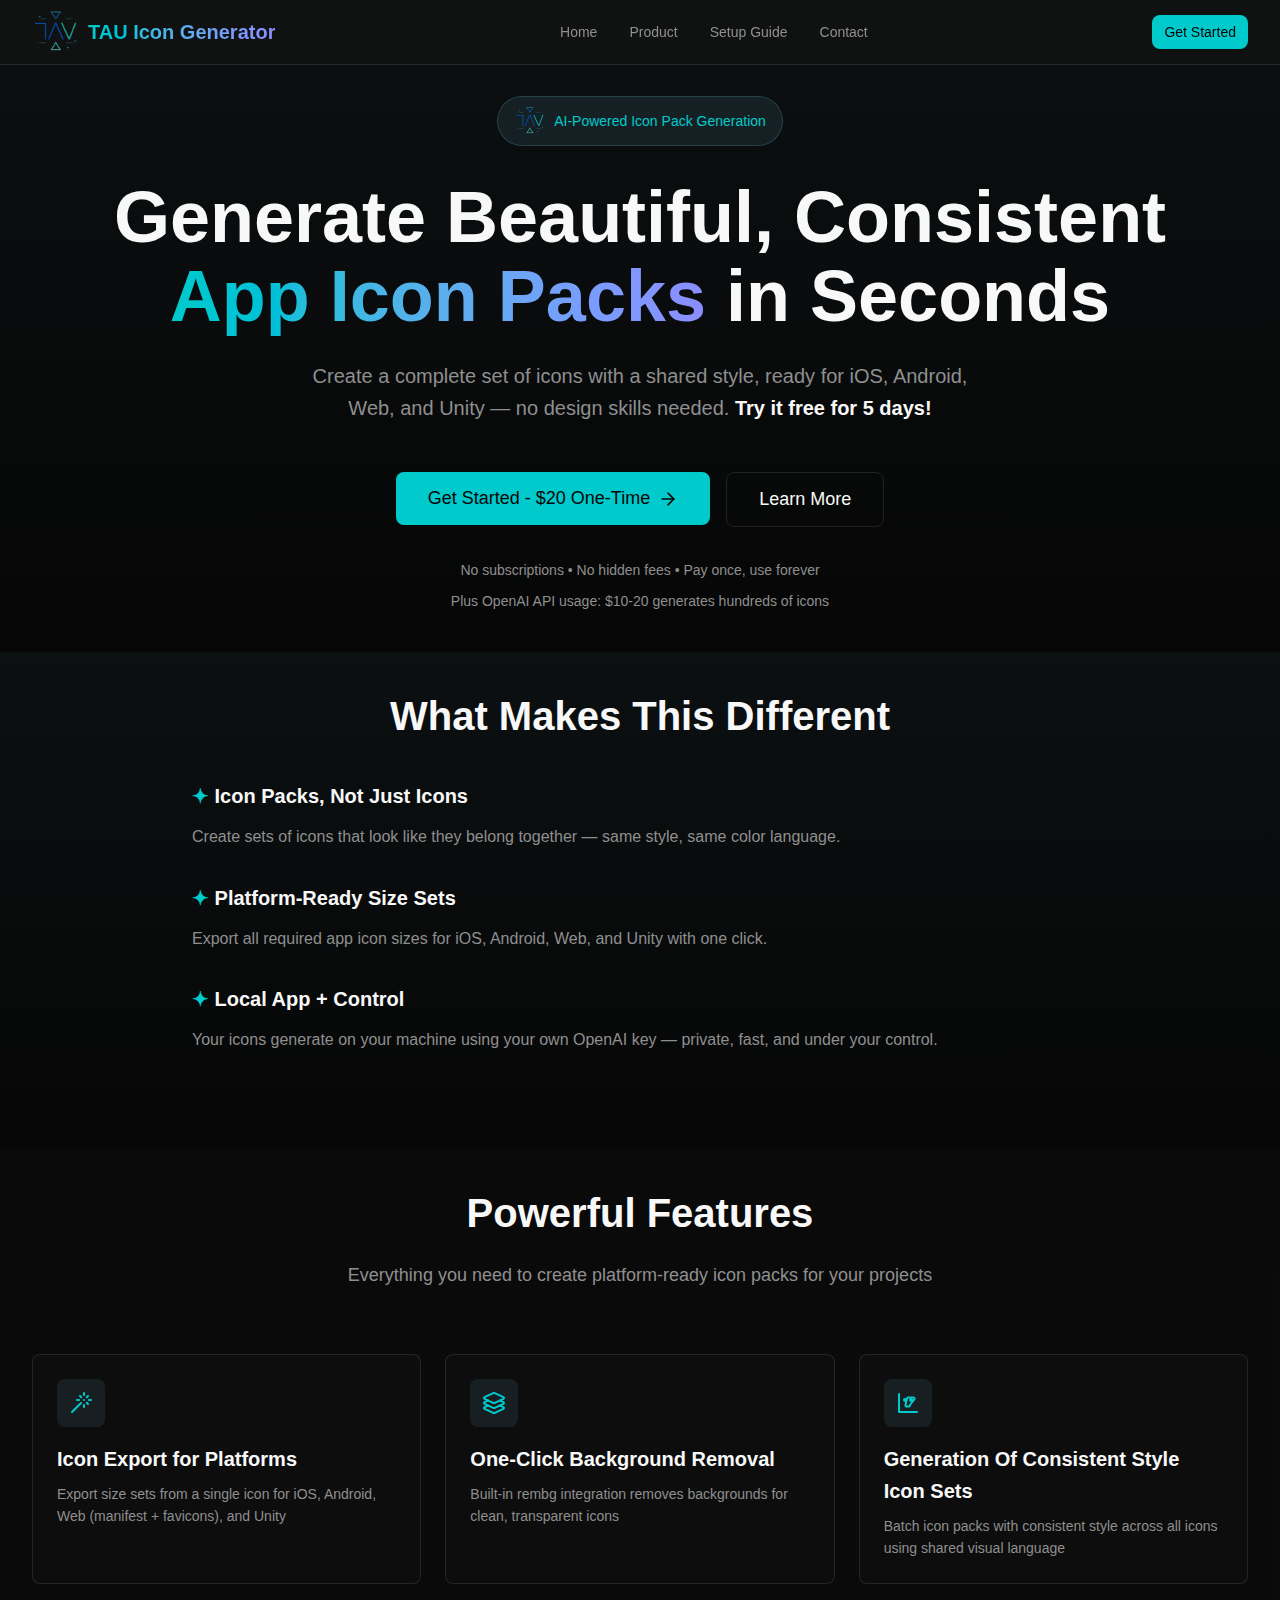
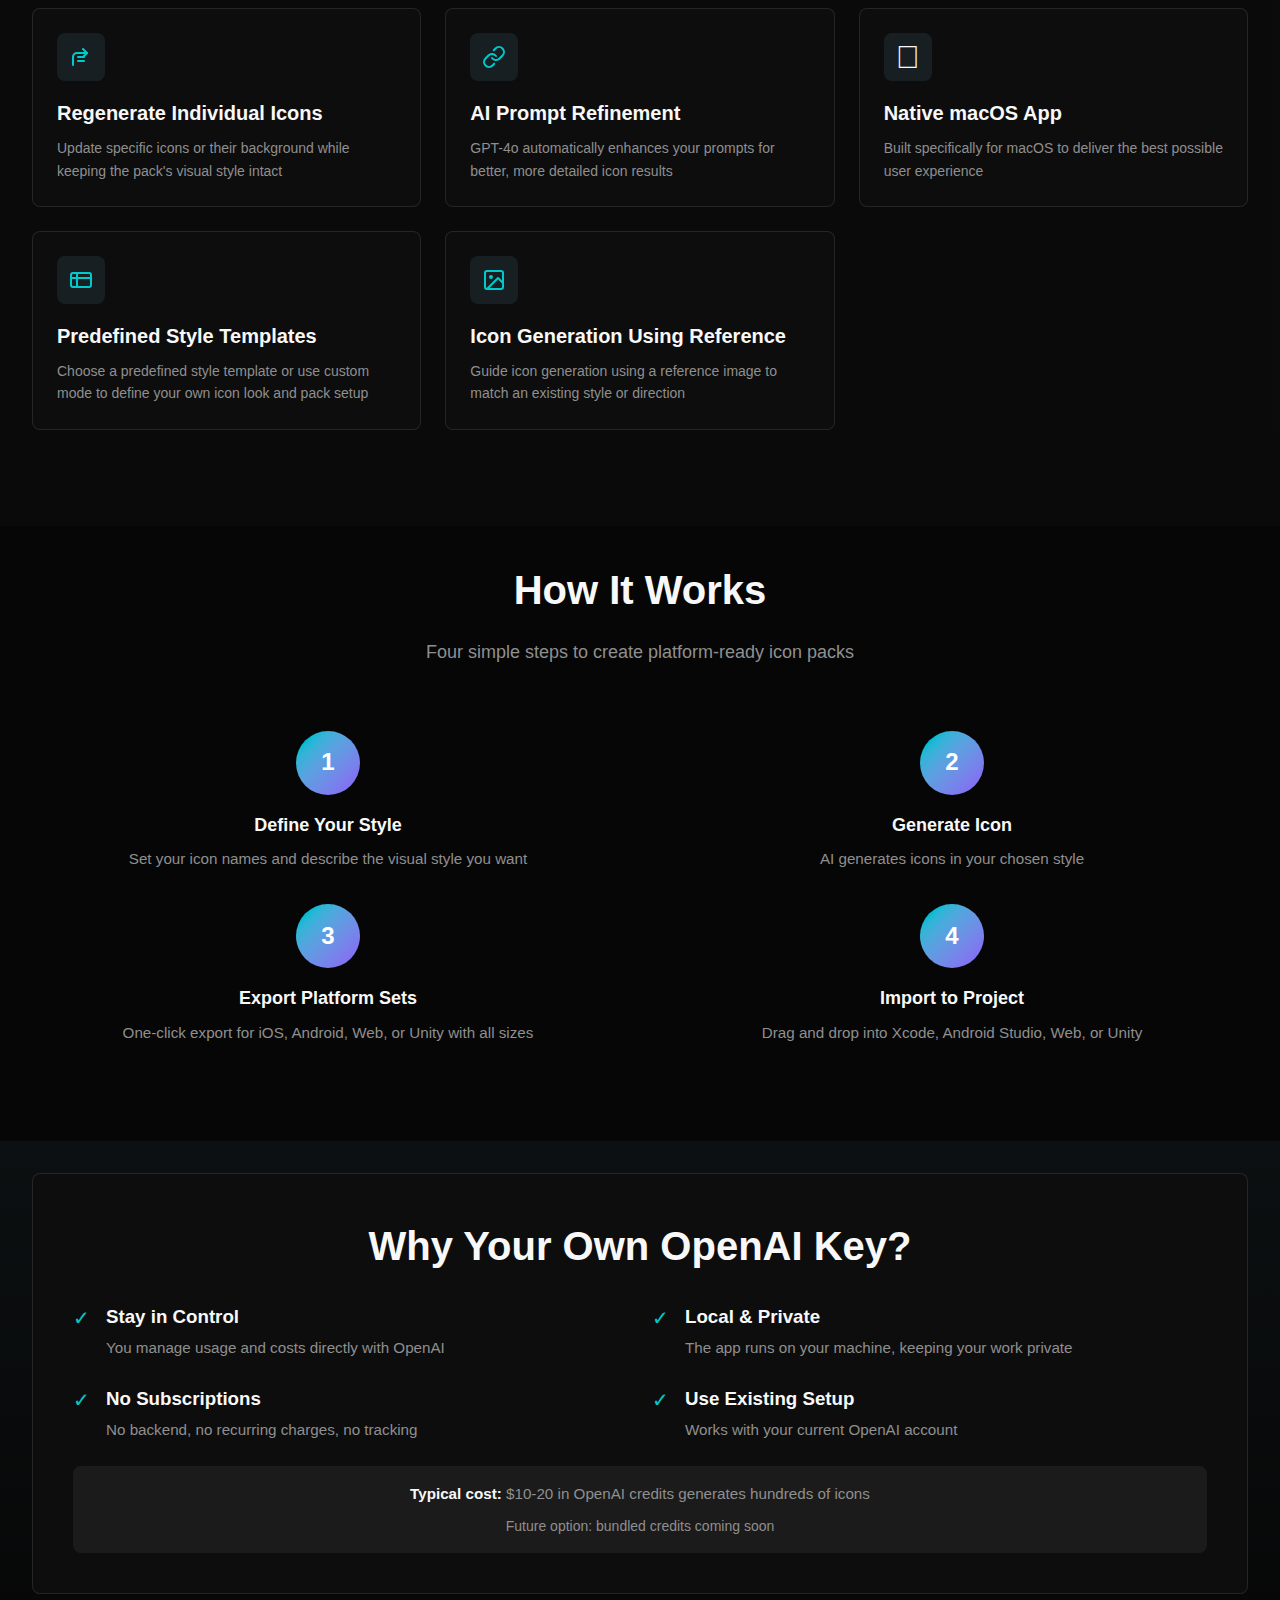
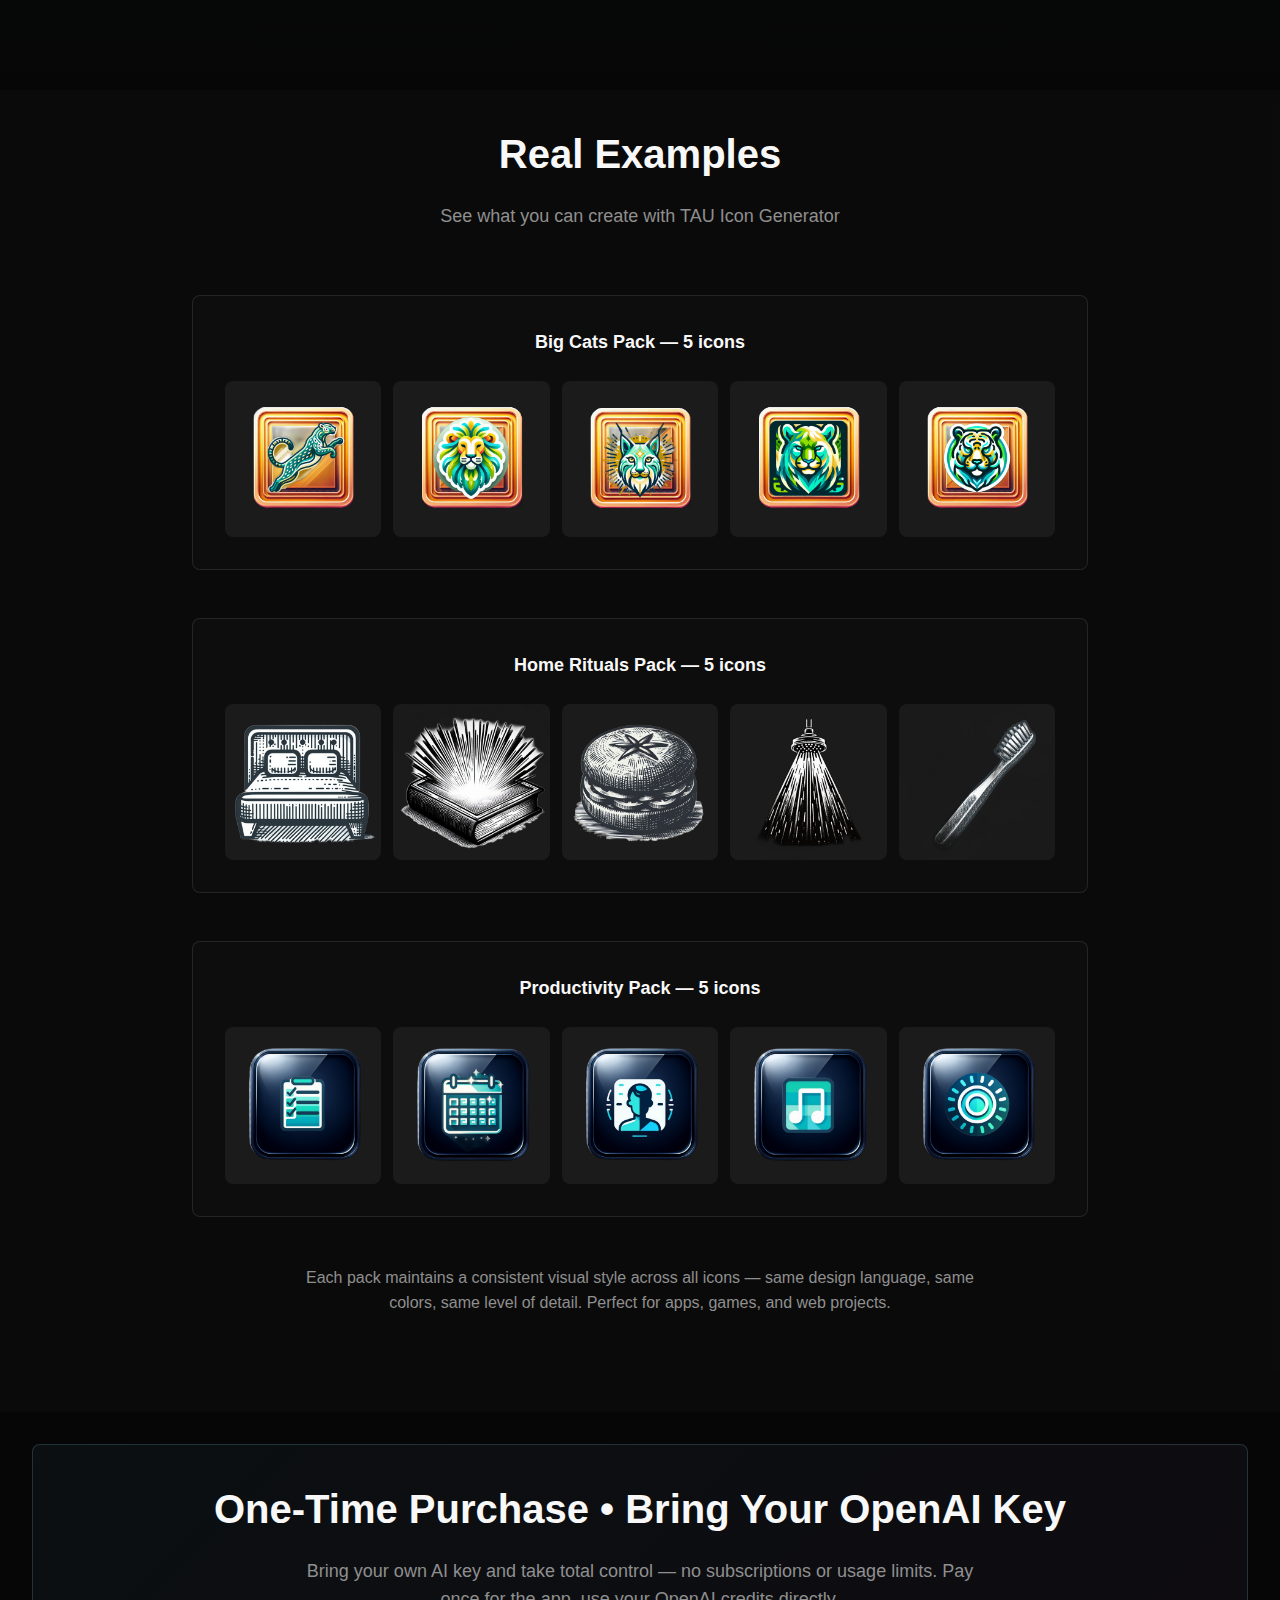
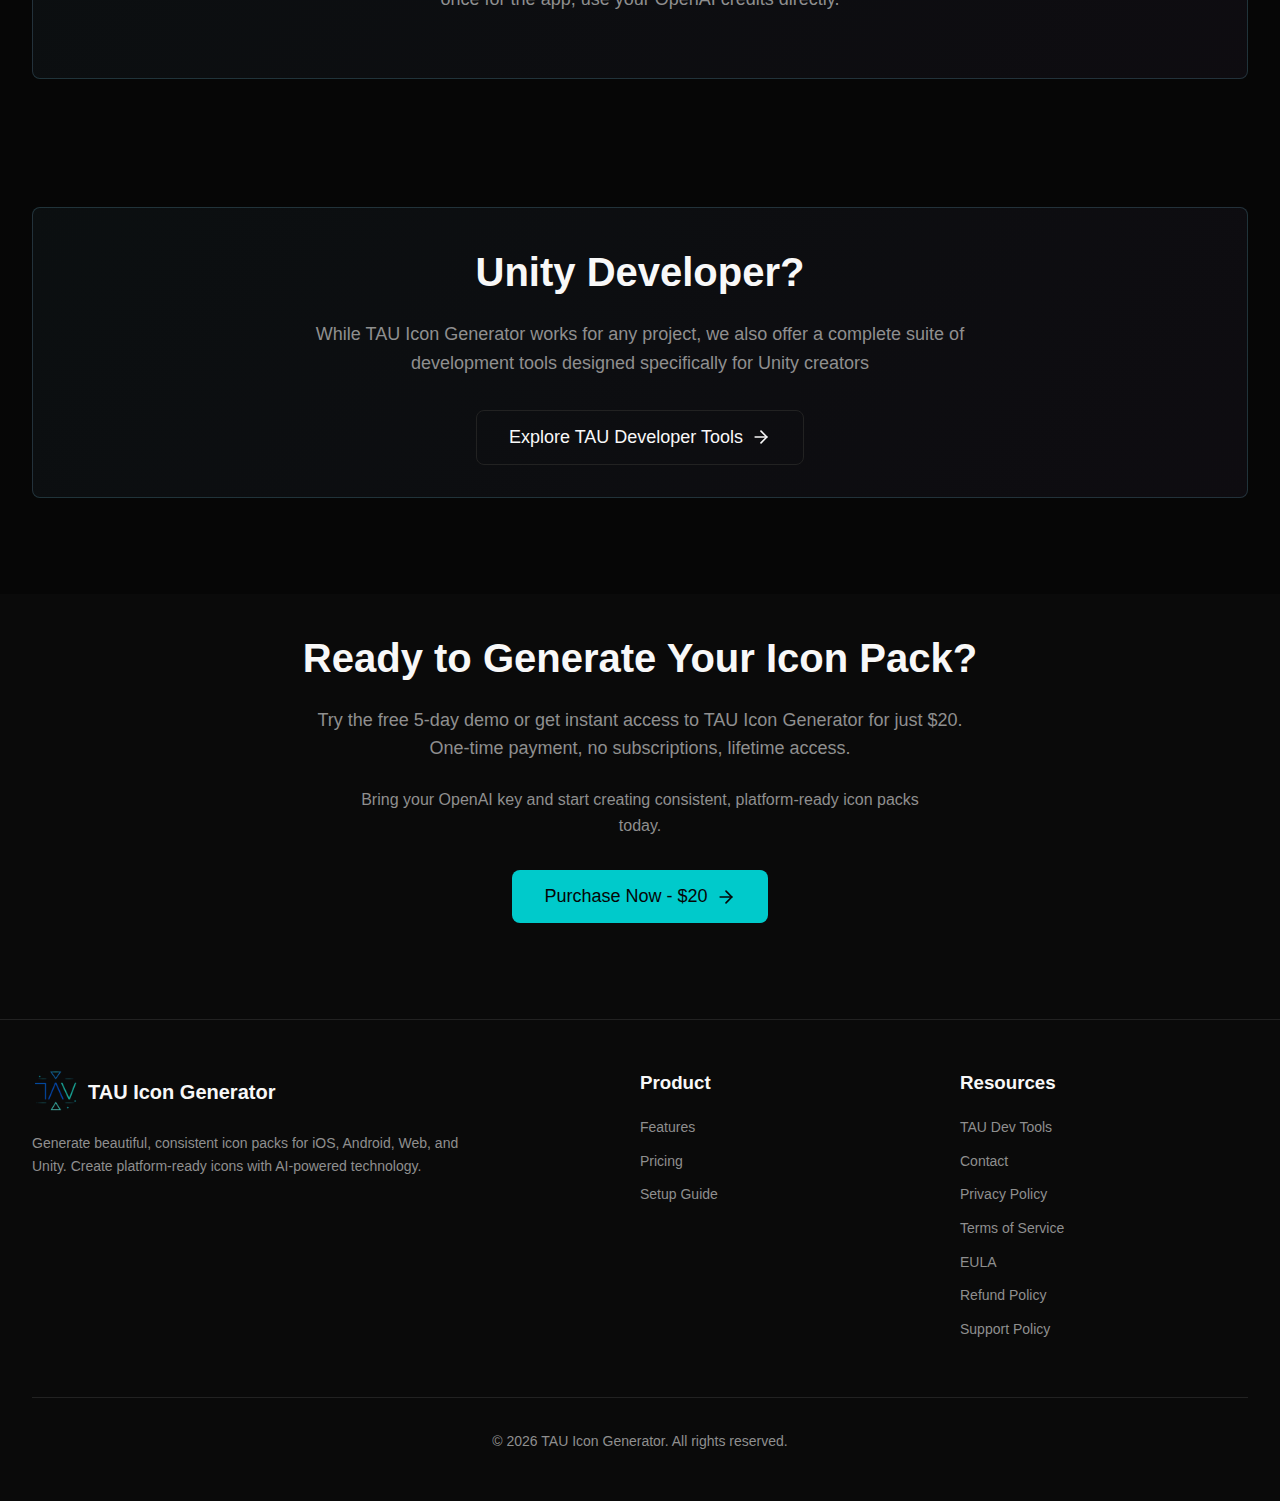
<file: index.html>
<!DOCTYPE html>
<html lang="en">
<head>
  <meta charset="UTF-8">
  <meta name="viewport" content="width=device-width, initial-scale=1.0">
  <title>TAU Icon Generator - AI-Powered Icon Creation</title>
  <meta name="description" content="Create stunning custom icons for your project using AI. One-time payment, no subscriptions.">
  <link rel="stylesheet" href="styles.css">
  <link rel="icon" href="favicon.ico" sizes="any">
  <link rel="icon" type="image/png" sizes="32x32" href="favicon-32x32.png">
  <link rel="icon" type="image/png" sizes="16x16" href="favicon-16x16.png">
  <link rel="apple-touch-icon" sizes="180x180" href="apple-touch-icon.png">
  <link rel="manifest" href="site.webmanifest">
  <!-- Google tag (gtag.js) -->
  <script async src="https://www.googletagmanager.com/gtag/js?id=AW-17561137980"></script>
  <script>
    window.dataLayer = window.dataLayer || [];
    function gtag(){dataLayer.push(arguments);}
    gtag('js', new Date());
    gtag('config', 'AW-17561137980');
  </script>
</head>
<body>
  <nav class="nav">
    <div class="container nav-container">
      <a href="index.html" class="nav-logo">
        <img src="public/appicon_nobg.png" alt="TAU" width="48" height="48" />
        <span class="nav-logo-text">TAU Icon Generator</span>
      </a>
      
      <div class="nav-links">
        <a href="index.html" class="nav-link">Home</a>
        <a href="product.html" class="nav-link">Product</a>
        <a href="guide.html" class="nav-link">Setup Guide</a>
        <a href="contact.html" class="nav-link">Contact</a>
      </div>
      
      <div id="nav-cta-container"></div>
    </div>
  </nav>

  <section class="hero">
  <div class="hero-bg"></div>
  <div class="container" style="margin-top:-6rem; margin-bottom:-2.5rem;">
      <div class="hero-content">
        <div class="hero-badge">
          <img src="public/appicon_nobg.png" alt="" aria-hidden="true" width="32" height="32" />
          AI-Powered Icon Pack Generation
        </div>

        <h1 class="hero-title text-balance">
          Generate Beautiful, Consistent <span class="gradient-text">App Icon Packs</span> in Seconds
        </h1>

        <p class="hero-description text-balance">
          Create a complete set of icons with a shared style, ready for iOS, Android, Web, and Unity — no design skills needed. <strong style="color: var(--foreground);">Try it free for 5 days!</strong>
        </p>

        <div class="hero-buttons">
          <div id="hero-cta-container"></div>
          <a href="product.html" class="btn btn-outline btn-lg">Learn More</a>
        </div>

        <div style="max-width: 42rem; margin: 0.5rem auto 0  auto;">
          <p class="hero-note" style="margin-bottom:0.25rem;">No subscriptions • No hidden fees • Pay once, use forever</p>
          <p class="hero-note" style="margin-bottom:-3rem;">Plus OpenAI API usage: $10-20 generates hundreds of icons</p>
        </div>
      </div>
    </div>
  </section>

  <section class="section section-bg">
    <div class="container" style="margin-top:-4rem;">
      <div class="max-w-4xl mx-auto text-center">
        <h2 class="section-title">What Makes This Different</h2>
        <div class="grid grid-cols-1 grid-md-3" style="gap: 2rem; margin-top: 2rem; text-align: left;">
          <div>
            <h3 style="font-size: 1.25rem; font-weight: 600; color: var(--foreground); margin-bottom: 0.75rem;">
              <span style="color: var(--primary);">✦</span> Icon Packs, Not Just Icons
            </h3>
            <p style="font-size: 1rem; color: var(--muted-foreground); line-height: 1.6;">
              Create sets of icons that look like they belong together — same style, same color language.
            </p>
          </div>
          <div>
            <h3 style="font-size: 1.25rem; font-weight: 600; color: var(--foreground); margin-bottom: 0.75rem;">
              <span style="color: var(--primary);">✦</span> Platform-Ready Size Sets
            </h3>
            <p style="font-size: 1rem; color: var(--muted-foreground); line-height: 1.6;">
              Export all required app icon sizes for iOS, Android, Web, and Unity with one click.
            </p>
          </div>
          <div>
            <h3 style="font-size: 1.25rem; font-weight: 600; color: var(--foreground); margin-bottom: 0.75rem;">
              <span style="color: var(--primary);">✦</span> Local App + Control
            </h3>
            <p style="font-size: 1rem; color: var(--muted-foreground); line-height: 1.6;">
              Your icons generate on your machine using your own OpenAI key — private, fast, and under your control.
            </p>
          </div>
        </div>
      </div>
    </div>
  </section>

  <section class="section section-card-bg">
    <div class="container" style="margin-top:-4rem;">
      <div class="text-center mb-12">
        <h2 class="section-title">Powerful Features</h2>
        <p class="section-description">
          Everything you need to create platform-ready icon packs for your projects
        </p>
      </div>

      <div class="grid grid-cols-1 grid-md-2 grid-lg-3">
        <div class="card">
          <div class="card-icon">
            <svg xmlns="http://www.w3.org/2000/svg" width="24" height="24" viewBox="0 0 24 24" fill="none" stroke="currentColor" stroke-width="2" stroke-linecap="round" stroke-linejoin="round"><path d="M15 4V2"/><path d="M15 16v-2"/><path d="M8 9h2"/><path d="M20 9h2"/><path d="M17.8 11.8 19 13"/><path d="M15 9h.01"/><path d="M17.8 6.2 19 5"/><path d="m3 21 9-9"/><path d="M12.2 6.2 11 5"/></svg>
          </div>
          <h3 class="card-title">Icon Export for Platforms</h3>
          <p class="card-description">Export size sets from a single icon for iOS, Android, Web (manifest + favicons), and Unity</p>
        </div>

        <div class="card">
          <div class="card-icon">
            <svg xmlns="http://www.w3.org/2000/svg" width="24" height="24" viewBox="0 0 24 24" fill="none" stroke="currentColor" stroke-width="2" stroke-linecap="round" stroke-linejoin="round"><path d="M12.83 2.18a2 2 0 0 0-1.66 0L2.6 6.08a1 1 0 0 0 0 1.83l8.58 3.91a2 2 0 0 0 1.66 0l8.58-3.9a1 1 0 0 0 0-1.83Z"/><path d="m6.08 9.5-3.5 1.6a1 1 0 0 0 0 1.81l8.6 3.91a2 2 0 0 0 1.65 0l8.58-3.9a1 1 0 0 0 0-1.83l-3.5-1.59"/><path d="m6.08 14.5-3.5 1.6a1 1 0 0 0 0 1.81l8.6 3.91a2 2 0 0 0 1.65 0l8.58-3.9a1 1 0 0 0 0-1.83l-3.5-1.59"/></svg>
          </div>
          <h3 class="card-title">One-Click Background Removal</h3>
          <p class="card-description">Built-in rembg integration removes backgrounds for clean, transparent icons</p>
        </div>

        <div class="card">
          <div class="card-icon">
            <svg xmlns="http://www.w3.org/2000/svg" width="24" height="24" viewBox="0 0 24 24" fill="none" stroke="currentColor" stroke-width="2" stroke-linecap="round" stroke-linejoin="round"><path d="M3 3v18h18"/><path d="M18.7 8c-.2-1-.5-1.4-1.2-1.4h-5.4c-.7 0-1 .4-1.2 1.4L9.5 14c-.2.8.1 1.5.8 1.5h2.8c.7 0 1-.7.8-1.5z"/><circle cx="9" cy="9" r="1"/><circle cx="15" cy="9" r="1"/></svg>
          </div>
          <h3 class="card-title">Generation Of Consistent Style Icon Sets</h3>
          <p class="card-description">Batch icon packs with consistent style across all icons using shared visual language</p>
        </div>

        <div class="card">
          <div class="card-icon">
            <svg xmlns="http://www.w3.org/2000/svg" width="24" height="24" viewBox="0 0 24 24" fill="none" stroke="currentColor" stroke-width="2" stroke-linecap="round" stroke-linejoin="round"><path d="M9 12h6"/><path d="M9 16h6"/><path d="m14 4 4 4-4 4"/><path d="M18 8H8a4 4 0 0 0-4 4v8"/></svg>
          </div>
          <h3 class="card-title">Regenerate Individual Icons</h3>
          <p class="card-description">Update specific icons or their background while keeping the pack's visual style intact</p>
        </div>

        <div class="card">
          <div class="card-icon">
            <svg xmlns="http://www.w3.org/2000/svg" width="24" height="24" viewBox="0 0 24 24" fill="none" stroke="currentColor" stroke-width="2" stroke-linecap="round" stroke-linejoin="round"><path d="M10 13a5 5 0 0 0 7.54.54l3-3a5 5 0 0 0-7.07-7.07l-1.72 1.71"/><path d="M14 11a5 5 0 0 0-7.54-.54l-3 3a5 5 0 0 0 7.07 7.07l1.71-1.71"/></svg>
          </div>
          <h3 class="card-title">AI Prompt Refinement</h3>
          <p class="card-description">GPT-4o automatically enhances your prompts for better, more detailed icon results</p>
        </div>

        <div class="card">
          <div class="card-icon">
            <span aria-hidden="true" style="font-size: 2rem; line-height: 1; font-weight: 600;"></span>
          </div>
          <h3 class="card-title">Native macOS App</h3>
          <p class="card-description">Built specifically for macOS to deliver the best possible user experience</p>
        </div>

        <div class="card">
          <div class="card-icon">
            <svg xmlns="http://www.w3.org/2000/svg" width="24" height="24" viewBox="0 0 24 24" fill="none" stroke="currentColor" stroke-width="2" stroke-linecap="round" stroke-linejoin="round"><rect width="20" height="14" x="2" y="5" rx="2"/><path d="M2 10h20"/><path d="M8 5v14"/></svg>
          </div>
          <h3 class="card-title">Predefined Style Templates</h3>
          <p class="card-description">Choose a predefined style template or use custom mode to define your own icon look and pack setup</p>
        </div>

        <div class="card">
          <div class="card-icon">
            <svg xmlns="http://www.w3.org/2000/svg" width="24" height="24" viewBox="0 0 24 24" fill="none" stroke="currentColor" stroke-width="2" stroke-linecap="round" stroke-linejoin="round"><rect width="18" height="18" x="3" y="3" rx="2"/><circle cx="9" cy="9" r="1"/><path d="m21 15-5-5L5 21"/></svg>
          </div>
          <h3 class="card-title">Icon Generation Using Reference</h3>
          <p class="card-description">Guide icon generation using a reference image to match an existing style or direction</p>
        </div>
      </div>
    </div>
  </section>

  <section class="section">
    <div class="container" style="margin-top:-4rem;">
      <div class="text-center mb-12">
        <h2 class="section-title">How It Works</h2>
        <p class="section-description">
          Four simple steps to create platform-ready icon packs
        </p>
      </div>
      
      <div class="grid grid-cols-1 grid-md-2 grid-lg-4" style="gap: 2rem;">
        <div class="text-center">
          <div style="display: flex; justify-content: center; align-items: center; width: 64px; height: 64px; margin: 0 auto 1rem; background: linear-gradient(135deg, var(--primary) 0%, #8b5cf6 100%); border-radius: 50%; color: white; font-size: 1.5rem; font-weight: 700;">1</div>
          <h3 style="font-size: 1.125rem; font-weight: 600; color: var(--foreground); margin-bottom: 0.5rem;">Define Your Style</h3>
          <p style="color: var(--muted-foreground); font-size: 0.95rem;">Set your icon names and describe the visual style you want</p>
        </div>
        
        <div class="text-center">
          <div style="display: flex; justify-content: center; align-items: center; width: 64px; height: 64px; margin: 0 auto 1rem; background: linear-gradient(135deg, var(--primary) 0%, #8b5cf6 100%); border-radius: 50%; color: white; font-size: 1.5rem; font-weight: 700;">2</div>
          <h3 style="font-size: 1.125rem; font-weight: 600; color: var(--foreground); margin-bottom: 0.5rem;">Generate Icon</h3>
          <p style="color: var(--muted-foreground); font-size: 0.95rem;">AI generates icons in your chosen style</p>
        </div>
        
        <div class="text-center">
          <div style="display: flex; justify-content: center; align-items: center; width: 64px; height: 64px; margin: 0 auto 1rem; background: linear-gradient(135deg, var(--primary) 0%, #8b5cf6 100%); border-radius: 50%; color: white; font-size: 1.5rem; font-weight: 700;">3</div>
          <h3 style="font-size: 1.125rem; font-weight: 600; color: var(--foreground); margin-bottom: 0.5rem;">Export Platform Sets</h3>
          <p style="color: var(--muted-foreground); font-size: 0.95rem;">One-click export for iOS, Android, Web, or Unity with all sizes</p>
        </div>
        
        <div class="text-center">
          <div style="display: flex; justify-content: center; align-items: center; width: 64px; height: 64px; margin: 0 auto 1rem; background: linear-gradient(135deg, var(--primary) 0%, #8b5cf6 100%); border-radius: 50%; color: white; font-size: 1.5rem; font-weight: 700;">4</div>
          <h3 style="font-size: 1.125rem; font-weight: 600; color: var(--foreground); margin-bottom: 0.5rem;">Import to Project</h3>
          <p style="color: var(--muted-foreground); font-size: 0.95rem;">Drag and drop into Xcode, Android Studio, Web, or Unity</p>
        </div>
      </div>
    </div>
  </section>

  <section class="section section-bg">
    <div class="container" style="margin-top:-4rem;">
      <div class="max-w-3xl mx-auto">
        <div class="card" style="padding: 2.5rem;">
          <h2 class="section-title" style="margin-bottom: 1.5rem; text-align: center;">Why Your Own OpenAI Key?</h2>
          <div class="grid grid-cols-1 grid-md-2" style="gap: 1.5rem;">
            <div style="display: flex; gap: 1rem;">
              <div style="color: var(--primary); font-size: 1.25rem;">✓</div>
              <div>
                <h3 style="font-weight: 600; color: var(--foreground); margin-bottom: 0.25rem;">Stay in Control</h3>
                <p style="color: var(--muted-foreground); font-size: 0.95rem;">You manage usage and costs directly with OpenAI</p>
              </div>
            </div>
            
            <div style="display: flex; gap: 1rem;">
              <div style="color: var(--primary); font-size: 1.25rem;">✓</div>
              <div>
                <h3 style="font-weight: 600; color: var(--foreground); margin-bottom: 0.25rem;">Local & Private</h3>
                <p style="color: var(--muted-foreground); font-size: 0.95rem;">The app runs on your machine, keeping your work private</p>
              </div>
            </div>
            
            <div style="display: flex; gap: 1rem;">
              <div style="color: var(--primary); font-size: 1.25rem;">✓</div>
              <div>
                <h3 style="font-weight: 600; color: var(--foreground); margin-bottom: 0.25rem;">No Subscriptions</h3>
                <p style="color: var(--muted-foreground); font-size: 0.95rem;">No backend, no recurring charges, no tracking</p>
              </div>
            </div>
            
            <div style="display: flex; gap: 1rem;">
              <div style="color: var(--primary); font-size: 1.25rem;">✓</div>
              <div>
                <h3 style="font-weight: 600; color: var(--foreground); margin-bottom: 0.25rem;">Use Existing Setup</h3>
                <p style="color: var(--muted-foreground); font-size: 0.95rem;">Works with your current OpenAI account</p>
              </div>
            </div>
          </div>
          
          <div style="margin-top: 1.5rem; padding: 1rem; background: var(--muted); border-radius: 0.5rem; text-align: center;">
            <p style="color: var(--muted-foreground); font-size: 0.95rem; margin-bottom: 0.5rem;">
              <strong style="color: var(--foreground);">Typical cost:</strong> $10-20 in OpenAI credits generates hundreds of icons
            </p>
            <p style="color: var(--muted-foreground); font-size: 0.875rem;">
              Future option: bundled credits coming soon
            </p>
          </div>
        </div>
      </div>
    </div>
  </section>

  <section class="section section-card-bg">
    <div class="container" style="margin-top:-4rem;">
      <div class="text-center mb-12">
        <h2 class="section-title">Real Examples</h2>
        <p class="section-description">
          See what you can create with TAU Icon Generator
        </p>
      </div>
      
      <div style="display: flex; flex-direction: column; gap: 3rem; max-width: 56rem; margin: 0 auto;">
        <!-- Big Cats Pack -->
        <div class="card" style="padding: 2rem;">
          <h3 style="font-size: 1.125rem; font-weight: 600; color: var(--foreground); margin-bottom: 1.5rem; text-align: center;">Big Cats Pack — 5 icons</h3>
          <div style="display: grid; grid-template-columns: repeat(5, 1fr); gap: 0.75rem; max-width: 100%;">
            <div style="background: var(--muted); border-radius: var(--radius); width: 100%; padding-bottom: 100%; position: relative; overflow: hidden;">
              <img src="public/examples/big-cats/leopard.png" alt="Leopard icon" style="position: absolute; top: 0; left: 0; width: 100%; height: 100%; object-fit: contain;" onerror="this.style.display='none'; this.parentElement.innerHTML='<div style=\'color: var(--muted-foreground); font-size: 0.65rem; text-align: center; padding: 0.25rem; position: absolute; top: 50%; left: 50%; transform: translate(-50%, -50%);\'>Leopard</div>';" />
            </div>
            <div style="background: var(--muted); border-radius: var(--radius); width: 100%; padding-bottom: 100%; position: relative; overflow: hidden;">
              <img src="public/examples/big-cats/lion.png" alt="Lion icon" style="position: absolute; top: 0; left: 0; width: 100%; height: 100%; object-fit: contain;" onerror="this.style.display='none'; this.parentElement.innerHTML='<div style=\'color: var(--muted-foreground); font-size: 0.65rem; text-align: center; padding: 0.25rem; position: absolute; top: 50%; left: 50%; transform: translate(-50%, -50%);\'>Lion</div>';" />
            </div>
            <div style="background: var(--muted); border-radius: var(--radius); width: 100%; padding-bottom: 100%; position: relative; overflow: hidden;">
              <img src="public/examples/big-cats/lynx.png" alt="Lynx icon" style="position: absolute; top: 0; left: 0; width: 100%; height: 100%; object-fit: contain;" onerror="this.style.display='none'; this.parentElement.innerHTML='<div style=\'color: var(--muted-foreground); font-size: 0.65rem; text-align: center; padding: 0.25rem; position: absolute; top: 50%; left: 50%; transform: translate(-50%, -50%);\'>Lynx</div>';" />
            </div>
            <div style="background: var(--muted); border-radius: var(--radius); width: 100%; padding-bottom: 100%; position: relative; overflow: hidden;">
              <img src="public/examples/big-cats/cougar.png" alt="Cougar icon" style="position: absolute; top: 0; left: 0; width: 100%; height: 100%; object-fit: contain;" onerror="this.style.display='none'; this.parentElement.innerHTML='<div style=\'color: var(--muted-foreground); font-size: 0.65rem; text-align: center; padding: 0.25rem; position: absolute; top: 50%; left: 50%; transform: translate(-50%, -50%);\'>Cougar</div>';" />
            </div>
            <div style="background: var(--muted); border-radius: var(--radius); width: 100%; padding-bottom: 100%; position: relative; overflow: hidden;">
              <img src="public/examples/big-cats/tiger.png" alt="Tiger icon" style="position: absolute; top: 0; left: 0; width: 100%; height: 100%; object-fit: contain;" onerror="this.style.display='none'; this.parentElement.innerHTML='<div style=\'color: var(--muted-foreground); font-size: 0.65rem; text-align: center; padding: 0.25rem; position: absolute; top: 50%; left: 50%; transform: translate(-50%, -50%);\'>Tiger</div>';" />
            </div>
          </div>
        </div>

        <!-- Home Rituals Pack -->
        <div class="card" style="padding: 2rem;">
          <h3 style="font-size: 1.125rem; font-weight: 600; color: var(--foreground); margin-bottom: 1.5rem; text-align: center;">Home Rituals Pack — 5 icons</h3>
          <div style="display: grid; grid-template-columns: repeat(5, 1fr); gap: 0.75rem; max-width: 100%;">
            <div style="background: var(--muted); border-radius: var(--radius); width: 100%; padding-bottom: 100%; position: relative; overflow: hidden;">
              <img src="public/examples/home-rituals/bed.png" alt="Home Rituals icon 1" style="position: absolute; top: 0; left: 0; width: 100%; height: 100%; object-fit: contain;" onerror="this.style.display='none'; this.parentElement.innerHTML='<div style=\'color: var(--muted-foreground); font-size: 0.65rem; text-align: center; padding: 0.25rem; position: absolute; top: 50%; left: 50%; transform: translate(-50%, -50%);\'>Icon 1</div>';" />
            </div>
            <div style="background: var(--muted); border-radius: var(--radius); width: 100%; padding-bottom: 100%; position: relative; overflow: hidden;">
              <img src="public/examples/home-rituals/book.png" alt="Home Rituals icon 2" style="position: absolute; top: 0; left: 0; width: 100%; height: 100%; object-fit: contain;" onerror="this.style.display='none'; this.parentElement.innerHTML='<div style=\'color: var(--muted-foreground); font-size: 0.65rem; text-align: center; padding: 0.25rem; position: absolute; top: 50%; left: 50%; transform: translate(-50%, -50%);\'>Icon 2</div>';" />
            </div>
            <div style="background: var(--muted); border-radius: var(--radius); width: 100%; padding-bottom: 100%; position: relative; overflow: hidden;">
              <img src="public/examples/home-rituals/food.png" alt="Home Rituals icon 3" style="position: absolute; top: 0; left: 0; width: 100%; height: 100%; object-fit: contain;" onerror="this.style.display='none'; this.parentElement.innerHTML='<div style=\'color: var(--muted-foreground); font-size: 0.65rem; text-align: center; padding: 0.25rem; position: absolute; top: 50%; left: 50%; transform: translate(-50%, -50%);\'>Icon 3</div>';" />
            </div>
            <div style="background: var(--muted); border-radius: var(--radius); width: 100%; padding-bottom: 100%; position: relative; overflow: hidden;">
              <img src="public/examples/home-rituals/shower.png" alt="Home Rituals icon 4" style="position: absolute; top: 0; left: 0; width: 100%; height: 100%; object-fit: contain;" onerror="this.style.display='none'; this.parentElement.innerHTML='<div style=\'color: var(--muted-foreground); font-size: 0.65rem; text-align: center; padding: 0.25rem; position: absolute; top: 50%; left: 50%; transform: translate(-50%, -50%);\'>Icon 4</div>';" />
            </div>
            <div style="background: var(--muted); border-radius: var(--radius); width: 100%; padding-bottom: 100%; position: relative; overflow: hidden;">
              <img src="public/examples/home-rituals/toothbrush.png" alt="Home Rituals icon 5" style="position: absolute; top: 0; left: 0; width: 100%; height: 100%; object-fit: contain;" onerror="this.style.display='none'; this.parentElement.innerHTML='<div style=\'color: var(--muted-foreground); font-size: 0.65rem; text-align: center; padding: 0.25rem; position: absolute; top: 50%; left: 50%; transform: translate(-50%, -50%);\'>Icon 5</div>';" />
            </div>
          </div>
        </div>

        <!-- Productivity UI Pack -->
        <div class="card" style="padding: 2rem;">
          <h3 style="font-size: 1.125rem; font-weight: 600; color: var(--foreground); margin-bottom: 1.5rem; text-align: center;">Productivity Pack — 5 icons</h3>
          <div style="display: grid; grid-template-columns: repeat(5, 1fr); gap: 0.75rem; max-width: 100%;">
            <div style="background: var(--muted); border-radius: var(--radius); width: 100%; padding-bottom: 100%; position: relative; overflow: hidden;">
              <img src="public/examples/productivity/tasks.png" alt="productivity icon 1" style="position: absolute; top: 0; left: 0; width: 100%; height: 100%; object-fit: contain;" onerror="this.style.display='none'; this.parentElement.innerHTML='<div style=\'color: var(--muted-foreground); font-size: 0.65rem; text-align: center; padding: 0.25rem; position: absolute; top: 50%; left: 50%; transform: translate(-50%, -50%);\'>Icon 1</div>';" />
            </div>
            <div style="background: var(--muted); border-radius: var(--radius); width: 100%; padding-bottom: 100%; position: relative; overflow: hidden;">
              <img src="public/examples/productivity/calendar.png" alt="productivity icon 2" style="position: absolute; top: 0; left: 0; width: 100%; height: 100%; object-fit: contain;" onerror="this.style.display='none'; this.parentElement.innerHTML='<div style=\'color: var(--muted-foreground); font-size: 0.65rem; text-align: center; padding: 0.25rem; position: absolute; top: 50%; left: 50%; transform: translate(-50%, -50%);\'>Icon 2</div>';" />
            </div>
            <div style="background: var(--muted); border-radius: var(--radius); width: 100%; padding-bottom: 100%; position: relative; overflow: hidden;">
              <img src="public/examples/productivity/profile.png" alt="productivity icon 3" style="position: absolute; top: 0; left: 0; width: 100%; height: 100%; object-fit: contain;" onerror="this.style.display='none'; this.parentElement.innerHTML='<div style=\'color: var(--muted-foreground); font-size: 0.65rem; text-align: center; padding: 0.25rem; position: absolute; top: 50%; left: 50%; transform: translate(-50%, -50%);\'>Icon 3</div>';" />
            </div>
            <div style="background: var(--muted); border-radius: var(--radius); width: 100%; padding-bottom: 100%; position: relative; overflow: hidden;">
              <img src="public/examples/productivity/music.png" alt="productivity icon 4" style="position: absolute; top: 0; left: 0; width: 100%; height: 100%; object-fit: contain;" onerror="this.style.display='none'; this.parentElement.innerHTML='<div style=\'color: var(--muted-foreground); font-size: 0.65rem; text-align: center; padding: 0.25rem; position: absolute; top: 50%; left: 50%; transform: translate(-50%, -50%);\'>Icon 4</div>';" />
            </div>
            <div style="background: var(--muted); border-radius: var(--radius); width: 100%; padding-bottom: 100%; position: relative; overflow: hidden;">
              <img src="public/examples/productivity/settings.png" alt="productivity icon 5" style="position: absolute; top: 0; left: 0; width: 100%; height: 100%; object-fit: contain;" onerror="this.style.display='none'; this.parentElement.innerHTML='<div style=\'color: var(--muted-foreground); font-size: 0.65rem; text-align: center; padding: 0.25rem; position: absolute; top: 50%; left: 50%; transform: translate(-50%, -50%);\'>Icon 4</div>';" />
            </div>
          </div>
        </div>
      </div>
      
      <div style="margin-top: 3rem; text-align: center; max-width: 42rem; margin-left: auto; margin-right: auto;">
        <p style="font-size: 1rem; color: var(--muted-foreground); line-height: 1.6;">
          Each pack maintains a consistent visual style across all icons — same design language, same colors, same level of detail. Perfect for apps, games, and web projects.
        </p>
      </div>
    </div>
  </section>

  <section class="section">
    <div class="container" style="margin-top:-4rem;">
      <div class="pricing-box text-center">
        <h2 class="section-title mb-4">One-Time Purchase • Bring Your OpenAI Key</h2>
        <p style="font-size: 1.125rem; color: var(--muted-foreground); margin-bottom: 2rem; max-width: 42rem; margin-left: auto; margin-right: auto;">
          Bring your own AI key and take total control — no subscriptions or usage limits. Pay once for the app, use your OpenAI credits directly.
        </p>
      </div>
    </div>
  </section>

  <section class="section">
    <div class="container" style="margin-top:-4rem;">
      <div class="pricing-box text-center">
        <h2 class="section-title mb-4">Unity Developer?</h2>
        <p style="font-size: 1.125rem; color: var(--muted-foreground); margin-bottom: 2rem; max-width: 42rem; margin-left: auto; margin-right: auto;">
          While TAU Icon Generator works for any project, we also offer a complete suite of development tools designed specifically for Unity creators
        </p>
        <a href="https://tau-dev-tools.github.io/tau-info/index.html" target="_blank" rel="noopener noreferrer" class="btn btn-outline btn-lg">
          Explore TAU Developer Tools
          <svg xmlns="http://www.w3.org/2000/svg" width="20" height="20" viewBox="0 0 24 24" fill="none" stroke="currentColor" stroke-width="2" stroke-linecap="round" stroke-linejoin="round" style="margin-left: 0.5rem;"><path d="M5 12h14"/><path d="m12 5 7 7-7 7"/></svg>
        </a>
      </div>
    </div>
  </section>

  <section class="section section-card-bg">
    <div class="container text-center" style="margin-top:-4rem;">
      <h2 class="section-title mb-4">Ready to Generate Your Icon Pack?</h2>
      <p style="font-size: 1.125rem; color: var(--muted-foreground); margin-bottom: 1.5rem; max-width: 42rem; margin-left: auto; margin-right: auto;">
        Try the free 5-day demo or get instant access to TAU Icon Generator for just $20. One-time payment, no subscriptions, lifetime access.
      </p>
      <p style="font-size: 1rem; color: var(--muted-foreground); margin-bottom: 2rem; max-width: 36rem; margin-left: auto; margin-right: auto;">
        Bring your OpenAI key and start creating consistent, platform-ready icon packs today.
      </p>
      <div id="final-cta-container" style="display: flex; gap: 1rem; justify-content: center; align-items: center; flex-wrap: wrap;"></div>
    </div>
  </section>

  <footer class="footer">
    <div class="container">
      <div class="footer-grid">
        <div>
          <a href="index.html" class="footer-logo">
            <img src="public/appicon_nobg.png" alt="TAU" width="48" height="48" />
            <span>TAU Icon Generator</span>
          </a>
          <p class="footer-description">
            Generate beautiful, consistent icon packs for iOS, Android, Web, and Unity. Create platform-ready icons with AI-powered technology.
          </p>
        </div>

        <div>
          <h3 class="footer-title">Product</h3>
          <ul class="footer-links">
            <li><a href="product.html">Features</a></li>
            <li><a href="product.html#purchase">Pricing</a></li>
            <li><a href="guide.html">Setup Guide</a></li>
          </ul>
        </div>

        <div>
          <h3 class="footer-title">Resources</h3>
          <ul class="footer-links">
            <li><a href="https://tau-dev-tools.github.io/tau-info/index.html" target="_blank" rel="noopener noreferrer">TAU Dev Tools</a></li>
            <li><a href="contact.html">Contact</a></li>
            <li><a href="privacy-policy.html">Privacy Policy</a></li>
            <li><a href="terms-of-service.html">Terms of Service</a></li>
            <li><a href="eula.html">EULA</a></li>
            <li><a href="refund-policy.html">Refund Policy</a></li>
            <li><a href="support-policy.html">Support Policy</a></li>
          </ul>
        </div>
      </div>

      <div class="footer-bottom">
        <p>&copy; <span id="year"></span> TAU Icon Generator. All rights reserved.</p>
      </div>
    </div>
  </footer>

  <script>
    document.getElementById('year').textContent = new Date().getFullYear();
    
    // Check if user is on macOS (desktop Mac, not iOS devices)
    function isMacOS() {
      const platform = navigator.platform.toUpperCase();
      const userAgent = navigator.userAgent.toUpperCase();
      
      // More comprehensive iOS detection (including iPad in desktop mode)
      const isIOS = /IPHONE|IPAD|IPOD/.test(userAgent) || 
                   /IPHONE|IPAD|IPOD/.test(platform) ||
                   // iPad in desktop mode detection
                   (navigator.maxTouchPoints && navigator.maxTouchPoints > 1 && /MAC/.test(platform)) ||
                   // Additional iPad detection
                   /MOBILE.*SAFARI/.test(userAgent) && /MAC/.test(platform);
      
      // Check for macOS/Mac desktop platforms
      const isMac = platform.indexOf('MAC') >= 0 || userAgent.indexOf('MAC OS X') >= 0;
      
      // Only return true for actual desktop Macs (not iOS devices)
      return isMac && !isIOS && !navigator.maxTouchPoints;
    }
    
    // Handle purchase button clicks
    function handlePurchaseClick(event) {
      if (!isMacOS()) {
        event.preventDefault();
        alert('TAU Icon Generator is currently available exclusively for macOS. Please visit this site from a Mac computer to make a purchase.');
        return false;
      }
      return true;
    }
    
    // Add click handlers to all purchase buttons
    document.addEventListener('DOMContentLoaded', function() {
      const purchaseButtons = document.querySelectorAll('a[href*="#purchase"], a[href*="purchase"]');
      purchaseButtons.forEach(button => {
        if (button.href.includes('#purchase')) {
          button.addEventListener('click', handlePurchaseClick);
        }
      });
      
      // Handle hero CTA based on macOS detection
      if (!isMacOS()) {
        // Show Learn More as primary for non-Mac users
        document.getElementById('hero-cta-container').innerHTML = `
          <a href="product.html#purchase" class="btn btn-primary btn-lg">
            Get Started - $20 One-Time
            <svg xmlns="http://www.w3.org/2000/svg" width="20" height="20" viewBox="0 0 24 24" fill="none" stroke="currentColor" stroke-width="2" stroke-linecap="round" stroke-linejoin="round" style="margin-left: 0.5rem;"><path d="M5 12h14"/><path d="m12 5 7 7-7 7"/></svg>
          </a>
        `;
      } else {
        // Show demo option for Mac users
        document.getElementById('hero-cta-container').innerHTML = `
          <a href="https://tauicongenerator.com/10/demo.pkg" class="btn btn-primary btn-lg" style="background-color: #22c55e; border-color: #22c55e;">
            <svg xmlns="http://www.w3.org/2000/svg" width="20" height="20" viewBox="0 0 24 24" fill="none" stroke="currentColor" stroke-width="2" stroke-linecap="round" stroke-linejoin="round" style="margin-right: 0.5rem;"><path d="M21 15v4a2 2 0 0 1-2 2H5a2 2 0 0 1-2-2v-4"/><polyline points="7 10 12 15 17 10"/><line x1="12" x2="12" y1="15" y2="3"/></svg>
            Try Free Demo
          </a>
        `;
      }
      
      // Handle final CTA section based on macOS detection
      if (!isMacOS()) {
        // Show only purchase button for non-Mac users
        document.getElementById('final-cta-container').innerHTML = `
          <a href="product.html#purchase" class="btn btn-primary btn-lg">
            Purchase Now - $20
            <svg xmlns="http://www.w3.org/2000/svg" width="20" height="20" viewBox="0 0 24 24" fill="none" stroke="currentColor" stroke-width="2" stroke-linecap="round" stroke-linejoin="round" style="margin-left: 0.5rem;"><path d="M5 12h14"/><path d="m12 5 7 7-7 7"/></svg>
          </a>
        `;
      } else {
        // Show both demo and purchase buttons for Mac users
        document.getElementById('final-cta-container').innerHTML = `
          <a href="https://tauicongenerator.com/10/demo.pkg" class="btn btn-primary btn-lg" style="background-color: #22c55e; border-color: #22c55e;">
            <svg xmlns="http://www.w3.org/2000/svg" width="20" height="20" viewBox="0 0 24 24" fill="none" stroke="currentColor" stroke-width="2" stroke-linecap="round" stroke-linejoin="round" style="margin-right: 0.5rem;"><path d="M21 15v4a2 2 0 0 1-2 2H5a2 2 0 0 1-2-2v-4"/><polyline points="7 10 12 15 17 10"/><line x1="12" x2="12" y1="15" y2="3"/></svg>
            Try Free Demo
          </a>
          <a href="product.html#purchase" class="btn btn-outline btn-lg">
            Purchase Now - $20
            <svg xmlns="http://www.w3.org/2000/svg" width="20" height="20" viewBox="0 0 24 24" fill="none" stroke="currentColor" stroke-width="2" stroke-linecap="round" stroke-linejoin="round" style="margin-left: 0.5rem;"><path d="M5 12h14"/><path d="m12 5 7 7-7 7"/></svg>
          </a>
        `;
      }
      
      // Handle navigation CTA based on macOS detection
      if (!isMacOS()) {
        document.getElementById('nav-cta-container').innerHTML = `<a href="product.html#purchase" class="btn btn-primary btn-sm">Get Started</a>`;
      } else {
        document.getElementById('nav-cta-container').innerHTML = `<a href="https://tauicongenerator.com/10/demo.pkg" class="btn btn-primary btn-sm" style="background-color: #22c55e; border-color: #22c55e;">Try Demo</a>`;
      }
    });
  </script>
</body>
</html>
</file>
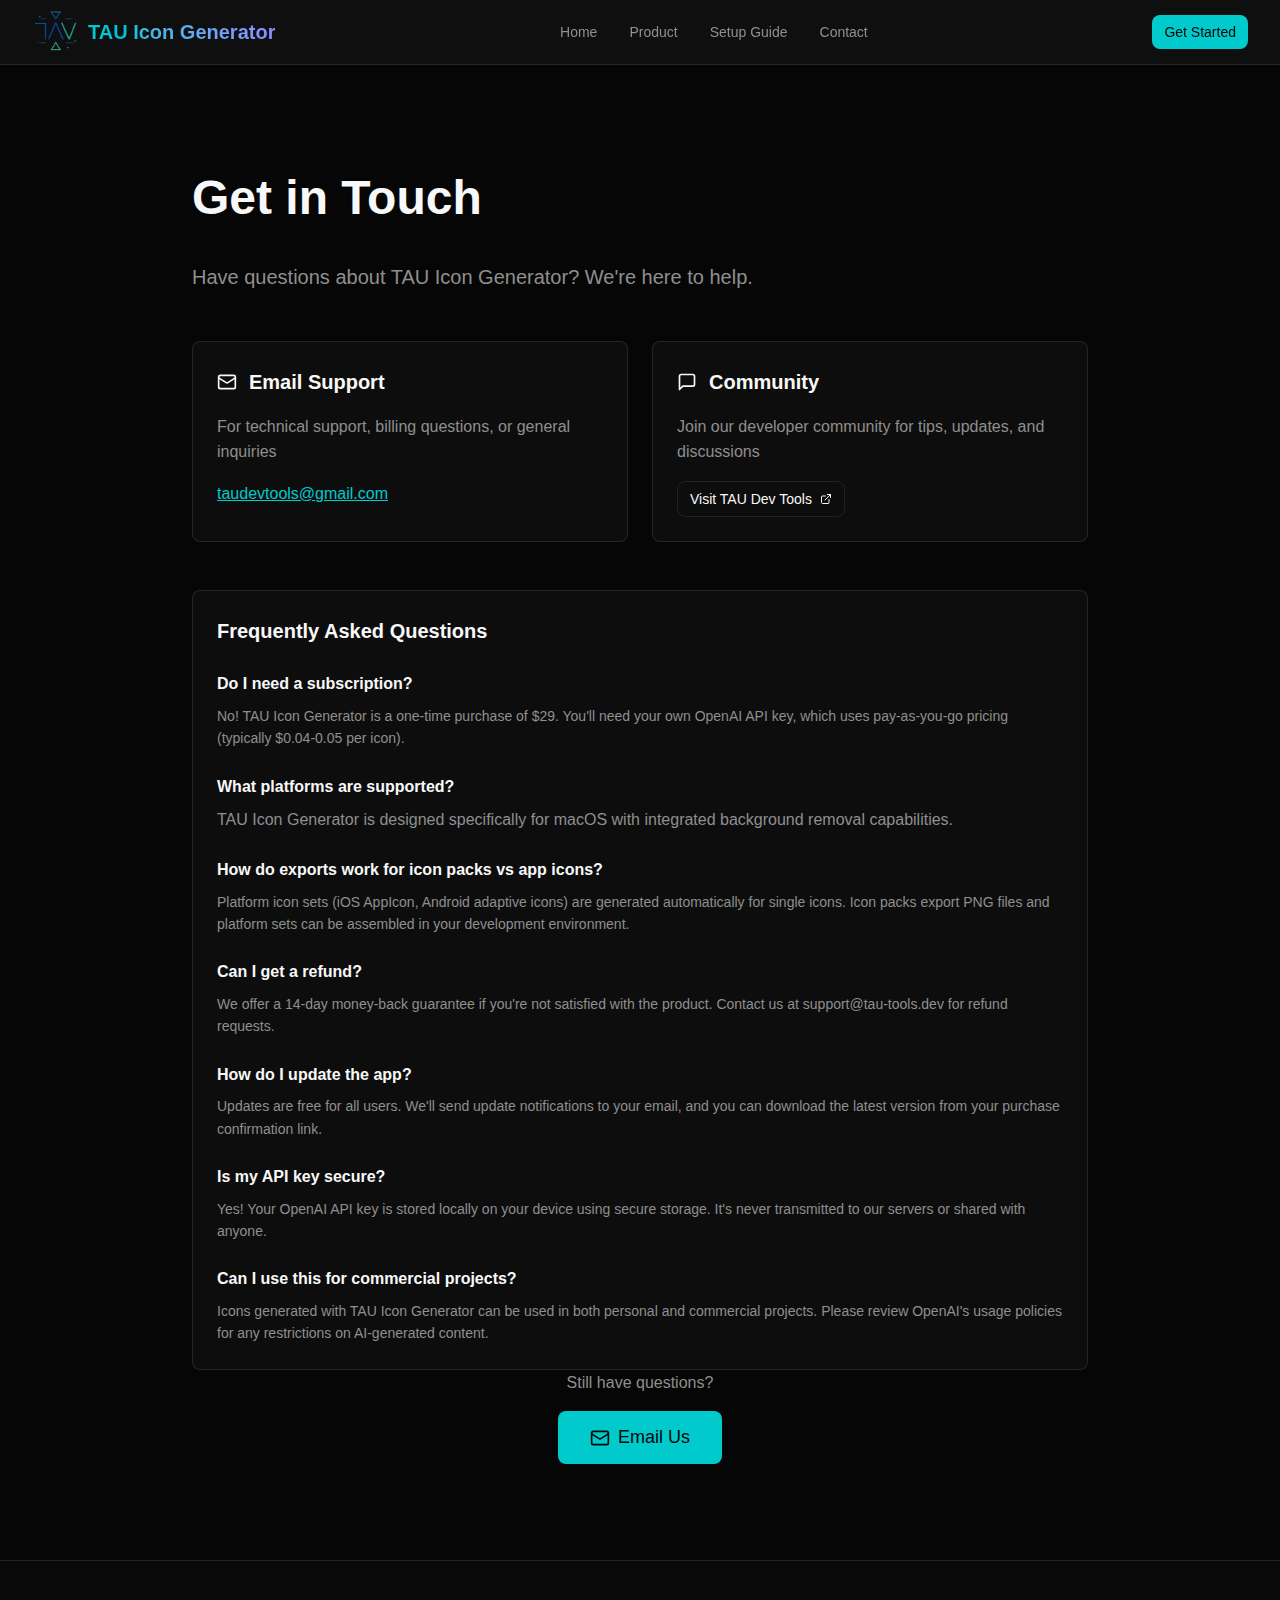
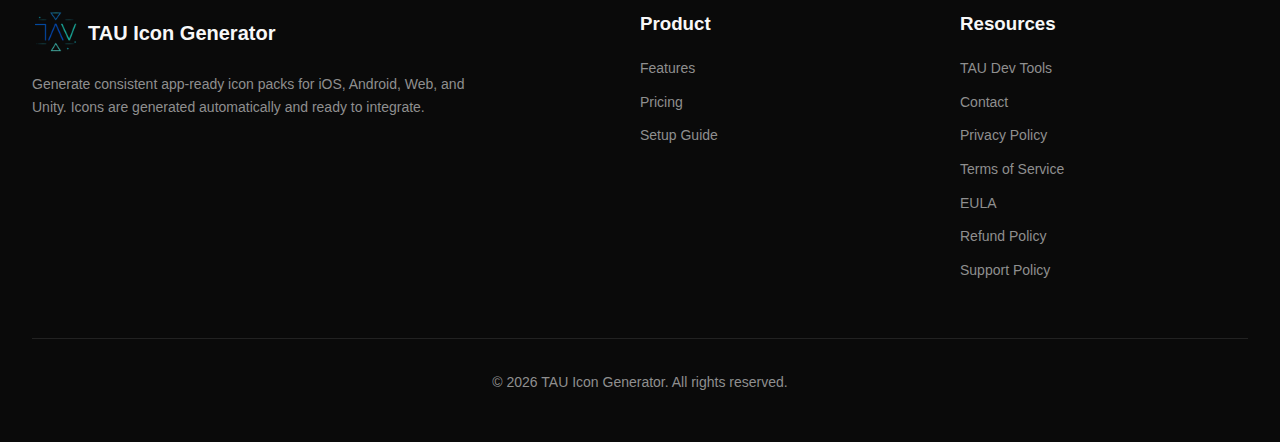
<file: contact.html>
<!DOCTYPE html>
<html lang="en">
<head>
  <meta charset="UTF-8">
  <meta name="viewport" content="width=device-width, initial-scale=1.0">
  <title>Contact - TAU Icon Generator</title>
  <meta name="description" content="Get in touch with TAU Icon Generator support. We're here to help with any questions.">
  <link rel="stylesheet" href="styles.css">
  <link rel="icon" href="favicon.ico" sizes="any">
  <link rel="icon" type="image/png" sizes="32x32" href="favicon-32x32.png">
  <link rel="icon" type="image/png" sizes="16x16" href="favicon-16x16.png">
  <link rel="apple-touch-icon" sizes="180x180" href="apple-touch-icon.png">
  <link rel="manifest" href="site.webmanifest">
  <!-- Google tag (gtag.js) -->
  <script async src="https://www.googletagmanager.com/gtag/js?id=AW-17561137980"></script>
  <script>
    window.dataLayer = window.dataLayer || [];
    function gtag(){dataLayer.push(arguments);}
    gtag('js', new Date());
    gtag('config', 'AW-17561137980');
  </script>
</head>
<body>

  <nav class="nav">
    <div class="container nav-container">
      <a href="index.html" class="nav-logo">
        <img src="public/appicon_nobg.png" alt="TAU" width="48" height="48" />
        <span class="nav-logo-text">TAU Icon Generator</span>
      </a>
      
      <div class="nav-links">
        <a href="index.html" class="nav-link">Home</a>
        <a href="product.html" class="nav-link">Product</a>
        <a href="guide.html" class="nav-link">Setup Guide</a>
        <a href="contact.html" class="nav-link">Contact</a>
      </div>
      
      <div id="nav-cta-container"></div>
    </div>
  </nav>

  <div style="padding-top: 4rem;">
    <section class="section">
      <div class="container">
        <div class="max-w-4xl mx-auto">
          <h1 style="font-size: 3rem; font-weight: 700; margin-bottom: 1.5rem;">Get in Touch</h1>
          <p style="font-size: 1.25rem; color: var(--muted-foreground); margin-bottom: 3rem;">
            Have questions about TAU Icon Generator? We're here to help.
          </p>

          <div class="grid grid-cols-1 grid-md-2 mb-12">
            <div class="card">
              <h3 class="card-title mb-4" style="display: flex; align-items: center; gap: 0.75rem;">
                <svg xmlns="http://www.w3.org/2000/svg" width="20" height="20" viewBox="0 0 24 24" fill="none" stroke="currentColor" stroke-width="2" stroke-linecap="round" stroke-linejoin="round"><rect width="20" height="16" x="2" y="4" rx="2"/><path d="m22 7-8.97 5.7a1.94 1.94 0 0 1-2.06 0L2 7"/></svg>
                Email Support
              </h3>
              <p style="color: var(--muted-foreground); margin-bottom: 1rem;">
                For technical support, billing questions, or general inquiries
              </p>
              <a href="mailto:taudevtools@gmail.com" style="color: var(--primary); font-weight: 500;">
                taudevtools@gmail.com
              </a>
            </div>

            <div class="card">
              <h3 class="card-title mb-4" style="display: flex; align-items: center; gap: 0.75rem;">
                <svg xmlns="http://www.w3.org/2000/svg" width="20" height="20" viewBox="0 0 24 24" fill="none" stroke="currentColor" stroke-width="2" stroke-linecap="round" stroke-linejoin="round"><path d="M21 15a2 2 0 0 1-2 2H7l-4 4V5a2 2 0 0 1 2-2h14a2 2 0 0 1 2 2z"/></svg>
                Community
              </h3>
              <p style="color: var(--muted-foreground); margin-bottom: 1rem;">
                Join our developer community for tips, updates, and discussions
              </p>
              <a href="https://tau-dev-tools.github.io/tau-info/index.html" target="_blank" rel="noopener noreferrer" class="btn btn-outline btn-sm">
                Visit TAU Dev Tools
                <svg xmlns="http://www.w3.org/2000/svg" width="12" height="12" viewBox="0 0 24 24" fill="none" stroke="currentColor" stroke-width="2" stroke-linecap="round" stroke-linejoin="round" style="margin-left: 0.5rem;"><path d="M18 13v6a2 2 0 0 1-2 2H5a2 2 0 0 1-2-2V8a2 2 0 0 1 2-2h6"/><polyline points="15 3 21 3 21 9"/><line x1="10" x2="21" y1="14" y2="3"/></svg>
              </a>
            </div>
          </div>

          <div class="card">
            <h2 class="card-title mb-6">Frequently Asked Questions</h2>
            <div class="space-y-6">
              <div>
                <h4 style="font-weight: 600; margin-bottom: 0.5rem;">Do I need a subscription?</h4>
                <p style="font-size: 0.875rem; color: var(--muted-foreground);">
                  No! TAU Icon Generator is a one-time purchase of $29. You'll need your own OpenAI API key, which uses pay-as-you-go pricing (typically $0.04-0.05 per icon).
                </p>
              </div>
              <div>
                <h4 style="font-weight: 600; margin-bottom: 0.5rem;">What platforms are supported?</h4>
                                <p style="color: var(--muted-foreground); margin-bottom: 1rem;">
                  TAU Icon Generator is designed specifically for macOS with integrated background removal capabilities.
                </p>
              </div>
              <div>
                <h4 style="font-weight: 600; margin-bottom: 0.5rem;">How do exports work for icon packs vs app icons?</h4>
                <p style="font-size: 0.875rem; color: var(--muted-foreground);">
                  Platform icon sets (iOS AppIcon, Android adaptive icons) are generated automatically for single icons. Icon packs export PNG files and platform sets can be assembled in your development environment.
                </p>
              </div>
              <div>
                <h4 style="font-weight: 600; margin-bottom: 0.5rem;">Can I get a refund?</h4>
                <p style="font-size: 0.875rem; color: var(--muted-foreground);">
                  We offer a 14-day money-back guarantee if you're not satisfied with the product. Contact us at support@tau-tools.dev for refund requests.
                </p>
              </div>
              <div>
                <h4 style="font-weight: 600; margin-bottom: 0.5rem;">How do I update the app?</h4>
                <p style="font-size: 0.875rem; color: var(--muted-foreground);">
                  Updates are free for all users. We'll send update notifications to your email, and you can download the latest version from your purchase confirmation link.
                </p>
              </div>
              <div>
                <h4 style="font-weight: 600; margin-bottom: 0.5rem;">Is my API key secure?</h4>
                <p style="font-size: 0.875rem; color: var(--muted-foreground);">
                  Yes! Your OpenAI API key is stored locally on your device using secure storage. It's never transmitted to our servers or shared with anyone.
                </p>
              </div>
              <div>
                <h4 style="font-weight: 600; margin-bottom: 0.5rem;">Can I use this for commercial projects?</h4>
                <p style="font-size: 0.875rem; color: var(--muted-foreground);">
                  Icons generated with TAU Icon Generator can be used in both personal and commercial projects. Please review OpenAI's usage policies for any restrictions on AI-generated content.
                </p>
              </div>
            </div>
          </div>

          <div class="mt-12 text-center">
            <p style="color: var(--muted-foreground); margin-bottom: 1rem;">Still have questions?</p>
            <a href="mailto:taudevtools@gmail.com" class="btn btn-primary btn-lg">
              <svg xmlns="http://www.w3.org/2000/svg" width="20" height="20" viewBox="0 0 24 24" fill="none" stroke="currentColor" stroke-width="2" stroke-linecap="round" stroke-linejoin="round" style="margin-right: 0.5rem;"><rect width="20" height="16" x="2" y="4" rx="2"/><path d="m22 7-8.97 5.7a1.94 1.94 0 0 1-2.06 0L2 7"/></svg>
              Email Us
            </a>
          </div>
        </div>
      </div>
    </section>
  </div>

  <footer class="footer">
    <div class="container">
      <div class="footer-grid">
        <div>
          <a href="index.html" class="footer-logo">
            <img src="public/appicon_nobg.png" alt="TAU Icon Generator" width="48" height="48" />
            <span>TAU Icon Generator</span>
          </a>
          <p class="footer-description">
            Generate consistent app-ready icon packs for iOS, Android, Web, and Unity. Icons are generated automatically and ready to integrate.
          </p>
        </div>

        <div>
          <h3 class="footer-title">Product</h3>
          <ul class="footer-links">
            <li><a href="product.html">Features</a></li>
            <li><a href="product.html#purchase">Pricing</a></li>
            <li><a href="guide.html">Setup Guide</a></li>
          </ul>
        </div>

        <div>
          <h3 class="footer-title">Resources</h3>
          <ul class="footer-links">
            <li><a href="https://tau-dev-tools.github.io/tau-info/index.html" target="_blank" rel="noopener noreferrer">TAU Dev Tools</a></li>
            <li><a href="contact.html">Contact</a></li>
            <li><a href="privacy-policy.html">Privacy Policy</a></li>
            <li><a href="terms-of-service.html">Terms of Service</a></li>
            <li><a href="eula.html">EULA</a></li>
            <li><a href="refund-policy.html">Refund Policy</a></li>
            <li><a href="support-policy.html">Support Policy</a></li>
          </ul>
        </div>
      </div>

      <div class="footer-bottom">
        <p>&copy; <span id="year"></span> TAU Icon Generator. All rights reserved.</p>
      </div>
    </div>
  </footer>

  <script>
    document.getElementById('year').textContent = new Date().getFullYear();
    
    // Check if user is on macOS (desktop Mac, not iOS devices)
    function isMacOS() {
      const platform = navigator.platform.toUpperCase();
      const userAgent = navigator.userAgent.toUpperCase();
      
      // More comprehensive iOS detection (including iPad in desktop mode)
      const isIOS = /IPHONE|IPAD|IPOD/.test(userAgent) || 
                   /IPHONE|IPAD|IPOD/.test(platform) ||
                   // iPad in desktop mode detection
                   (navigator.maxTouchPoints && navigator.maxTouchPoints > 1 && /MAC/.test(platform)) ||
                   // Additional iPad detection
                   /MOBILE.*SAFARI/.test(userAgent) && /MAC/.test(platform);
      
      // Check for macOS/Mac desktop platforms
      const isMac = platform.indexOf('MAC') >= 0 || userAgent.indexOf('MAC OS X') >= 0;
      
      // Only return true for actual desktop Macs (not iOS devices)
      return isMac && !isIOS && !navigator.maxTouchPoints;
    }
    
    // Handle purchase button clicks
    function handlePurchaseClick(event) {
      if (!isMacOS()) {
        event.preventDefault();
        alert('TAU Icon Generator is currently available exclusively for macOS. Please visit this site from a Mac computer to make a purchase.');
        return false;
      }
      return true;
    }
    
    // Add click handlers to all purchase buttons
    document.addEventListener('DOMContentLoaded', function() {
      const purchaseButtons = document.querySelectorAll('a[href*="#purchase"], a[href*="purchase"]');
      purchaseButtons.forEach(button => {
        if (button.href.includes('#purchase')) {
          button.addEventListener('click', handlePurchaseClick);
        }
      });
      
      // Handle navigation CTA based on macOS detection
      if (!isMacOS()) {
        document.getElementById('nav-cta-container').innerHTML = `<a href="product.html#purchase" class="btn btn-primary btn-sm">Get Started</a>`;
      } else {
        document.getElementById('nav-cta-container').innerHTML = `<a href="https://tauicongenerator.com/10/demo.pkg" class="btn btn-primary btn-sm" style="background-color: #22c55e; border-color: #22c55e;">Try Demo</a>`;
      }
    });
  </script>
</body>
</html>
</file>
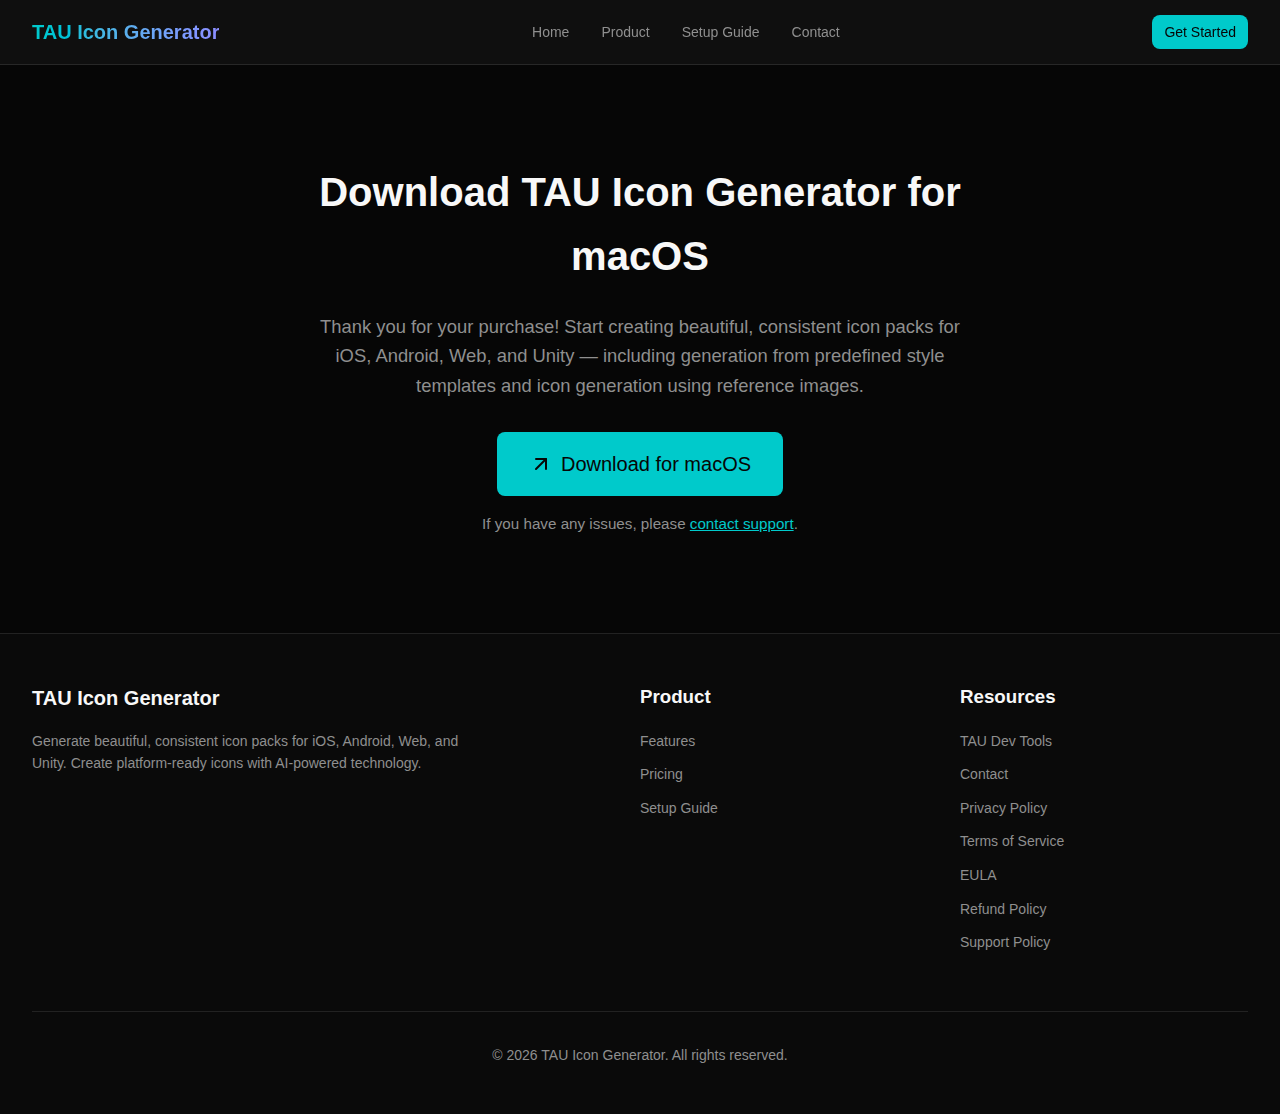
<file: download.html>
<!DOCTYPE html>
<html lang="en">
<head>
  <meta charset="UTF-8">
  <meta name="viewport" content="width=device-width, initial-scale=1.0">
  <title>Download - TAU Icon Generator</title>
  <meta name="description" content="Download TAU Icon Generator after successful payment.">
  <link rel="stylesheet" href="styles.css">
  <link rel="icon" href="favicon.ico" sizes="any">
  <link rel="icon" type="image/png" sizes="32x32" href="favicon-32x32.png">
  <link rel="icon" type="image/png" sizes="16x16" href="favicon-16x16.png">
  <link rel="apple-touch-icon" sizes="180x180" href="apple-touch-icon.png">
  <link rel="manifest" href="site.webmanifest">
  <!-- Google tag (gtag.js) -->
  <script async src="https://www.googletagmanager.com/gtag/js?id=AW-17561137980"></script>
  <script>
    window.dataLayer = window.dataLayer || [];
    function gtag(){dataLayer.push(arguments);}
    gtag('js', new Date());
    gtag('config', 'AW-17561137980');
  </script>
</head>
<body>
  <nav class="nav">
    <div class="container nav-container">
      <a href="index.html" class="nav-logo">
        <!-- ...existing logo SVG... -->
        <span class="nav-logo-text">TAU Icon Generator</span>
      </a>
      <div class="nav-links">
        <a href="index.html" class="nav-link">Home</a>
        <a href="product.html" class="nav-link">Product</a>
        <a href="guide.html" class="nav-link">Setup Guide</a>
        <a href="contact.html" class="nav-link">Contact</a>
      </div>
      <a href="#purchase" class="btn btn-primary btn-sm">Get Started</a>
    </div>
  </nav>

  <div style="padding-top: 4rem;">
    <section class="section">
      <div class="container">
        <div class="max-w-2xl mx-auto text-center">
          <h1 style="font-size: 2.5rem; font-weight: 700; margin-bottom: 1.5rem;">Download TAU Icon Generator for macOS</h1>
          <p style="font-size: 1.15rem; color: var(--muted-foreground); margin-bottom: 2rem;">
            Thank you for your purchase! Start creating beautiful, consistent icon packs for iOS, Android, Web, and Unity — including generation from predefined style templates and icon generation using reference images.
          </p>
            <script>
              // Set a cookie to indicate successful purchase
              document.cookie = "tau_purchase=success; path=/; max-age=315360000"; // 10 years

              // Set a cookie to indicate successful purchase
              document.cookie = "tau_purchase=success; path=/; max-age=31536000"; // 1 year
            </script>
          <a href="https://www.tauicongenerator.com/10/9957fd32359ed1295d77d161fcb1370f.pkg" class="btn btn-primary w-full" style="font-size:1.25rem; padding:1rem 2rem;">
            <svg xmlns="http://www.w3.org/2000/svg" width="24" height="24" viewBox="0 0 24 24" fill="none" stroke="currentColor" stroke-width="2" stroke-linecap="round" stroke-linejoin="round" style="margin-right: 0.5rem;"><path d="M7 17L17 7"/><path d="M7 7h10v10"/></svg>
            Download for macOS
          </a>
          <p style="color: var(--muted-foreground); margin-top: 1rem; font-size: 0.95rem;">If you have any issues, please <a href="contact.html" style="color: var(--primary);">contact support</a>.</p>
        </div>
      </div>
    </section>
  </div>

  <footer class="footer">
    <div class="container">
      <div class="footer-grid">
        <div>
          <a href="index.html" class="footer-logo">
            <!-- ...existing logo SVG... -->
            <span>TAU Icon Generator</span>
          </a>
          <p class="footer-description">
            Generate beautiful, consistent icon packs for iOS, Android, Web, and Unity. Create platform-ready icons with AI-powered technology.
          </p>
        </div>
        <div>
          <h3 class="footer-title">Product</h3>
          <ul class="footer-links">
            <li><a href="product.html">Features</a></li>
            <li><a href="product.html#purchase">Pricing</a></li>
            <li><a href="guide.html">Setup Guide</a></li>
          </ul>
        </div>
        <div>
          <h3 class="footer-title">Resources</h3>
          <ul class="footer-links">
            <li><a href="https://tau-dev-tools.github.io/tau-info/index.html" target="_blank" rel="noopener noreferrer">TAU Dev Tools</a></li>
            <li><a href="contact.html">Contact</a></li>
            <li><a href="privacy-policy.html">Privacy Policy</a></li>
            <li><a href="terms-of-service.html">Terms of Service</a></li>
            <li><a href="eula.html">EULA</a></li>
            <li><a href="refund-policy.html">Refund Policy</a></li>
            <li><a href="support-policy.html">Support Policy</a></li>
          </ul>
        </div>
      </div>
      <div class="footer-bottom">
        <p>&copy; <span id="year"></span> TAU Icon Generator. All rights reserved.</p>
      </div>
    </div>
  </footer>
  <script>
    document.getElementById('year').textContent = new Date().getFullYear();
  </script>
</body>
</html>
</file>
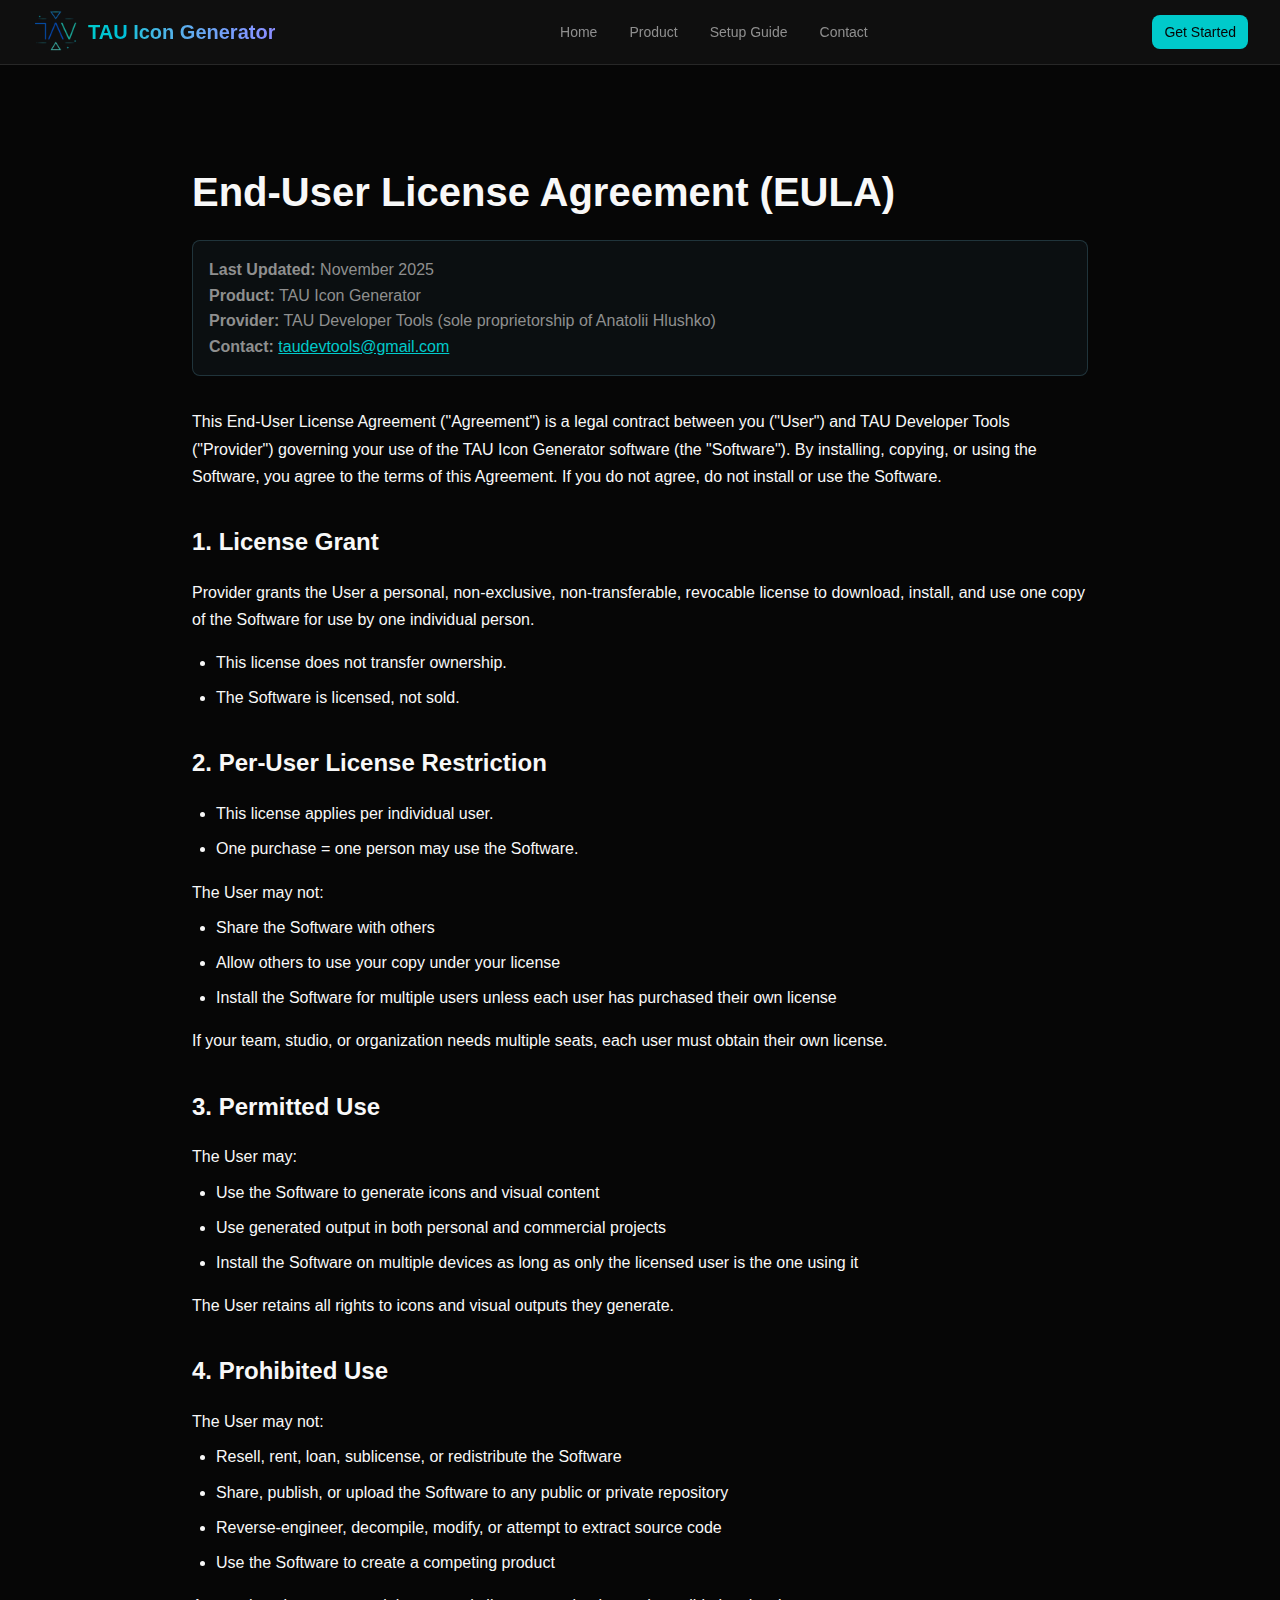
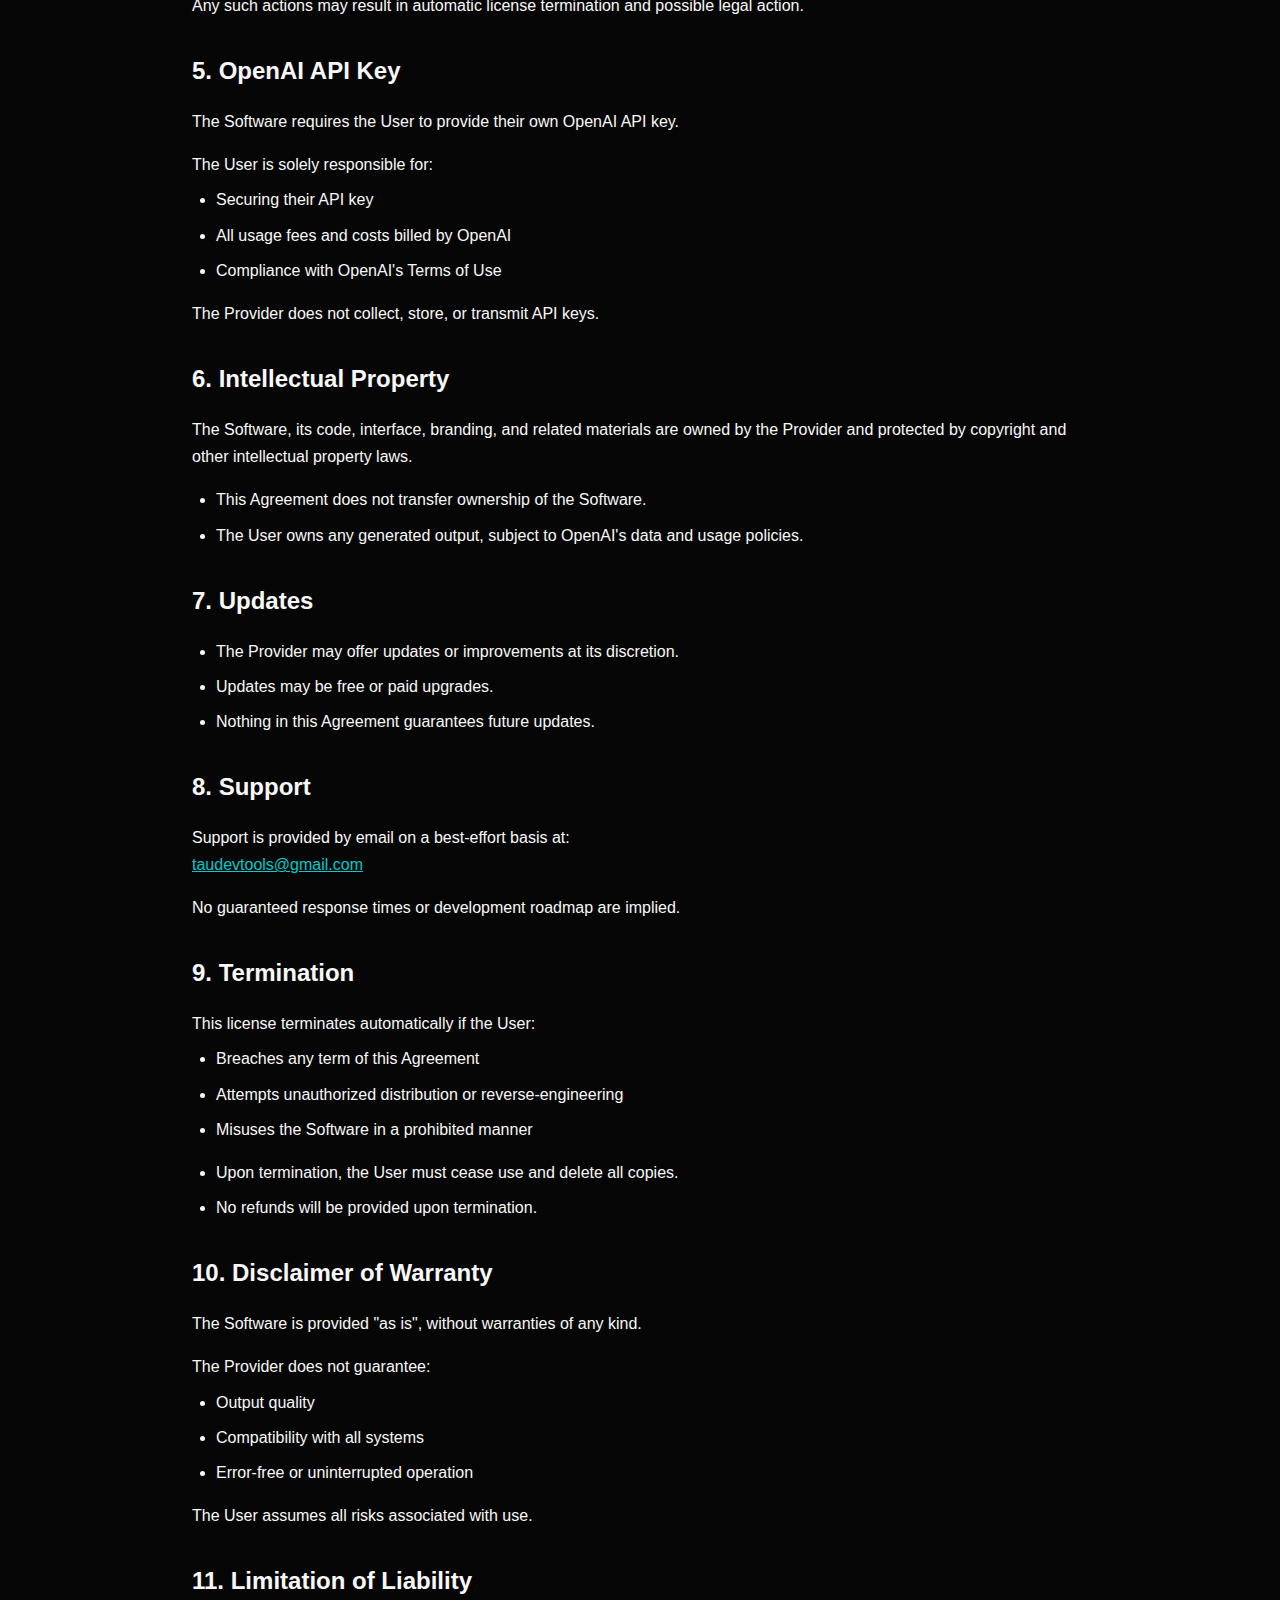
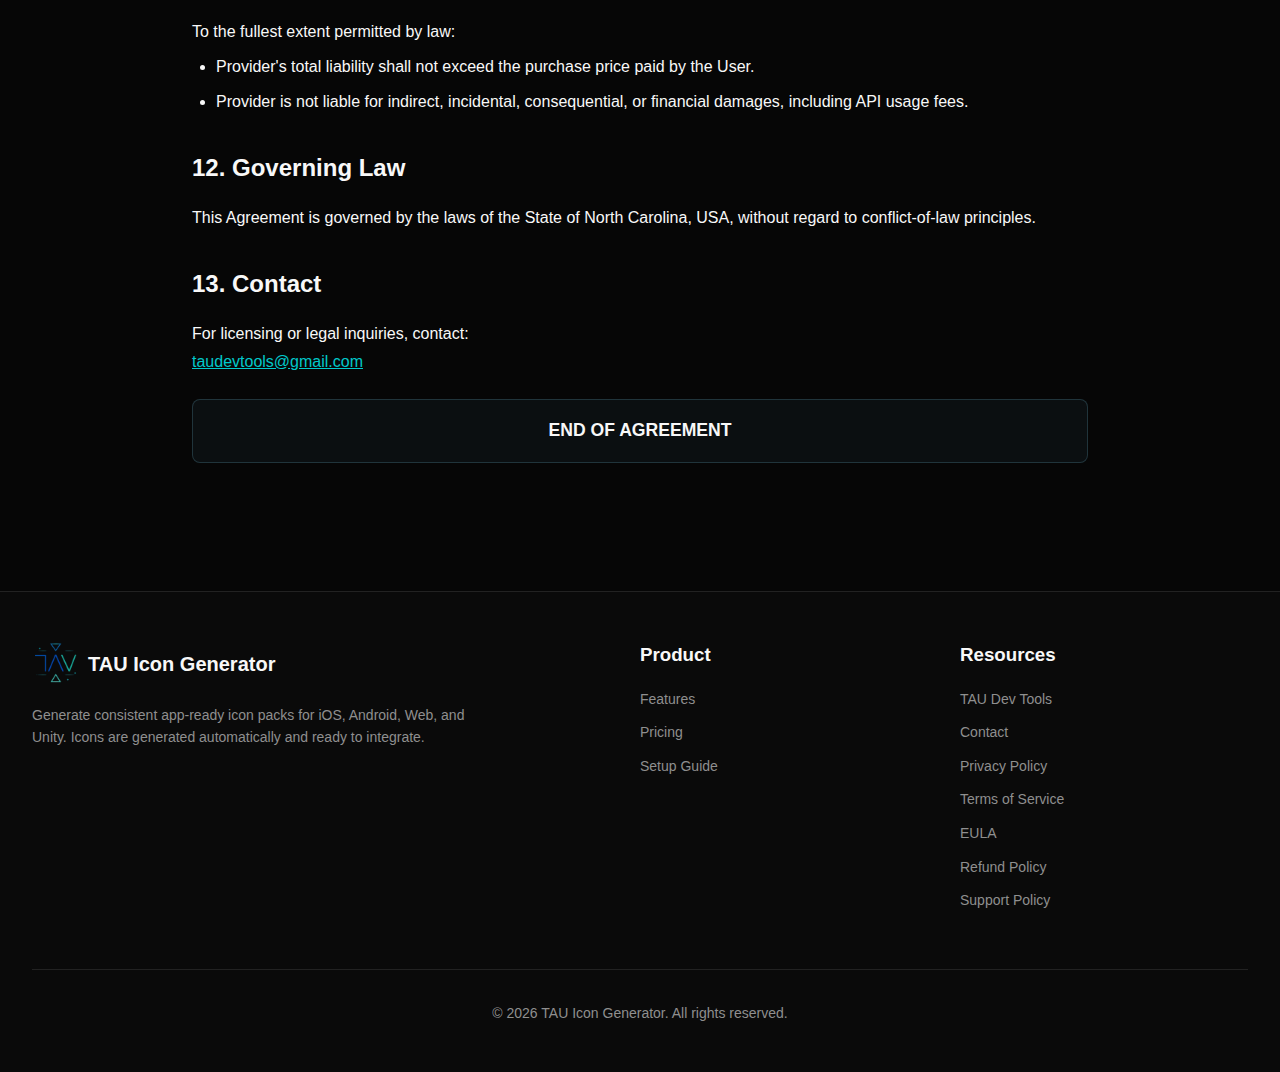
<file: eula.html>
<!DOCTYPE html>
<html lang="en">
<head>
  <meta charset="UTF-8">
  <meta name="viewport" content="width=device-width, initial-scale=1.0">
  <title>End-User License Agreement (EULA) - TAU Icon Generator</title>
  <meta name="description" content="End-User License Agreement for TAU Icon Generator - Software license terms and conditions.">
  <link rel="canonical" href="https://www.tauicongenerator.com/eula.html">
  <meta name="robots" content="index,follow,max-image-preview:large">

  <meta property="og:type" content="article">
  <meta property="og:site_name" content="TAU Icon Generator">
  <meta property="og:title" content="End-User License Agreement (EULA) - TAU Icon Generator">
  <meta property="og:description" content="End-User License Agreement for TAU Icon Generator - Software license terms and conditions.">
  <meta property="og:url" content="https://www.tauicongenerator.com/eula.html">
  <meta property="og:image" content="https://www.tauicongenerator.com/public/appicon.png">
  <meta property="og:image:alt" content="TAU Icon Generator app icon">

  <meta name="twitter:card" content="summary_large_image">
  <meta name="twitter:title" content="End-User License Agreement (EULA) - TAU Icon Generator">
  <meta name="twitter:description" content="End-User License Agreement for TAU Icon Generator - Software license terms and conditions.">
  <meta name="twitter:image" content="https://www.tauicongenerator.com/public/appicon.png">

  <script type="application/ld+json">
    {
      "@context": "https://schema.org",
      "@graph": [
        {
          "@type": "Organization",
          "@id": "https://www.tauicongenerator.com/#organization",
          "name": "TAU Developer Tools",
          "url": "https://www.tauicongenerator.com/",
          "brand": {
            "@type": "Brand",
            "name": "TAU Icon Generator"
          }
        },
        {
          "@type": "WebSite",
          "@id": "https://www.tauicongenerator.com/#website",
          "url": "https://www.tauicongenerator.com/",
          "name": "TAU Icon Generator",
          "publisher": {
            "@id": "https://www.tauicongenerator.com/#organization"
          }
        },
        {
          "@type": "WebPage",
          "@id": "https://www.tauicongenerator.com/eula.html#webpage",
          "url": "https://www.tauicongenerator.com/eula.html",
          "name": "End-User License Agreement (EULA) - TAU Icon Generator",
          "isPartOf": {
            "@id": "https://www.tauicongenerator.com/#website"
          }
        }
      ]
    }
  </script>
  <link rel="stylesheet" href="styles.css">
  <link rel="icon" href="favicon.ico" sizes="any">
  <link rel="icon" type="image/png" sizes="32x32" href="favicon-32x32.png">
  <link rel="icon" type="image/png" sizes="16x16" href="favicon-16x16.png">
  <link rel="apple-touch-icon" sizes="180x180" href="apple-touch-icon.png">
  <link rel="manifest" href="site.webmanifest">
  <!-- Google tag (gtag.js) -->
  <script async src="https://www.googletagmanager.com/gtag/js?id=AW-17561137980"></script>
  <script>
    window.dataLayer = window.dataLayer || [];
    function gtag(){dataLayer.push(arguments);}
    gtag('js', new Date());
    gtag('config', 'AW-17561137980');
  </script>
</head>
<body>
  <nav class="nav">
    <div class="container nav-container">
      <a href="index.html" class="nav-logo">
        <img src="public/appicon_nobg.png" alt="TAU" width="48" height="48" />
        <span class="nav-logo-text">TAU Icon Generator</span>
      </a>
      
      <div class="nav-links">
        <a href="index.html" class="nav-link">Home</a>
        <a href="product.html" class="nav-link">Product</a>
        <a href="guide.html" class="nav-link">Setup Guide</a>
        <a href="contact.html" class="nav-link">Contact</a>
      </div>
      
      <a href="product.html#purchase" class="btn btn-primary btn-sm">Get Started</a>
    </div>
  </nav>

  <div style="padding-top: 4rem;">
    <section class="section">
      <div class="container">
        <div class="max-w-4xl mx-auto">
          <h1 style="font-size: 2.5rem; font-weight: 700; margin-bottom: 1rem;">End-User License Agreement (EULA)</h1>
          
          <div style="margin-bottom: 2rem; padding: 1rem; background-color: rgba(120, 200, 230, 0.05); border: 1px solid rgba(120, 200, 230, 0.2); border-radius: var(--radius);">
            <p style="margin: 0; color: var(--muted-foreground);">
              <strong>Last Updated:</strong> November 2025<br>
              <strong>Product:</strong> TAU Icon Generator<br>
              <strong>Provider:</strong> TAU Developer Tools (sole proprietorship of Anatolii Hlushko)<br>
              <strong>Contact:</strong> <a href="mailto:taudevtools@gmail.com" style="color: var(--primary);">taudevtools@gmail.com</a>
            </p>
          </div>

          <div style="line-height: 1.7; color: var(--foreground);">
            <p style="margin-bottom: 2rem;">
              This End-User License Agreement ("Agreement") is a legal contract between you ("User") and TAU Developer Tools ("Provider") governing your use of the TAU Icon Generator software (the "Software"). By installing, copying, or using the Software, you agree to the terms of this Agreement. If you do not agree, do not install or use the Software.
            </p>

            <h2 style="font-size: 1.5rem; font-weight: 600; margin-bottom: 1rem; margin-top: 2rem;">1. License Grant</h2>
            
            <p style="margin-bottom: 1rem;">
              Provider grants the User a personal, non-exclusive, non-transferable, revocable license to download, install, and use one copy of the Software for use by one individual person.
            </p>
            
            <ul style="margin-left: 1.5rem; margin-bottom: 1.5rem;">
              <li style="margin-bottom: 0.5rem;">This license does not transfer ownership.</li>
              <li style="margin-bottom: 0.5rem;">The Software is licensed, not sold.</li>
            </ul>

            <h2 style="font-size: 1.5rem; font-weight: 600; margin-bottom: 1rem; margin-top: 2rem;">2. Per-User License Restriction</h2>
            
            <ul style="margin-left: 1.5rem; margin-bottom: 1rem;">
              <li style="margin-bottom: 0.5rem;">This license applies per individual user.</li>
              <li style="margin-bottom: 0.5rem;">One purchase = one person may use the Software.</li>
            </ul>
            
            <p style="margin-bottom: 0.5rem;">The User may not:</p>
            <ul style="margin-left: 1.5rem; margin-bottom: 1rem;">
              <li style="margin-bottom: 0.5rem;">Share the Software with others</li>
              <li style="margin-bottom: 0.5rem;">Allow others to use your copy under your license</li>
              <li style="margin-bottom: 0.5rem;">Install the Software for multiple users unless each user has purchased their own license</li>
            </ul>
            
            <p style="margin-bottom: 1.5rem;">
              If your team, studio, or organization needs multiple seats, each user must obtain their own license.
            </p>

            <h2 style="font-size: 1.5rem; font-weight: 600; margin-bottom: 1rem; margin-top: 2rem;">3. Permitted Use</h2>
            
            <p style="margin-bottom: 0.5rem;">The User may:</p>
            <ul style="margin-left: 1.5rem; margin-bottom: 1rem;">
              <li style="margin-bottom: 0.5rem;">Use the Software to generate icons and visual content</li>
              <li style="margin-bottom: 0.5rem;">Use generated output in both personal and commercial projects</li>
              <li style="margin-bottom: 0.5rem;">Install the Software on multiple devices as long as only the licensed user is the one using it</li>
            </ul>
            
            <p style="margin-bottom: 1.5rem;">
              The User retains all rights to icons and visual outputs they generate.
            </p>

            <h2 style="font-size: 1.5rem; font-weight: 600; margin-bottom: 1rem; margin-top: 2rem;">4. Prohibited Use</h2>
            
            <p style="margin-bottom: 0.5rem;">The User may not:</p>
            <ul style="margin-left: 1.5rem; margin-bottom: 1rem;">
              <li style="margin-bottom: 0.5rem;">Resell, rent, loan, sublicense, or redistribute the Software</li>
              <li style="margin-bottom: 0.5rem;">Share, publish, or upload the Software to any public or private repository</li>
              <li style="margin-bottom: 0.5rem;">Reverse-engineer, decompile, modify, or attempt to extract source code</li>
              <li style="margin-bottom: 0.5rem;">Use the Software to create a competing product</li>
            </ul>
            
            <p style="margin-bottom: 1.5rem;">
              Any such actions may result in automatic license termination and possible legal action.
            </p>

            <h2 style="font-size: 1.5rem; font-weight: 600; margin-bottom: 1rem; margin-top: 2rem;">5. OpenAI API Key</h2>
            
            <p style="margin-bottom: 1rem;">
              The Software requires the User to provide their own OpenAI API key.
            </p>
            
            <p style="margin-bottom: 0.5rem;">The User is solely responsible for:</p>
            <ul style="margin-left: 1.5rem; margin-bottom: 1rem;">
              <li style="margin-bottom: 0.5rem;">Securing their API key</li>
              <li style="margin-bottom: 0.5rem;">All usage fees and costs billed by OpenAI</li>
              <li style="margin-bottom: 0.5rem;">Compliance with OpenAI's Terms of Use</li>
            </ul>
            
            <p style="margin-bottom: 1.5rem;">
              The Provider does not collect, store, or transmit API keys.
            </p>

            <h2 style="font-size: 1.5rem; font-weight: 600; margin-bottom: 1rem; margin-top: 2rem;">6. Intellectual Property</h2>
            
            <p style="margin-bottom: 1rem;">
              The Software, its code, interface, branding, and related materials are owned by the Provider and protected by copyright and other intellectual property laws.
            </p>
            
            <ul style="margin-left: 1.5rem; margin-bottom: 1.5rem;">
              <li style="margin-bottom: 0.5rem;">This Agreement does not transfer ownership of the Software.</li>
              <li style="margin-bottom: 0.5rem;">The User owns any generated output, subject to OpenAI's data and usage policies.</li>
            </ul>

            <h2 style="font-size: 1.5rem; font-weight: 600; margin-bottom: 1rem; margin-top: 2rem;">7. Updates</h2>
            
            <ul style="margin-left: 1.5rem; margin-bottom: 1.5rem;">
              <li style="margin-bottom: 0.5rem;">The Provider may offer updates or improvements at its discretion.</li>
              <li style="margin-bottom: 0.5rem;">Updates may be free or paid upgrades.</li>
              <li style="margin-bottom: 0.5rem;">Nothing in this Agreement guarantees future updates.</li>
            </ul>

            <h2 style="font-size: 1.5rem; font-weight: 600; margin-bottom: 1rem; margin-top: 2rem;">8. Support</h2>
            
            <p style="margin-bottom: 1rem;">
              Support is provided by email on a best-effort basis at:<br>
              <a href="mailto:taudevtools@gmail.com" style="color: var(--primary);">taudevtools@gmail.com</a>
            </p>
            
            <p style="margin-bottom: 1.5rem;">
              No guaranteed response times or development roadmap are implied.
            </p>

            <h2 style="font-size: 1.5rem; font-weight: 600; margin-bottom: 1rem; margin-top: 2rem;">9. Termination</h2>
            
            <p style="margin-bottom: 0.5rem;">This license terminates automatically if the User:</p>
            <ul style="margin-left: 1.5rem; margin-bottom: 1rem;">
              <li style="margin-bottom: 0.5rem;">Breaches any term of this Agreement</li>
              <li style="margin-bottom: 0.5rem;">Attempts unauthorized distribution or reverse-engineering</li>
              <li style="margin-bottom: 0.5rem;">Misuses the Software in a prohibited manner</li>
            </ul>
            
            <ul style="margin-left: 1.5rem; margin-bottom: 1.5rem;">
              <li style="margin-bottom: 0.5rem;">Upon termination, the User must cease use and delete all copies.</li>
              <li style="margin-bottom: 0.5rem;">No refunds will be provided upon termination.</li>
            </ul>

            <h2 style="font-size: 1.5rem; font-weight: 600; margin-bottom: 1rem; margin-top: 2rem;">10. Disclaimer of Warranty</h2>
            
            <p style="margin-bottom: 1rem;">
              The Software is provided "as is", without warranties of any kind.
            </p>
            
            <p style="margin-bottom: 0.5rem;">The Provider does not guarantee:</p>
            <ul style="margin-left: 1.5rem; margin-bottom: 1rem;">
              <li style="margin-bottom: 0.5rem;">Output quality</li>
              <li style="margin-bottom: 0.5rem;">Compatibility with all systems</li>
              <li style="margin-bottom: 0.5rem;">Error-free or uninterrupted operation</li>
            </ul>
            
            <p style="margin-bottom: 1.5rem;">
              The User assumes all risks associated with use.
            </p>

            <h2 style="font-size: 1.5rem; font-weight: 600; margin-bottom: 1rem; margin-top: 2rem;">11. Limitation of Liability</h2>
            
            <p style="margin-bottom: 0.5rem;">To the fullest extent permitted by law:</p>
            <ul style="margin-left: 1.5rem; margin-bottom: 1.5rem;">
              <li style="margin-bottom: 0.5rem;">Provider's total liability shall not exceed the purchase price paid by the User.</li>
              <li style="margin-bottom: 0.5rem;">Provider is not liable for indirect, incidental, consequential, or financial damages, including API usage fees.</li>
            </ul>

            <h2 style="font-size: 1.5rem; font-weight: 600; margin-bottom: 1rem; margin-top: 2rem;">12. Governing Law</h2>
            
            <p style="margin-bottom: 1.5rem;">
              This Agreement is governed by the laws of the State of North Carolina, USA, without regard to conflict-of-law principles.
            </p>

            <h2 style="font-size: 1.5rem; font-weight: 600; margin-bottom: 1rem; margin-top: 2rem;">13. Contact</h2>
            
            <p style="margin-bottom: 1.5rem;">
              For licensing or legal inquiries, contact:<br>
              <a href="mailto:taudevtools@gmail.com" style="color: var(--primary);">taudevtools@gmail.com</a>
            </p>
            
            <div style="padding: 1rem; background-color: rgba(120, 200, 230, 0.05); border: 1px solid rgba(120, 200, 230, 0.2); border-radius: var(--radius); margin-bottom: 2rem; text-align: center;">
              <p style="margin: 0; font-weight: 600; font-size: 1.1rem;">
                END OF AGREEMENT
              </p>
            </div>
          </div>
        </div>
      </div>
    </section>
  </div>

  <footer class="footer">
    <div class="container">
      <div class="footer-grid">
        <div>
          <a href="index.html" class="footer-logo">
            <img src="public/appicon_nobg.png" alt="TAU Icon Generator" width="48" height="48" />
            <span>TAU Icon Generator</span>
          </a>
          <p class="footer-description">
            Generate consistent app-ready icon packs for iOS, Android, Web, and Unity. Icons are generated automatically and ready to integrate.
          </p>
        </div>

        <div>
          <h3 class="footer-title">Product</h3>
          <ul class="footer-links">
            <li><a href="product.html">Features</a></li>
            <li><a href="product.html#purchase">Pricing</a></li>
            <li><a href="guide.html">Setup Guide</a></li>
          </ul>
        </div>

        <div>
          <h3 class="footer-title">Resources</h3>
          <ul class="footer-links">
            <li><a href="https://tau-dev-tools.github.io/tau-info/index.html" target="_blank" rel="noopener noreferrer">TAU Dev Tools</a></li>
            <li><a href="contact.html">Contact</a></li>
            <li><a href="privacy-policy.html">Privacy Policy</a></li>
            <li><a href="terms-of-service.html">Terms of Service</a></li>
            <li><a href="eula.html">EULA</a></li>
            <li><a href="refund-policy.html">Refund Policy</a></li>
            <li><a href="support-policy.html">Support Policy</a></li>
          </ul>
        </div>
      </div>

      <div class="footer-bottom">
        <p>&copy; <span id="year"></span> TAU Icon Generator. All rights reserved.</p>
      </div>
    </div>
  </footer>

  <script>
    document.getElementById('year').textContent = new Date().getFullYear();
    
    // Check if user is on macOS (desktop Mac, not iOS devices)
    function isMacOS() {
      const platform = navigator.platform.toUpperCase();
      const userAgent = navigator.userAgent.toUpperCase();
      
      // More comprehensive iOS detection (including iPad in desktop mode)
      const isIOS = /IPHONE|IPAD|IPOD/.test(userAgent) || 
                   /IPHONE|IPAD|IPOD/.test(platform) ||
                   // iPad in desktop mode detection
                   (navigator.maxTouchPoints && navigator.maxTouchPoints > 1 && /MAC/.test(platform)) ||
                   // Additional iPad detection
                   /MOBILE.*SAFARI/.test(userAgent) && /MAC/.test(platform);
      
      // Check for macOS/Mac desktop platforms
      const isMac = platform.indexOf('MAC') >= 0 || userAgent.indexOf('MAC OS X') >= 0;
      
      // Only return true for actual desktop Macs (not iOS devices)
      return isMac && !isIOS && !navigator.maxTouchPoints;
    }
    
    // Handle purchase button clicks
    function handlePurchaseClick(event) {
      if (!isMacOS()) {
        event.preventDefault();
        alert('TAU Icon Generator is currently available exclusively for macOS. Please visit this site from a Mac computer to make a purchase.');
        return false;
      }
      return true;
    }
    
    // Add click handlers to all purchase buttons
    document.addEventListener('DOMContentLoaded', function() {
      const purchaseButtons = document.querySelectorAll('a[href*="#purchase"], a[href*="purchase"]');
      purchaseButtons.forEach(button => {
        if (button.href.includes('#purchase')) {
          button.addEventListener('click', handlePurchaseClick);
        }
      });
    });
  </script>
</body>
</html>
</file>
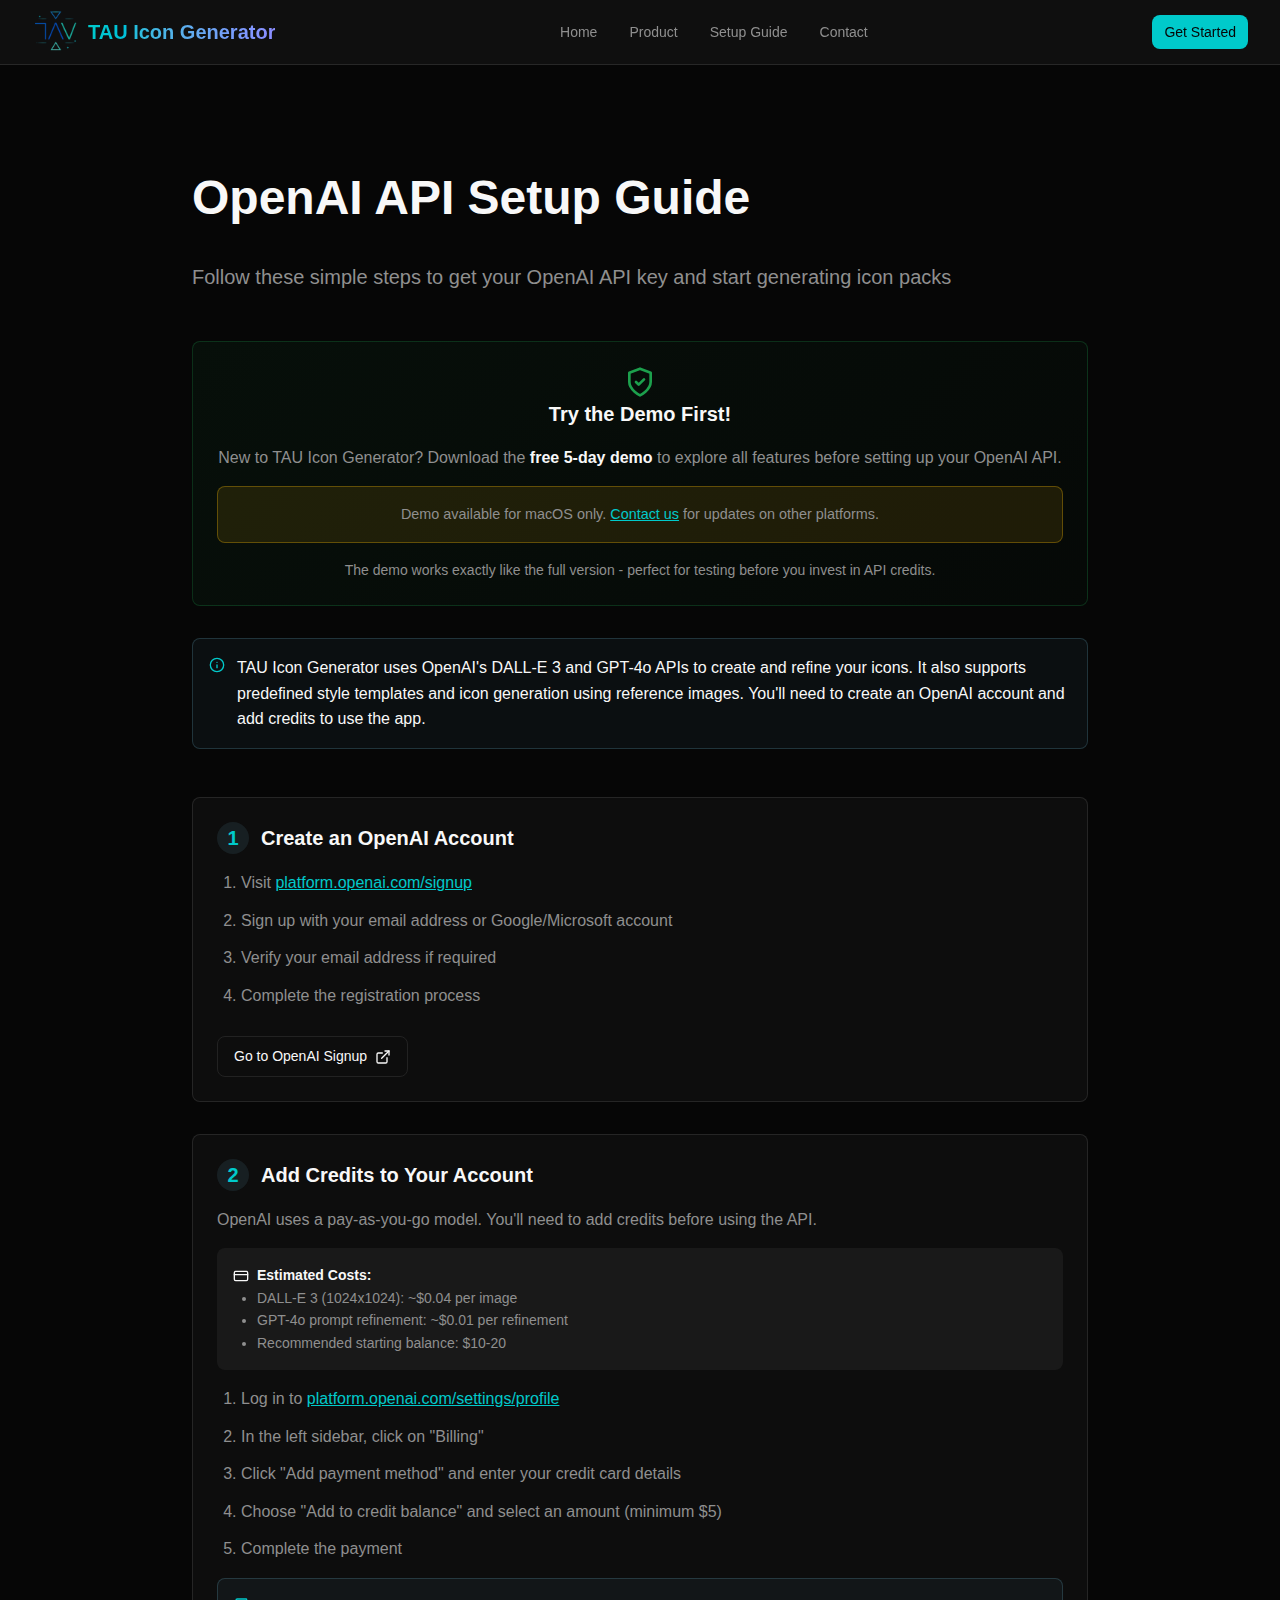
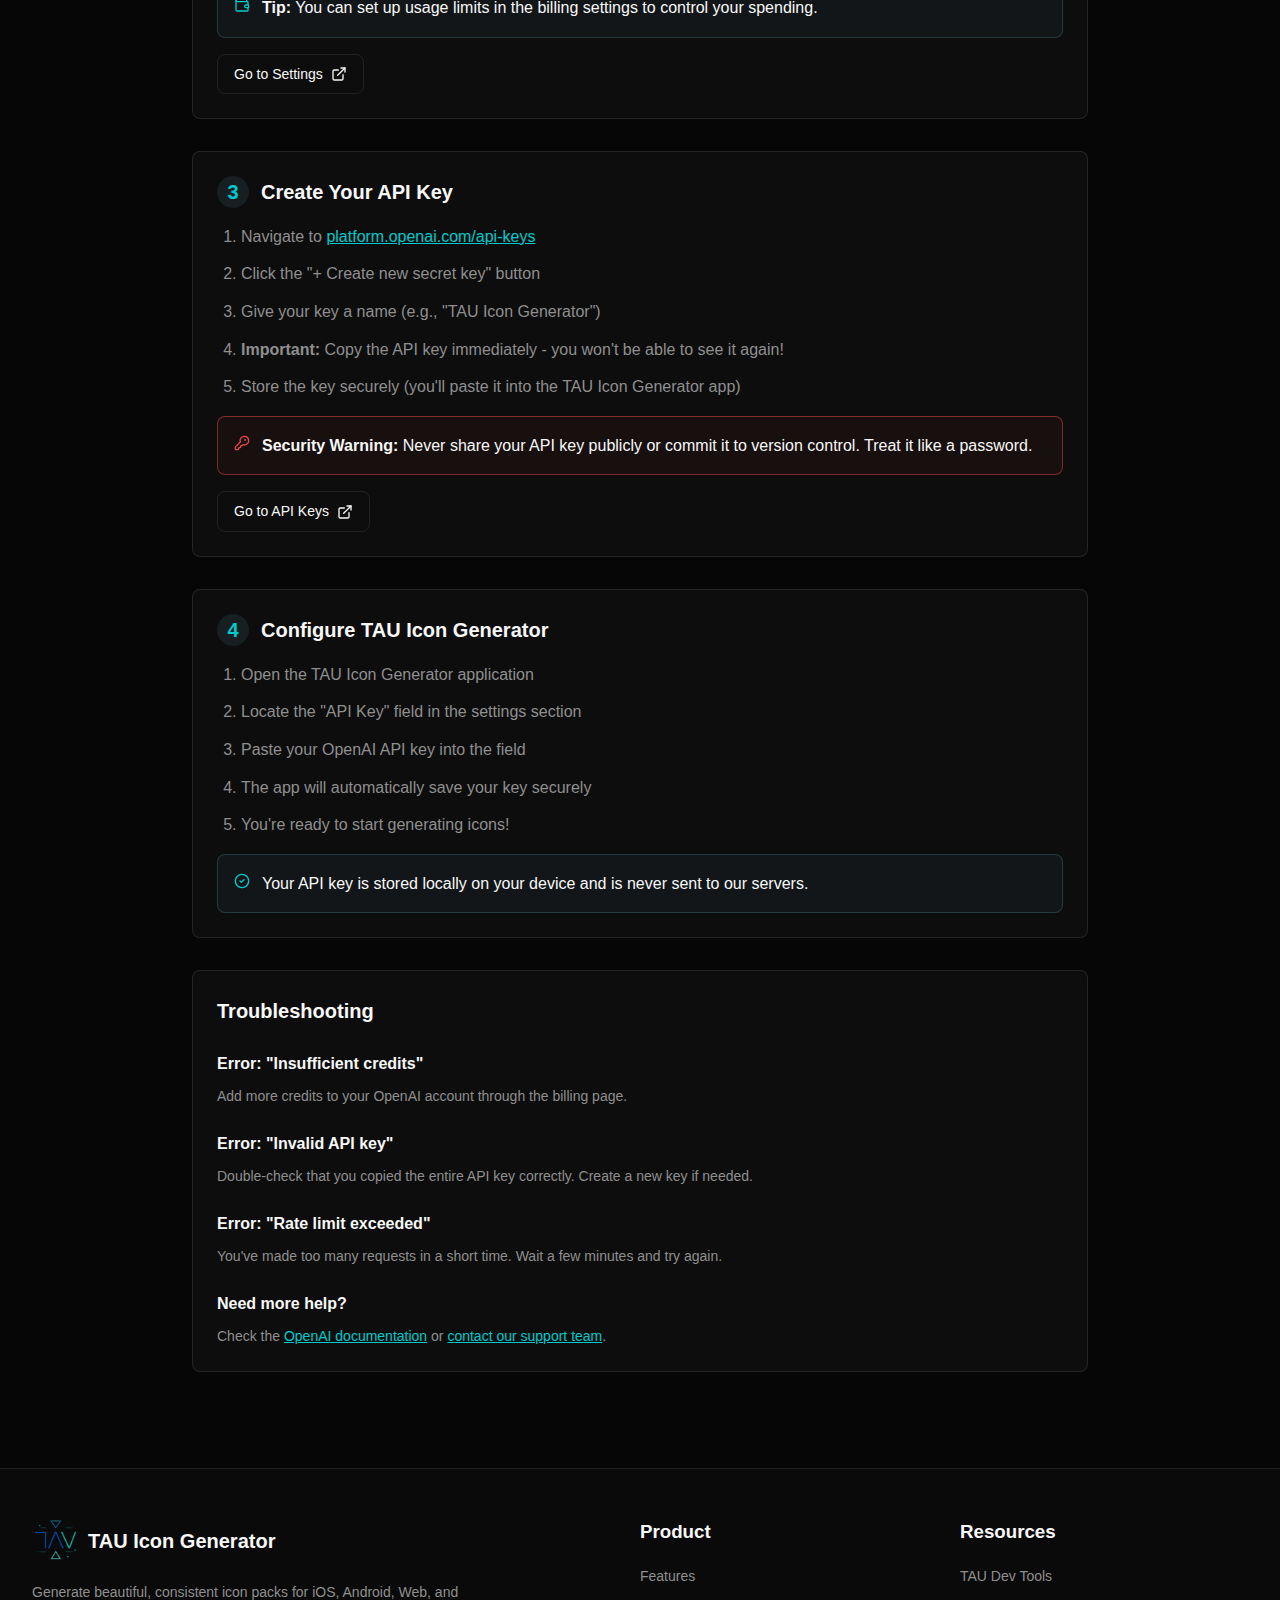
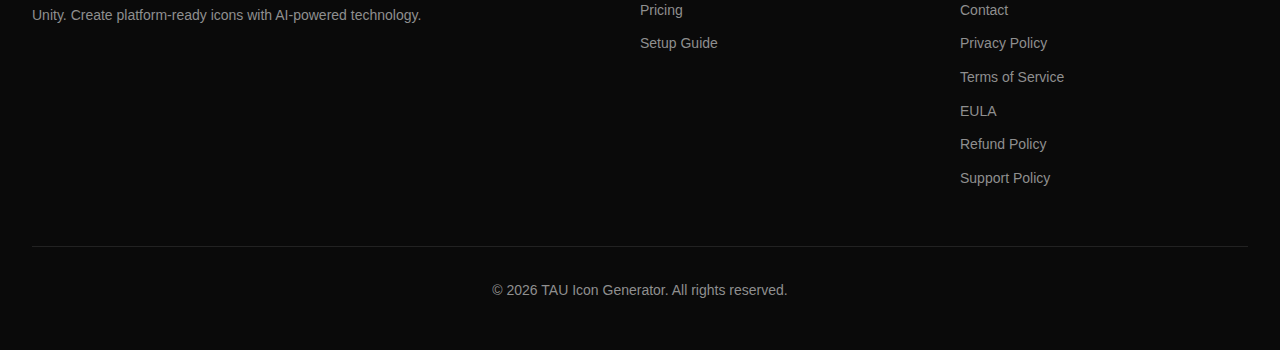
<file: guide.html>
<!DOCTYPE html>
<html lang="en">
<head>
  <meta charset="UTF-8">
  <meta name="viewport" content="width=device-width, initial-scale=1.0">
  <title>Setup Guide - TAU Icon Generator</title>
  <meta name="description" content="Learn how to set up your OpenAI API key and start generating icon packs with TAU Icon Generator.">
  <link rel="stylesheet" href="styles.css">
  <link rel="icon" href="favicon.ico" sizes="any">
  <link rel="icon" type="image/png" sizes="32x32" href="favicon-32x32.png">
  <link rel="icon" type="image/png" sizes="16x16" href="favicon-16x16.png">
  <link rel="apple-touch-icon" sizes="180x180" href="apple-touch-icon.png">
  <link rel="manifest" href="site.webmanifest">
  <!-- Google tag (gtag.js) -->
  <script async src="https://www.googletagmanager.com/gtag/js?id=AW-17561137980"></script>
  <script>
    window.dataLayer = window.dataLayer || [];
    function gtag(){dataLayer.push(arguments);}
    gtag('js', new Date());
    gtag('config', 'AW-17561137980');
  </script>
</head>
<body>
  <nav class="nav">
    <div class="container nav-container">
      <a href="index.html" class="nav-logo">
        <img src="public/appicon_nobg.png" alt="TAU" width="48" height="48" />
        <span class="nav-logo-text">TAU Icon Generator</span>
      </a>
      
      <div class="nav-links">
        <a href="index.html" class="nav-link">Home</a>
        <a href="product.html" class="nav-link">Product</a>
        <a href="guide.html" class="nav-link">Setup Guide</a>
        <a href="contact.html" class="nav-link">Contact</a>
      </div>
      
      <div id="nav-cta-container"></div>
    </div>
  </nav>

  <div style="padding-top: 4rem;">
    <section class="section">
      <div class="container">
        <div class="max-w-4xl mx-auto">
          <h1 style="font-size: 3rem; font-weight: 700; margin-bottom: 1.5rem;">OpenAI API Setup Guide</h1>
          <p style="font-size: 1.25rem; color: var(--muted-foreground); margin-bottom: 3rem;">
            Follow these simple steps to get your OpenAI API key and start generating icon packs
          </p>

          <div class="card" style="text-align: center; border-color: rgba(34, 197, 94, 0.2); background: linear-gradient(135deg, rgba(34, 197, 94, 0.05) 0%, rgba(34, 197, 94, 0.02) 100%); margin-bottom: 2rem;">
            <div class="flex items-center justify-center mb-3">
              <svg xmlns="http://www.w3.org/2000/svg" width="32" height="32" viewBox="0 0 24 24" fill="none" stroke="currentColor" stroke-width="2" stroke-linecap="round" stroke-linejoin="round" style="color: #22c55e; opacity: 0.8;"><path d="M12 22s8-4 8-10V5l-8-3-8 3v7c0 6 8 10 8 10z"/><path d="M9 12l2 2 4-4"/></svg>
            </div>
            <h3 style="font-size: 1.25rem; font-weight: 600; margin-bottom: 1rem;">Try the Demo First!</h3>
            <p style="color: var(--muted-foreground); margin-bottom: 1rem; line-height: 1.5;">
              New to TAU Icon Generator? Download the <strong style="color: var(--foreground);">free 5-day demo</strong> to explore all features before setting up your OpenAI API.
            </p>
            <div id="guide-demo-container" style="margin-bottom: 1rem;"></div>
            <p style="font-size: 0.875rem; color: var(--muted-foreground);">
              The demo works exactly like the full version - perfect for testing before you invest in API credits.
            </p>
          </div>

          <div class="alert mb-12">
            <svg xmlns="http://www.w3.org/2000/svg" width="16" height="16" viewBox="0 0 24 24" fill="none" stroke="currentColor" stroke-width="2" stroke-linecap="round" stroke-linejoin="round"><circle cx="12" cy="12" r="10"/><path d="M12 16v-4"/><path d="M12 8h.01"/></svg>
            <p>TAU Icon Generator uses OpenAI's DALL-E 3 and GPT-4o APIs to create and refine your icons. It also supports predefined style templates and icon generation using reference images. You'll need to create an OpenAI account and add credits to use the app.</p>
          </div>

          <div class="card mb-8">
            <h2 class="card-title mb-4" style="display: flex; align-items: center; gap: 0.75rem;">
              <span class="step-number">1</span>
              Create an OpenAI Account
            </h2>
            <ol style="color: var(--muted-foreground);">
              <li>Visit <a href="https://platform.openai.com/signup" target="_blank" rel="noopener noreferrer">platform.openai.com/signup</a></li>
              <li>Sign up with your email address or Google/Microsoft account</li>
              <li>Verify your email address if required</li>
              <li>Complete the registration process</li>
            </ol>
            <a href="https://platform.openai.com/signup" target="_blank" rel="noopener noreferrer" class="btn btn-outline mt-4">
              Go to OpenAI Signup
              <svg xmlns="http://www.w3.org/2000/svg" width="16" height="16" viewBox="0 0 24 24" fill="none" stroke="currentColor" stroke-width="2" stroke-linecap="round" stroke-linejoin="round" style="margin-left: 0.5rem;"><path d="M18 13v6a2 2 0 0 1-2 2H5a2 2 0 0 1-2-2V8a2 2 0 0 1 2-2h6"/><polyline points="15 3 21 3 21 9"/><line x1="10" x2="21" y1="14" y2="3"/></svg>
            </a>
          </div>

          <div class="card mb-8">
            <h2 class="card-title mb-4" style="display: flex; align-items: center; gap: 0.75rem;">
              <span class="step-number">2</span>
              Add Credits to Your Account
            </h2>
            <p style="color: var(--muted-foreground); margin-bottom: 1rem;">
              OpenAI uses a pay-as-you-go model. You'll need to add credits before using the API.
            </p>

            <div style="background-color: rgba(255, 255, 255, 0.05); padding: 1rem; border-radius: var(--radius); margin-bottom: 1rem;">
              <div class="flex items-center gap-2 mb-2" style="font-size: 0.875rem;">
                <svg xmlns="http://www.w3.org/2000/svg" width="16" height="16" viewBox="0 0 24 24" fill="none" stroke="currentColor" stroke-width="2" stroke-linecap="round" stroke-linejoin="round"><rect width="20" height="14" x="2" y="5" rx="2"/><line x1="2" x2="22" y1="10" y2="10"/></svg>
                <strong>Estimated Costs:</strong>
              </div>
              <ul style="font-size: 0.875rem; color: var(--muted-foreground); margin-left: 1.5rem;">
                <li>DALL-E 3 (1024x1024): ~$0.04 per image</li>
                <li>GPT-4o prompt refinement: ~$0.01 per refinement</li>
                <li>Recommended starting balance: $10-20</li>
              </ul>
            </div>

            <ol style="color: var(--muted-foreground);">
              <li>Log in to <a href="https://platform.openai.com/settings/profile" target="_blank" rel="noopener noreferrer">platform.openai.com/settings/profile</a></li>
              <li>In the left sidebar, click on "Billing"</li>
              <li>Click "Add payment method" and enter your credit card details</li>
              <li>Choose "Add to credit balance" and select an amount (minimum $5)</li>
              <li>Complete the payment</li>
            </ol>

            <div class="alert mt-4">
              <svg xmlns="http://www.w3.org/2000/svg" width="16" height="16" viewBox="0 0 24 24" fill="none" stroke="currentColor" stroke-width="2" stroke-linecap="round" stroke-linejoin="round"><path d="M19 7V4a1 1 0 0 0-1-1H5a2 2 0 0 0 0 4h15a1 1 0 0 1 1 1v4h-3a2 2 0 0 0 0 4h3a1 1 0 0 0 1-1v-2a1 1 0 0 0-1-1"/><path d="M3 5v14a2 2 0 0 0 2 2h15a1 1 0 0 0 1-1v-4"/></svg>
              <p><strong>Tip:</strong> You can set up usage limits in the billing settings to control your spending.</p>
            </div>

            <a href="https://platform.openai.com/settings/profile" target="_blank" rel="noopener noreferrer" class="btn btn-outline mt-4">
              Go to Settings
              <svg xmlns="http://www.w3.org/2000/svg" width="16" height="16" viewBox="0 0 24 24" fill="none" stroke="currentColor" stroke-width="2" stroke-linecap="round" stroke-linejoin="round" style="margin-left: 0.5rem;"><path d="M18 13v6a2 2 0 0 1-2 2H5a2 2 0 0 1-2-2V8a2 2 0 0 1 2-2h6"/><polyline points="15 3 21 3 21 9"/><line x1="10" x2="21" y1="14" y2="3"/></svg>
            </a>
          </div>

          <div class="card mb-8">
            <h2 class="card-title mb-4" style="display: flex; align-items: center; gap: 0.75rem;">
              <span class="step-number">3</span>
              Create Your API Key
            </h2>
            <ol style="color: var(--muted-foreground);">
              <li>Navigate to <a href="https://platform.openai.com/api-keys" target="_blank" rel="noopener noreferrer">platform.openai.com/api-keys</a></li>
              <li>Click the "+ Create new secret key" button</li>
              <li>Give your key a name (e.g., "TAU Icon Generator")</li>
              <li><strong>Important:</strong> Copy the API key immediately - you won't be able to see it again!</li>
              <li>Store the key securely (you'll paste it into the TAU Icon Generator app)</li>
            </ol>

            <div class="alert alert-warning mt-4">
              <svg xmlns="http://www.w3.org/2000/svg" width="16" height="16" viewBox="0 0 24 24" fill="none" stroke="currentColor" stroke-width="2" stroke-linecap="round" stroke-linejoin="round"><path d="M2.586 17.414A2 2 0 0 0 2 18.828V21a1 1 0 0 0 1 1h3a1 1 0 0 0 1-1v-1a1 1 0 0 1 1-1h1a1 1 0 0 0 1-1v-1a1 1 0 0 1 1-1h.172a2 2 0 0 0 1.414-.586l.814-.814a6.5 6.5 0 1 0-4-4z"/><circle cx="16.5" cy="7.5" r=".5" fill="currentColor"/></svg>
              <p><strong>Security Warning:</strong> Never share your API key publicly or commit it to version control. Treat it like a password.</p>
            </div>

            <a href="https://platform.openai.com/api-keys" target="_blank" rel="noopener noreferrer" class="btn btn-outline mt-4">
              Go to API Keys
              <svg xmlns="http://www.w3.org/2000/svg" width="16" height="16" viewBox="0 0 24 24" fill="none" stroke="currentColor" stroke-width="2" stroke-linecap="round" stroke-linejoin="round" style="margin-left: 0.5rem;"><path d="M18 13v6a2 2 0 0 1-2 2H5a2 2 0 0 1-2-2V8a2 2 0 0 1 2-2h6"/><polyline points="15 3 21 3 21 9"/><line x1="10" x2="21" y1="14" y2="3"/></svg>
            </a>
          </div>

          <div class="card mb-8">
            <h2 class="card-title mb-4" style="display: flex; align-items: center; gap: 0.75rem;">
              <span class="step-number">4</span>
              Configure TAU Icon Generator
            </h2>
            <ol style="color: var(--muted-foreground);">
              <li>Open the TAU Icon Generator application</li>
              <li>Locate the "API Key" field in the settings section</li>
              <li>Paste your OpenAI API key into the field</li>
              <li>The app will automatically save your key securely</li>
              <li>You're ready to start generating icons!</li>
            </ol>

            <div class="alert mt-4">
              <svg xmlns="http://www.w3.org/2000/svg" width="16" height="16" viewBox="0 0 24 24" fill="none" stroke="currentColor" stroke-width="2" stroke-linecap="round" stroke-linejoin="round"><path d="M12 22c5.523 0 10-4.477 10-10S17.523 2 12 2 2 6.477 2 12s4.477 10 10 10z"/><path d="m9 12 2 2 4-4"/></svg>
              <p>Your API key is stored locally on your device and is never sent to our servers.</p>
            </div>
          </div>

          <div class="card">
            <h2 class="card-title mb-6">Troubleshooting</h2>
            <div class="space-y-6">
              <div>
                <h4 style="font-weight: 600; margin-bottom: 0.5rem;">Error: "Insufficient credits"</h4>
                <p style="font-size: 0.875rem; color: var(--muted-foreground);">
                  Add more credits to your OpenAI account through the billing page.
                </p>
              </div>
              <div>
                <h4 style="font-weight: 600; margin-bottom: 0.5rem;">Error: "Invalid API key"</h4>
                <p style="font-size: 0.875rem; color: var(--muted-foreground);">
                  Double-check that you copied the entire API key correctly. Create a new key if needed.
                </p>
              </div>
              <div>
                <h4 style="font-weight: 600; margin-bottom: 0.5rem;">Error: "Rate limit exceeded"</h4>
                <p style="font-size: 0.875rem; color: var(--muted-foreground);">
                  You've made too many requests in a short time. Wait a few minutes and try again.
                </p>
              </div>
              <div>
                <h4 style="font-weight: 600; margin-bottom: 0.5rem;">Need more help?</h4>
                <p style="font-size: 0.875rem; color: var(--muted-foreground);">
                  Check the <a href="https://platform.openai.com/docs" target="_blank" rel="noopener noreferrer">OpenAI documentation</a> or <a href="contact.html">contact our support team</a>.
                </p>
              </div>
            </div>
          </div>
        </div>
      </div>
    </section>
  </div>

  <footer class="footer">
    <div class="container">
      <div class="footer-grid">
        <div>
          <a href="index.html" class="footer-logo">
            <img src="public/appicon_nobg.png" alt="TAU" width="48" height="48" />
            <span>TAU Icon Generator</span>
          </a>
          <p class="footer-description">
            Generate beautiful, consistent icon packs for iOS, Android, Web, and Unity. Create platform-ready icons with AI-powered technology.
          </p>
        </div>

        <div>
          <h3 class="footer-title">Product</h3>
          <ul class="footer-links">
            <li><a href="product.html">Features</a></li>
            <li><a href="product.html#purchase">Pricing</a></li>
            <li><a href="guide.html">Setup Guide</a></li>
          </ul>
        </div>

        <div>
          <h3 class="footer-title">Resources</h3>
          <ul class="footer-links">
            <li><a href="https://tau-dev-tools.github.io/tau-info/index.html" target="_blank" rel="noopener noreferrer">TAU Dev Tools</a></li>
            <li><a href="contact.html">Contact</a></li>
            <li><a href="privacy-policy.html">Privacy Policy</a></li>
            <li><a href="terms-of-service.html">Terms of Service</a></li>
            <li><a href="eula.html">EULA</a></li>
            <li><a href="refund-policy.html">Refund Policy</a></li>
            <li><a href="support-policy.html">Support Policy</a></li>
          </ul>
        </div>
      </div>

      <div class="footer-bottom">
        <p>&copy; <span id="year"></span> TAU Icon Generator. All rights reserved.</p>
      </div>
    </div>
  </footer>

  <script>
    document.getElementById('year').textContent = new Date().getFullYear();
    
    // Check if user is on macOS (desktop Mac, not iOS devices)
    function isMacOS() {
      const platform = navigator.platform.toUpperCase();
      const userAgent = navigator.userAgent.toUpperCase();
      
      // More comprehensive iOS detection (including iPad in desktop mode)
      const isIOS = /IPHONE|IPAD|IPOD/.test(userAgent) || 
                   /IPHONE|IPAD|IPOD/.test(platform) ||
                   // iPad in desktop mode detection
                   (navigator.maxTouchPoints && navigator.maxTouchPoints > 1 && /MAC/.test(platform)) ||
                   // Additional iPad detection
                   /MOBILE.*SAFARI/.test(userAgent) && /MAC/.test(platform);
      
      // Check for macOS/Mac desktop platforms
      const isMac = platform.indexOf('MAC') >= 0 || userAgent.indexOf('MAC OS X') >= 0;
      
      // Only return true for actual desktop Macs (not iOS devices)
      return isMac && !isIOS && !navigator.maxTouchPoints;
    }
    
    // Handle purchase button clicks
    function handlePurchaseClick(event) {
      if (!isMacOS()) {
        event.preventDefault();
        alert('TAU Icon Generator is currently available exclusively for macOS. Please visit this site from a Mac computer to make a purchase.');
        return false;
      }
      return true;
    }
    
    // Add click handlers to all purchase buttons
    document.addEventListener('DOMContentLoaded', function() {
      const purchaseButtons = document.querySelectorAll('a[href*="#purchase"], a[href*="purchase"]');
      purchaseButtons.forEach(button => {
        if (button.href.includes('#purchase')) {
          button.addEventListener('click', handlePurchaseClick);
        }
      });
      
      // Handle navigation CTA based on macOS detection
      if (!isMacOS()) {
        document.getElementById('nav-cta-container').innerHTML = `<a href=\"product.html#purchase\" class=\"btn btn-primary btn-sm\">Get Started</a>`;
        // Show message for demo section
        document.getElementById('guide-demo-container').innerHTML = `
          <div style=\"padding:1rem; background-color: rgba(255, 193, 7, 0.1); border: 1px solid rgba(255, 193, 7, 0.3); border-radius: var(--radius);\">
            <p style=\"color:var(--muted-foreground); margin:0; font-size:0.9rem;\">
              Demo available for macOS only. <a href=\"contact.html\" style=\"color: var(--primary);\">Contact us</a> for updates on other platforms.
            </p>
          </div>
        `;
      } else {
        document.getElementById('nav-cta-container').innerHTML = `<a href=\"https://tauicongenerator.com/10/demo.pkg\" class=\"btn btn-primary btn-sm\" style=\"background-color: #22c55e; border-color: #22c55e;\">Try Demo</a>`;
        // Show demo download button
        document.getElementById('guide-demo-container').innerHTML = `
          <a href=\"https://tauicongenerator.com/10/demo.pkg\" class=\"btn btn-primary\" style=\"background-color: #22c55e; border-color: #22c55e;\">
            <svg xmlns=\"http://www.w3.org/2000/svg\" width=\"20\" height=\"20\" viewBox=\"0 0 24 24\" fill=\"none\" stroke=\"currentColor\" stroke-width=\"2\" stroke-linecap=\"round\" stroke-linejoin=\"round\" style=\"margin-right: 0.5rem;\"><path d=\"M21 15v4a2 2 0 0 1-2 2H5a2 2 0 0 1-2-2v-4\"/><polyline points=\"7 10 12 15 17 10\"/><line x1=\"12\" x2=\"12\" y1=\"15\" y2=\"3\"/></svg>
            Download Free Demo
          </a>
        `;
      }
    });
  </script>
</body>
</html>
</file>
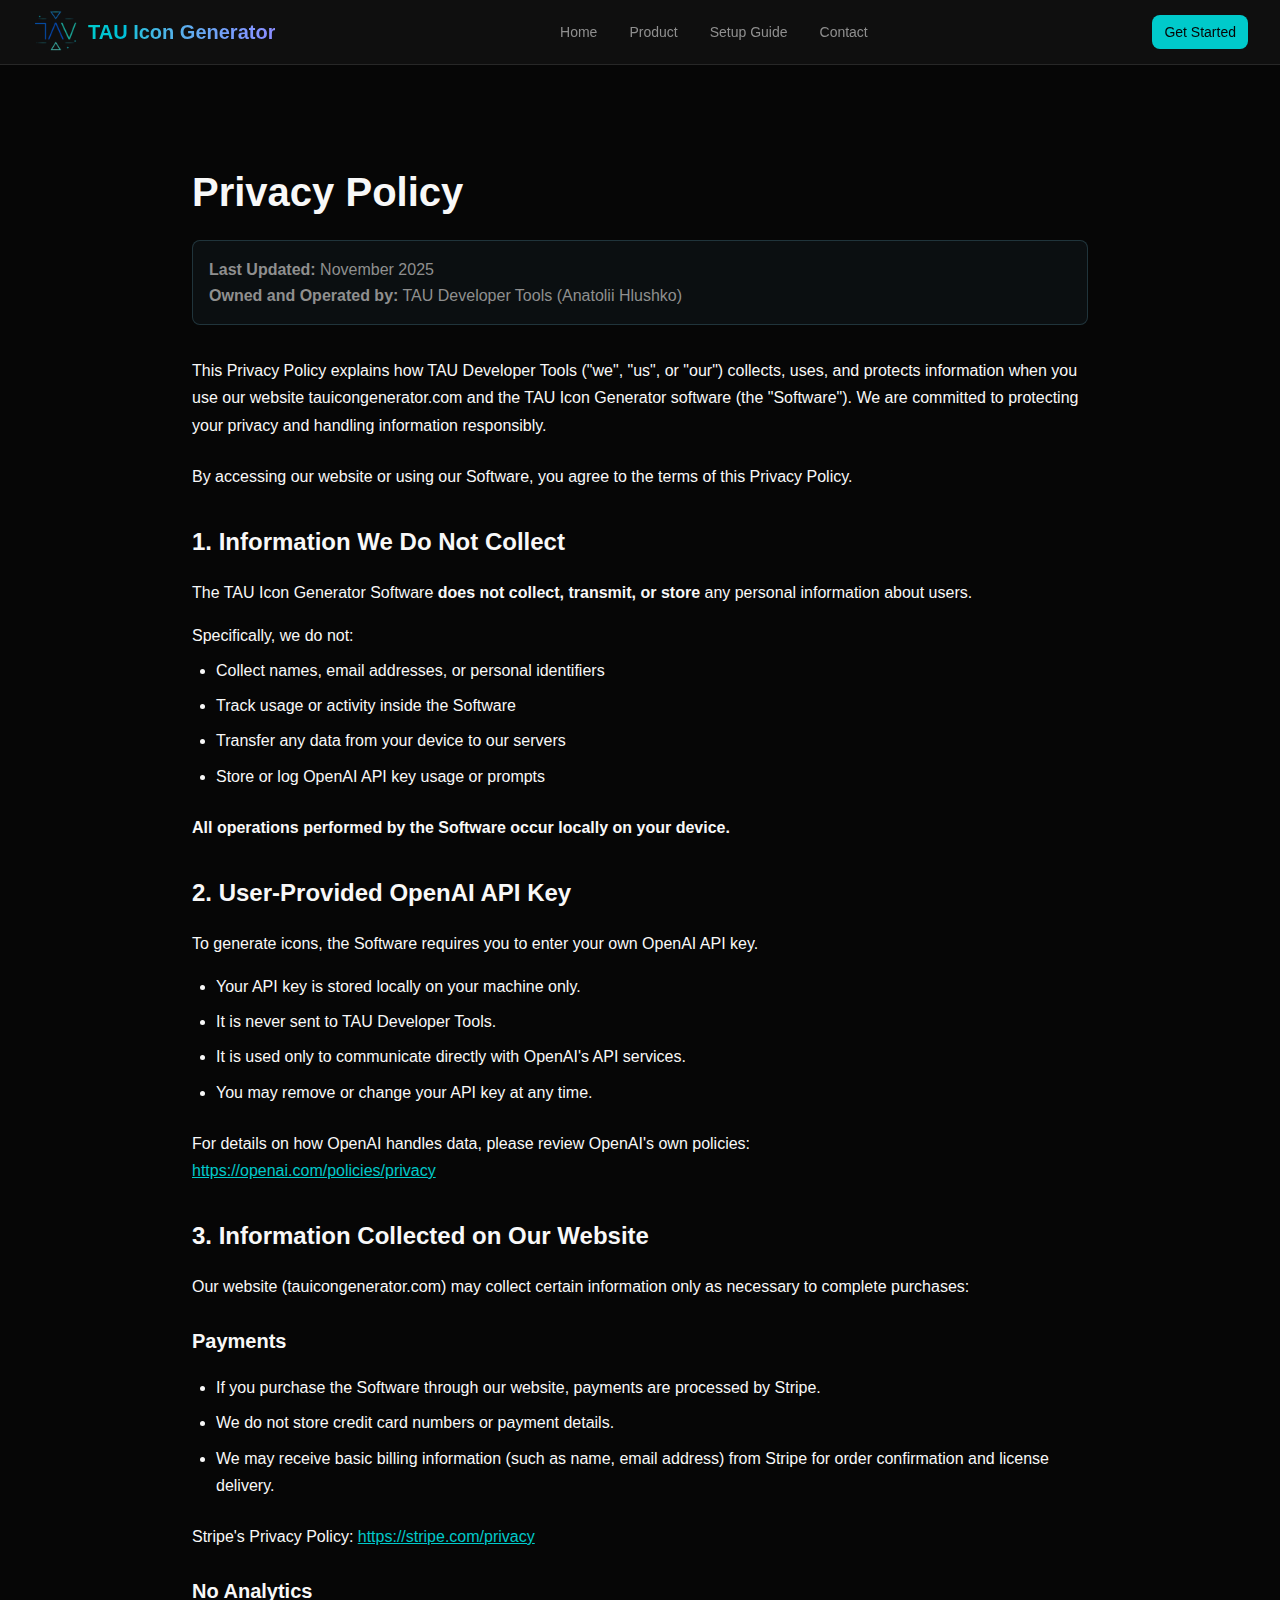
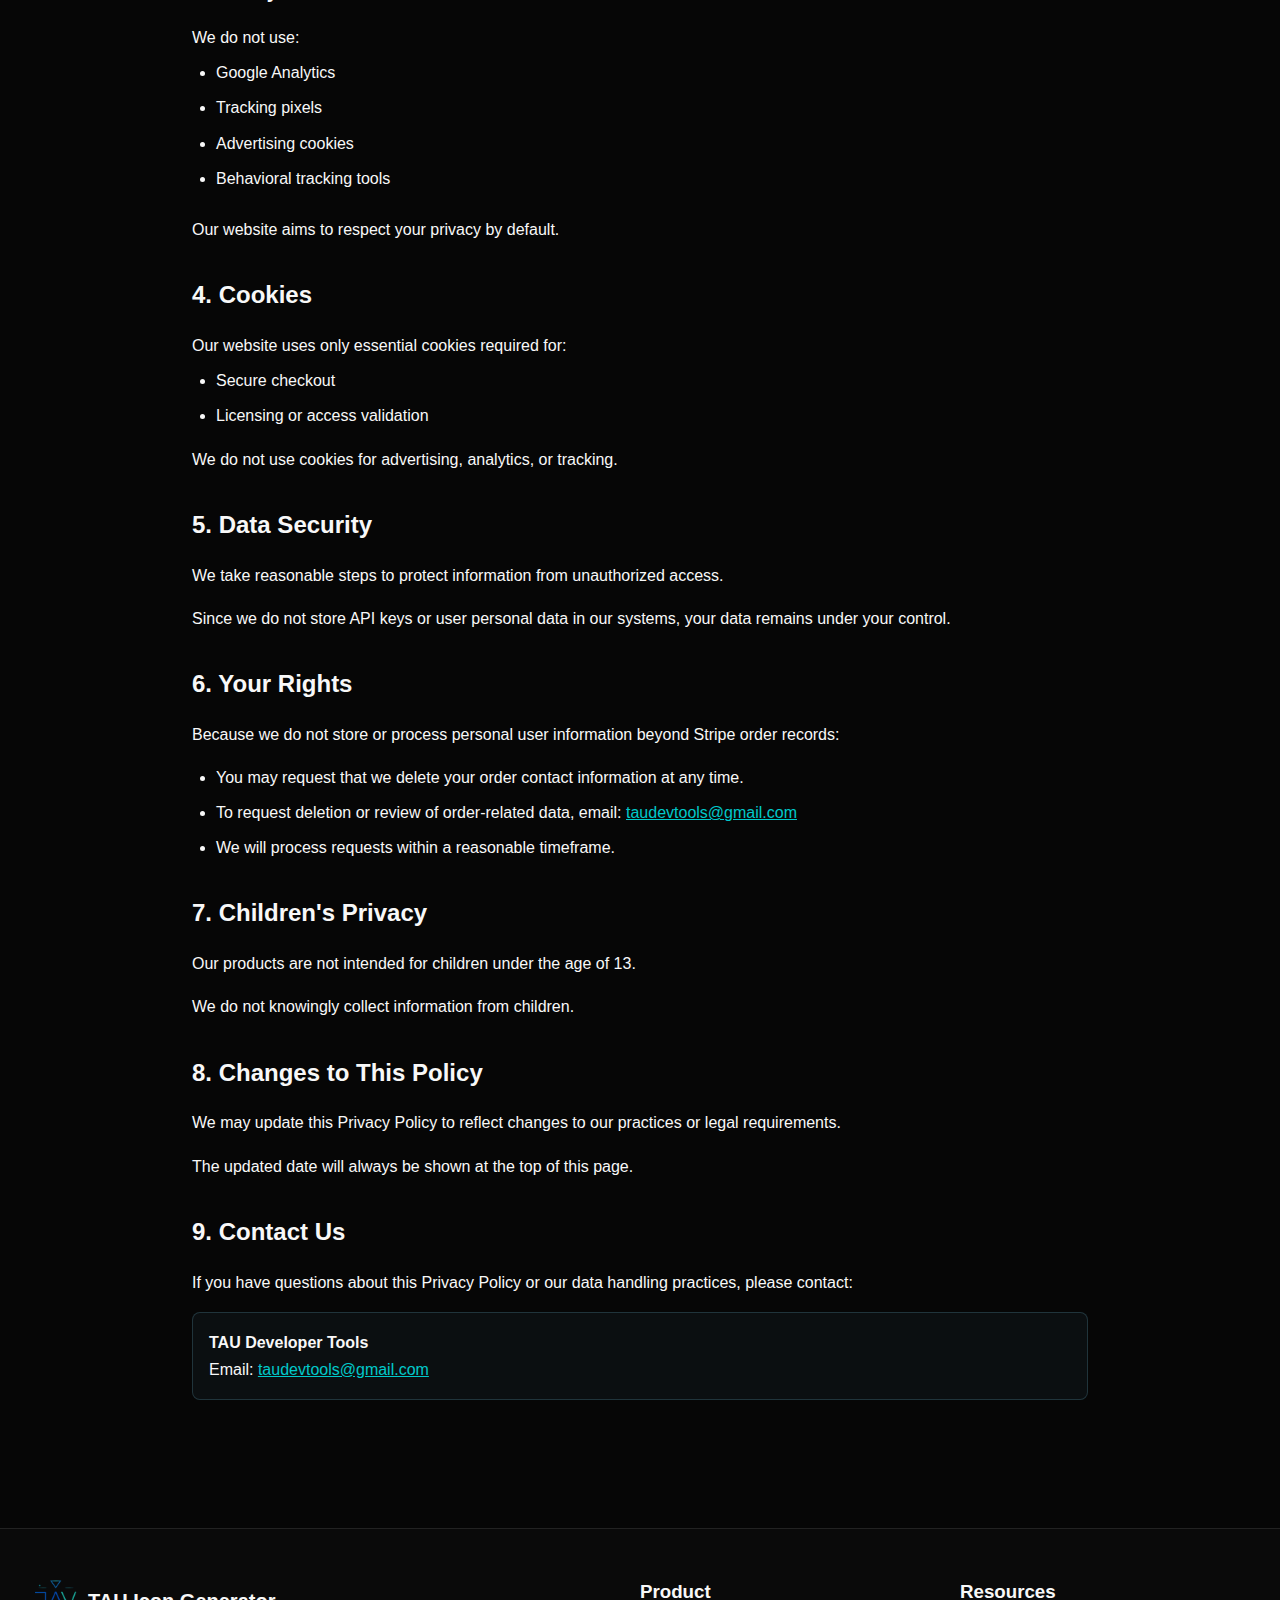
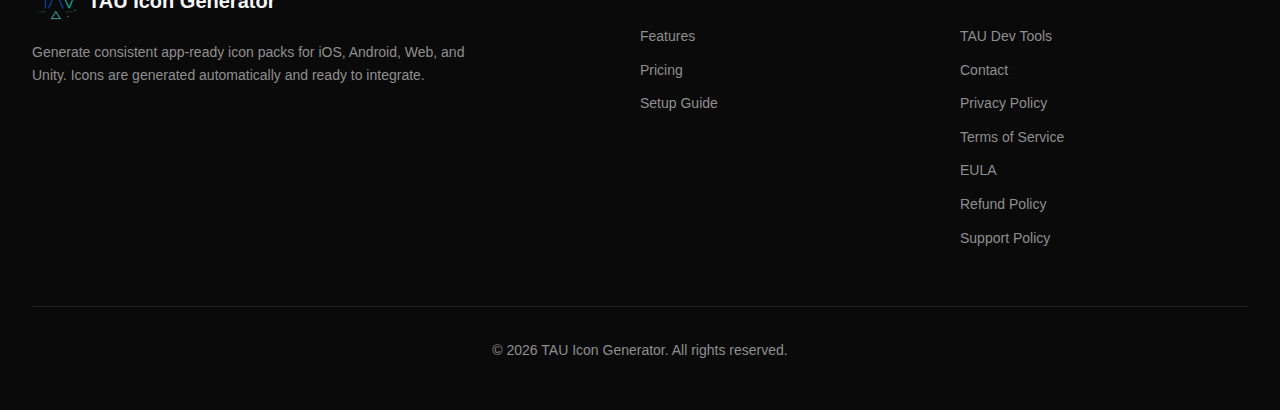
<file: privacy-policy.html>
<!DOCTYPE html>
<html lang="en">
<head>
  <meta charset="UTF-8">
  <meta name="viewport" content="width=device-width, initial-scale=1.0">
  <title>Privacy Policy - TAU Icon Generator</title>
  <meta name="description" content="Privacy Policy for TAU Icon Generator - How we handle your data and protect your privacy.">
  <link rel="stylesheet" href="styles.css">
  <link rel="icon" href="favicon.ico" sizes="any">
  <link rel="icon" type="image/png" sizes="32x32" href="favicon-32x32.png">
  <link rel="icon" type="image/png" sizes="16x16" href="favicon-16x16.png">
  <link rel="apple-touch-icon" sizes="180x180" href="apple-touch-icon.png">
  <link rel="manifest" href="site.webmanifest">
  <!-- Google tag (gtag.js) -->
  <script async src="https://www.googletagmanager.com/gtag/js?id=AW-17561137980"></script>
  <script>
    window.dataLayer = window.dataLayer || [];
    function gtag(){dataLayer.push(arguments);}
    gtag('js', new Date());
    gtag('config', 'AW-17561137980');
  </script>
</head>
<body>
  <nav class="nav">
    <div class="container nav-container">
      <a href="index.html" class="nav-logo">
        <img src="public/appicon_nobg.png" alt="TAU" width="48" height="48" />
        <span class="nav-logo-text">TAU Icon Generator</span>
      </a>
      
      <div class="nav-links">
        <a href="index.html" class="nav-link">Home</a>
        <a href="product.html" class="nav-link">Product</a>
        <a href="guide.html" class="nav-link">Setup Guide</a>
        <a href="contact.html" class="nav-link">Contact</a>
      </div>
      
      <a href="product.html#purchase" class="btn btn-primary btn-sm">Get Started</a>
    </div>
  </nav>

  <div style="padding-top: 4rem;">
    <section class="section">
      <div class="container">
        <div class="max-w-4xl mx-auto">
          <h1 style="font-size: 2.5rem; font-weight: 700; margin-bottom: 1rem;">Privacy Policy</h1>
          
          <div style="margin-bottom: 2rem; padding: 1rem; background-color: rgba(120, 200, 230, 0.05); border: 1px solid rgba(120, 200, 230, 0.2); border-radius: var(--radius);">
            <p style="margin: 0; color: var(--muted-foreground);">
              <strong>Last Updated:</strong> November 2025<br>
              <strong>Owned and Operated by:</strong> TAU Developer Tools (Anatolii Hlushko)
            </p>
          </div>

          <div style="line-height: 1.7; color: var(--foreground);">
            <p style="margin-bottom: 1.5rem;">
              This Privacy Policy explains how TAU Developer Tools ("we", "us", or "our") collects, uses, and protects information when you use our website tauicongenerator.com and the TAU Icon Generator software (the "Software"). We are committed to protecting your privacy and handling information responsibly.
            </p>
            
            <p style="margin-bottom: 2rem;">
              By accessing our website or using our Software, you agree to the terms of this Privacy Policy.
            </p>

            <h2 style="font-size: 1.5rem; font-weight: 600; margin-bottom: 1rem; margin-top: 2rem;">1. Information We Do Not Collect</h2>
            
            <p style="margin-bottom: 1rem;">
              The TAU Icon Generator Software <strong>does not collect, transmit, or store</strong> any personal information about users.
            </p>
            
            <p style="margin-bottom: 0.5rem;">Specifically, we do not:</p>
            <ul style="margin-left: 1.5rem; margin-bottom: 1.5rem;">
              <li style="margin-bottom: 0.5rem;">Collect names, email addresses, or personal identifiers</li>
              <li style="margin-bottom: 0.5rem;">Track usage or activity inside the Software</li>
              <li style="margin-bottom: 0.5rem;">Transfer any data from your device to our servers</li>
              <li style="margin-bottom: 0.5rem;">Store or log OpenAI API key usage or prompts</li>
            </ul>
            
            <p style="margin-bottom: 1.5rem;">
              <strong>All operations performed by the Software occur locally on your device.</strong>
            </p>

            <h2 style="font-size: 1.5rem; font-weight: 600; margin-bottom: 1rem; margin-top: 2rem;">2. User-Provided OpenAI API Key</h2>
            
            <p style="margin-bottom: 1rem;">To generate icons, the Software requires you to enter your own OpenAI API key.</p>
            
            <ul style="margin-left: 1.5rem; margin-bottom: 1.5rem;">
              <li style="margin-bottom: 0.5rem;">Your API key is stored locally on your machine only.</li>
              <li style="margin-bottom: 0.5rem;">It is never sent to TAU Developer Tools.</li>
              <li style="margin-bottom: 0.5rem;">It is used only to communicate directly with OpenAI's API services.</li>
              <li style="margin-bottom: 0.5rem;">You may remove or change your API key at any time.</li>
            </ul>
            
            <p style="margin-bottom: 1.5rem;">
              For details on how OpenAI handles data, please review OpenAI's own policies:<br>
              <a href="https://openai.com/policies/privacy" target="_blank" rel="noopener noreferrer" style="color: var(--primary);">https://openai.com/policies/privacy</a>
            </p>

            <h2 style="font-size: 1.5rem; font-weight: 600; margin-bottom: 1rem; margin-top: 2rem;">3. Information Collected on Our Website</h2>
            
            <p style="margin-bottom: 1.5rem;">
              Our website (tauicongenerator.com) may collect certain information only as necessary to complete purchases:
            </p>

            <h3 style="font-size: 1.25rem; font-weight: 600; margin-bottom: 1rem;">Payments</h3>
            
            <ul style="margin-left: 1.5rem; margin-bottom: 1.5rem;">
              <li style="margin-bottom: 0.5rem;">If you purchase the Software through our website, payments are processed by Stripe.</li>
              <li style="margin-bottom: 0.5rem;">We do not store credit card numbers or payment details.</li>
              <li style="margin-bottom: 0.5rem;">We may receive basic billing information (such as name, email address) from Stripe for order confirmation and license delivery.</li>
            </ul>
            
            <p style="margin-bottom: 1.5rem;">
              Stripe's Privacy Policy: <a href="https://stripe.com/privacy" target="_blank" rel="noopener noreferrer" style="color: var(--primary);">https://stripe.com/privacy</a>
            </p>

            <h3 style="font-size: 1.25rem; font-weight: 600; margin-bottom: 1rem;">No Analytics</h3>
            
            <p style="margin-bottom: 0.5rem;">We do not use:</p>
            <ul style="margin-left: 1.5rem; margin-bottom: 1.5rem;">
              <li style="margin-bottom: 0.5rem;">Google Analytics</li>
              <li style="margin-bottom: 0.5rem;">Tracking pixels</li>
              <li style="margin-bottom: 0.5rem;">Advertising cookies</li>
              <li style="margin-bottom: 0.5rem;">Behavioral tracking tools</li>
            </ul>
            
            <p style="margin-bottom: 1.5rem;">
              Our website aims to respect your privacy by default.
            </p>

            <h2 style="font-size: 1.5rem; font-weight: 600; margin-bottom: 1rem; margin-top: 2rem;">4. Cookies</h2>
            
            <p style="margin-bottom: 0.5rem;">Our website uses only essential cookies required for:</p>
            <ul style="margin-left: 1.5rem; margin-bottom: 1rem;">
              <li style="margin-bottom: 0.5rem;">Secure checkout</li>
              <li style="margin-bottom: 0.5rem;">Licensing or access validation</li>
            </ul>
            
            <p style="margin-bottom: 1.5rem;">
              We do not use cookies for advertising, analytics, or tracking.
            </p>

            <h2 style="font-size: 1.5rem; font-weight: 600; margin-bottom: 1rem; margin-top: 2rem;">5. Data Security</h2>
            
            <p style="margin-bottom: 1rem;">
              We take reasonable steps to protect information from unauthorized access.
            </p>
            <p style="margin-bottom: 1.5rem;">
              Since we do not store API keys or user personal data in our systems, your data remains under your control.
            </p>

            <h2 style="font-size: 1.5rem; font-weight: 600; margin-bottom: 1rem; margin-top: 2rem;">6. Your Rights</h2>
            
            <p style="margin-bottom: 1rem;">
              Because we do not store or process personal user information beyond Stripe order records:
            </p>
            
            <ul style="margin-left: 1.5rem; margin-bottom: 1.5rem;">
              <li style="margin-bottom: 0.5rem;">You may request that we delete your order contact information at any time.</li>
              <li style="margin-bottom: 0.5rem;">To request deletion or review of order-related data, email: <a href="mailto:taudevtools@gmail.com
                " style="color: var(--primary);">taudevtools@gmail.com</a></li>
              <li style="margin-bottom: 0.5rem;">We will process requests within a reasonable timeframe.</li>
            </ul>

            <h2 style="font-size: 1.5rem; font-weight: 600; margin-bottom: 1rem; margin-top: 2rem;">7. Children's Privacy</h2>
            
            <p style="margin-bottom: 1rem;">
              Our products are not intended for children under the age of 13.
            </p>
            <p style="margin-bottom: 1.5rem;">
              We do not knowingly collect information from children.
            </p>

            <h2 style="font-size: 1.5rem; font-weight: 600; margin-bottom: 1rem; margin-top: 2rem;">8. Changes to This Policy</h2>
            
            <p style="margin-bottom: 1rem;">
              We may update this Privacy Policy to reflect changes to our practices or legal requirements.
            </p>
            <p style="margin-bottom: 1.5rem;">
              The updated date will always be shown at the top of this page.
            </p>

            <h2 style="font-size: 1.5rem; font-weight: 600; margin-bottom: 1rem; margin-top: 2rem;">9. Contact Us</h2>
            
            <p style="margin-bottom: 1rem;">
              If you have questions about this Privacy Policy or our data handling practices, please contact:
            </p>
            
            <div style="padding: 1rem; background-color: rgba(120, 200, 230, 0.05); border: 1px solid rgba(120, 200, 230, 0.2); border-radius: var(--radius); margin-bottom: 2rem;">
              <p style="margin: 0;">
                <strong>TAU Developer Tools</strong><br>
                Email: <a href="mailto:taudevtools@gmail.com" style="color: var(--primary);">taudevtools@gmail.com</a>
              </p>
            </div>
          </div>
        </div>
      </div>
    </section>
  </div>

  <footer class="footer">
    <div class="container">
      <div class="footer-grid">
        <div>
          <a href="index.html" class="footer-logo">
            <img src="public/appicon_nobg.png" alt="TAU Icon Generator" width="48" height="48" />
            <span>TAU Icon Generator</span>
          </a>
          <p class="footer-description">
            Generate consistent app-ready icon packs for iOS, Android, Web, and Unity. Icons are generated automatically and ready to integrate.
          </p>
        </div>

        <div>
          <h3 class="footer-title">Product</h3>
          <ul class="footer-links">
            <li><a href="product.html">Features</a></li>
            <li><a href="product.html#purchase">Pricing</a></li>
            <li><a href="guide.html">Setup Guide</a></li>
          </ul>
        </div>

        <div>
          <h3 class="footer-title">Resources</h3>
          <ul class="footer-links">
            <li><a href="https://tau-dev-tools.github.io/tau-info/index.html" target="_blank" rel="noopener noreferrer">TAU Dev Tools</a></li>
            <li><a href="contact.html">Contact</a></li>
            <li><a href="privacy-policy.html">Privacy Policy</a></li>
            <li><a href="terms-of-service.html">Terms of Service</a></li>
            <li><a href="eula.html">EULA</a></li>
            <li><a href="refund-policy.html">Refund Policy</a></li>
            <li><a href="support-policy.html">Support Policy</a></li>
          </ul>
        </div>
      </div>

      <div class="footer-bottom">
        <p>&copy; <span id="year"></span> TAU Icon Generator. All rights reserved.</p>
      </div>
    </div>
  </footer>

  <script>
    document.getElementById('year').textContent = new Date().getFullYear();
    
    // Check if user is on macOS (desktop Mac, not iOS devices)
    function isMacOS() {
      const platform = navigator.platform.toUpperCase();
      const userAgent = navigator.userAgent.toUpperCase();
      
      // More comprehensive iOS detection (including iPad in desktop mode)
      const isIOS = /IPHONE|IPAD|IPOD/.test(userAgent) || 
                   /IPHONE|IPAD|IPOD/.test(platform) ||
                   // iPad in desktop mode detection
                   (navigator.maxTouchPoints && navigator.maxTouchPoints > 1 && /MAC/.test(platform)) ||
                   // Additional iPad detection
                   /MOBILE.*SAFARI/.test(userAgent) && /MAC/.test(platform);
      
      // Check for macOS/Mac desktop platforms
      const isMac = platform.indexOf('MAC') >= 0 || userAgent.indexOf('MAC OS X') >= 0;
      
      // Only return true for actual desktop Macs (not iOS devices)
      return isMac && !isIOS && !navigator.maxTouchPoints;
    }
    
    // Handle purchase button clicks
    function handlePurchaseClick(event) {
      if (!isMacOS()) {
        event.preventDefault();
        alert('TAU Icon Generator is currently available exclusively for macOS. Please visit this site from a Mac computer to make a purchase.');
        return false;
      }
      return true;
    }
    
    // Add click handlers to all purchase buttons
    document.addEventListener('DOMContentLoaded', function() {
      const purchaseButtons = document.querySelectorAll('a[href*="#purchase"], a[href*="purchase"]');
      purchaseButtons.forEach(button => {
        if (button.href.includes('#purchase')) {
          button.addEventListener('click', handlePurchaseClick);
        }
      });
    });
  </script>
</body>
</html>
</file>
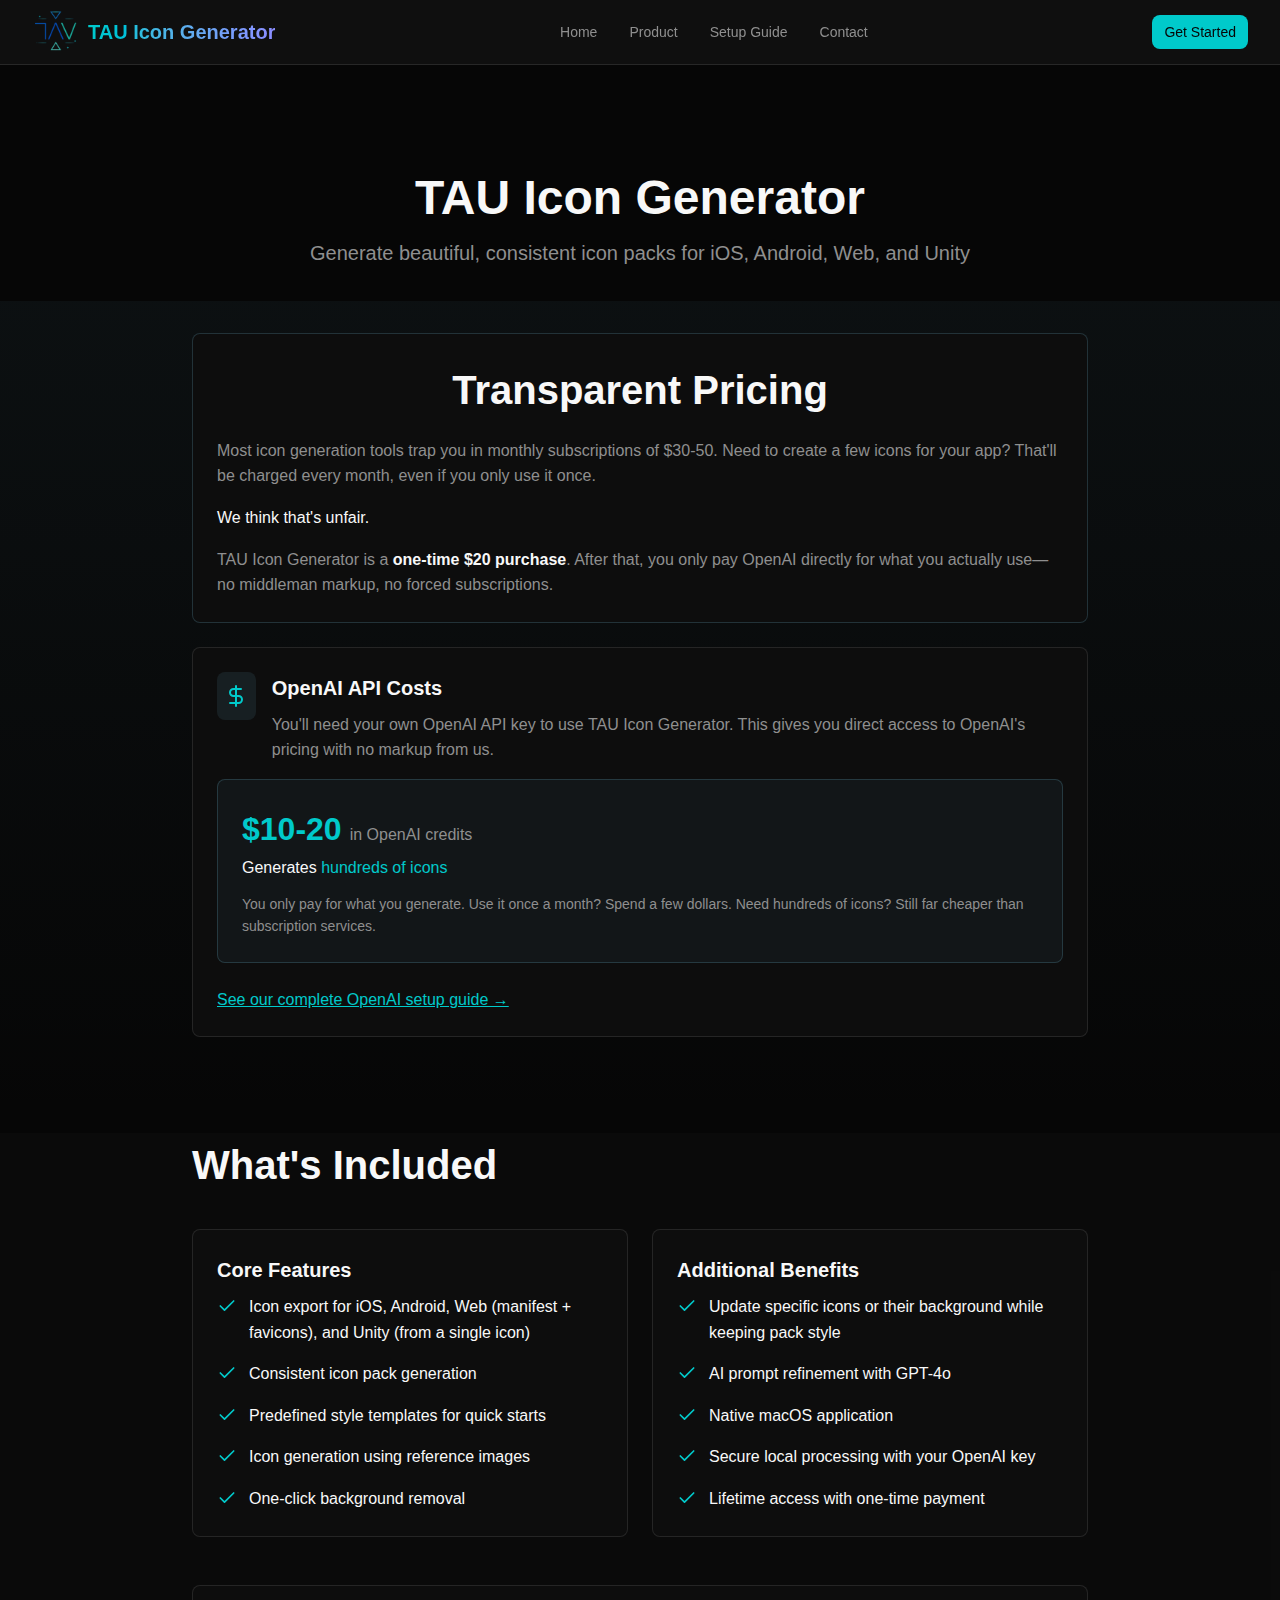
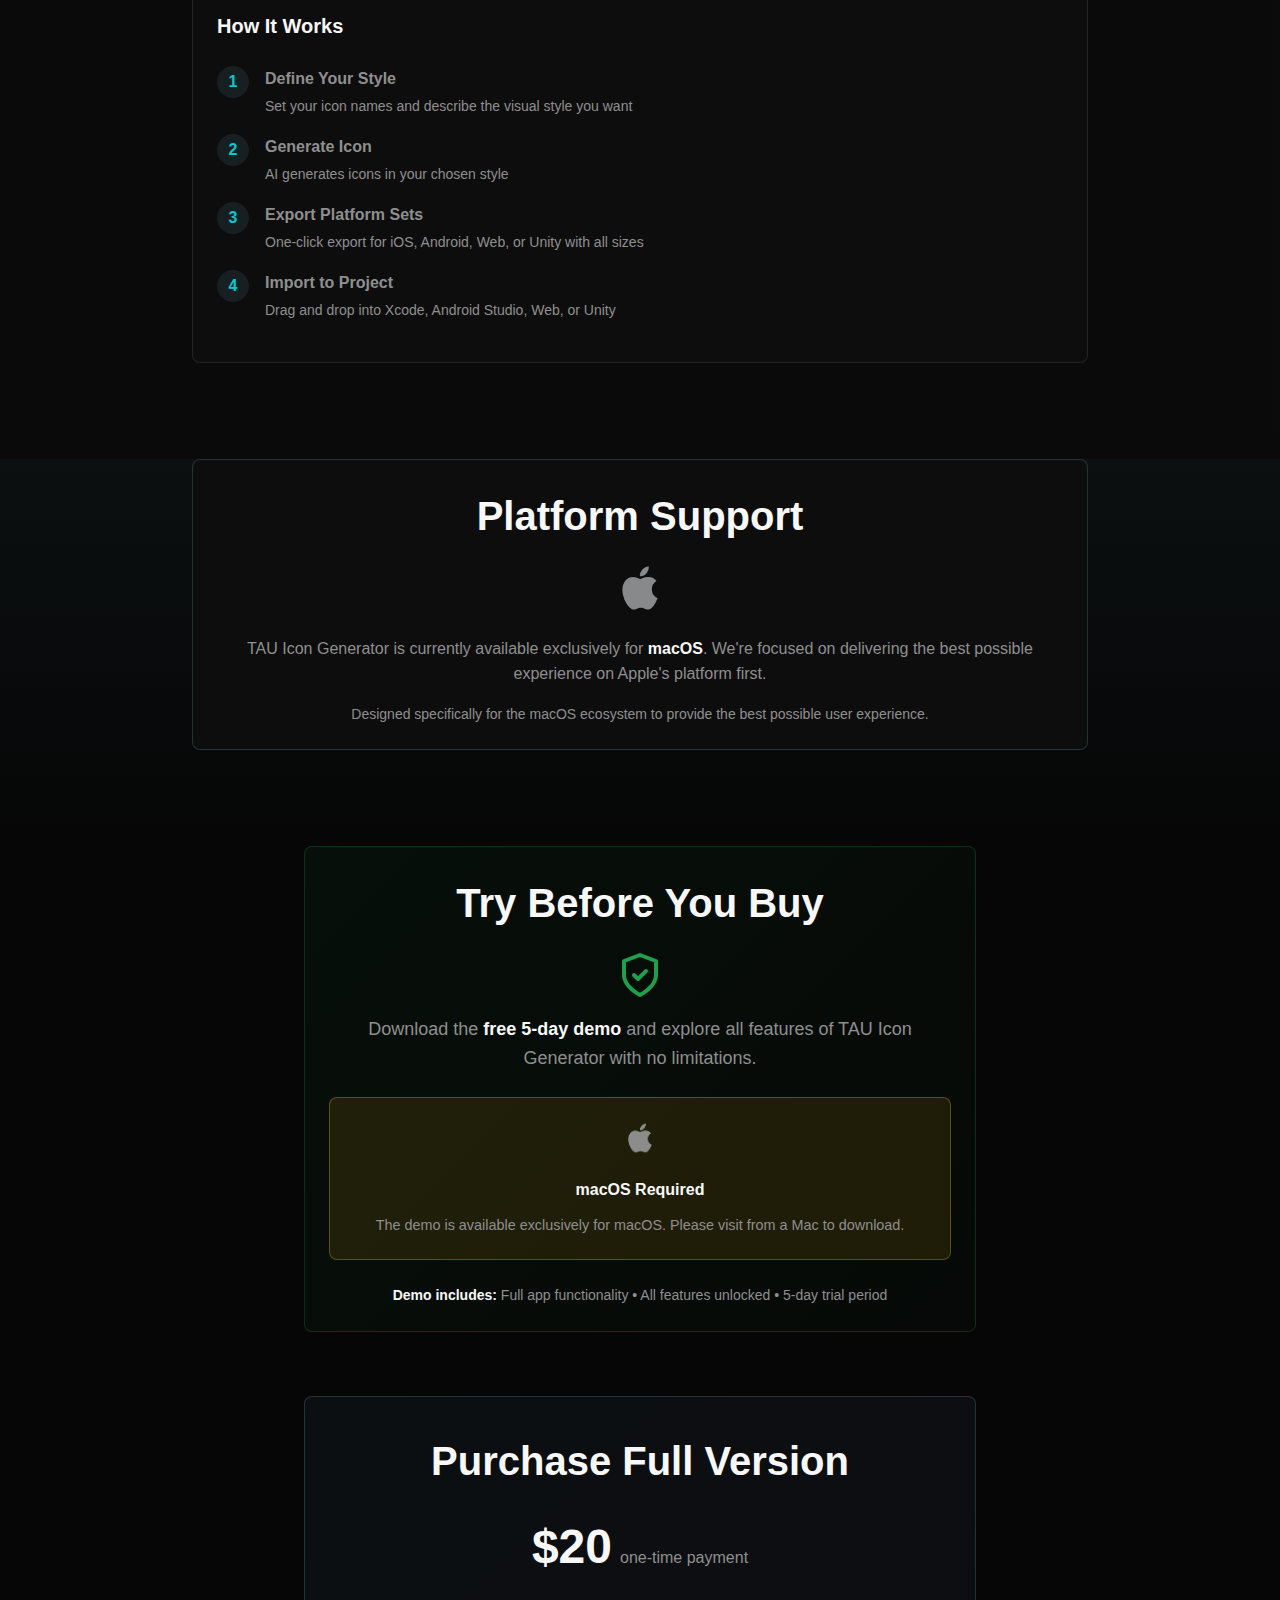
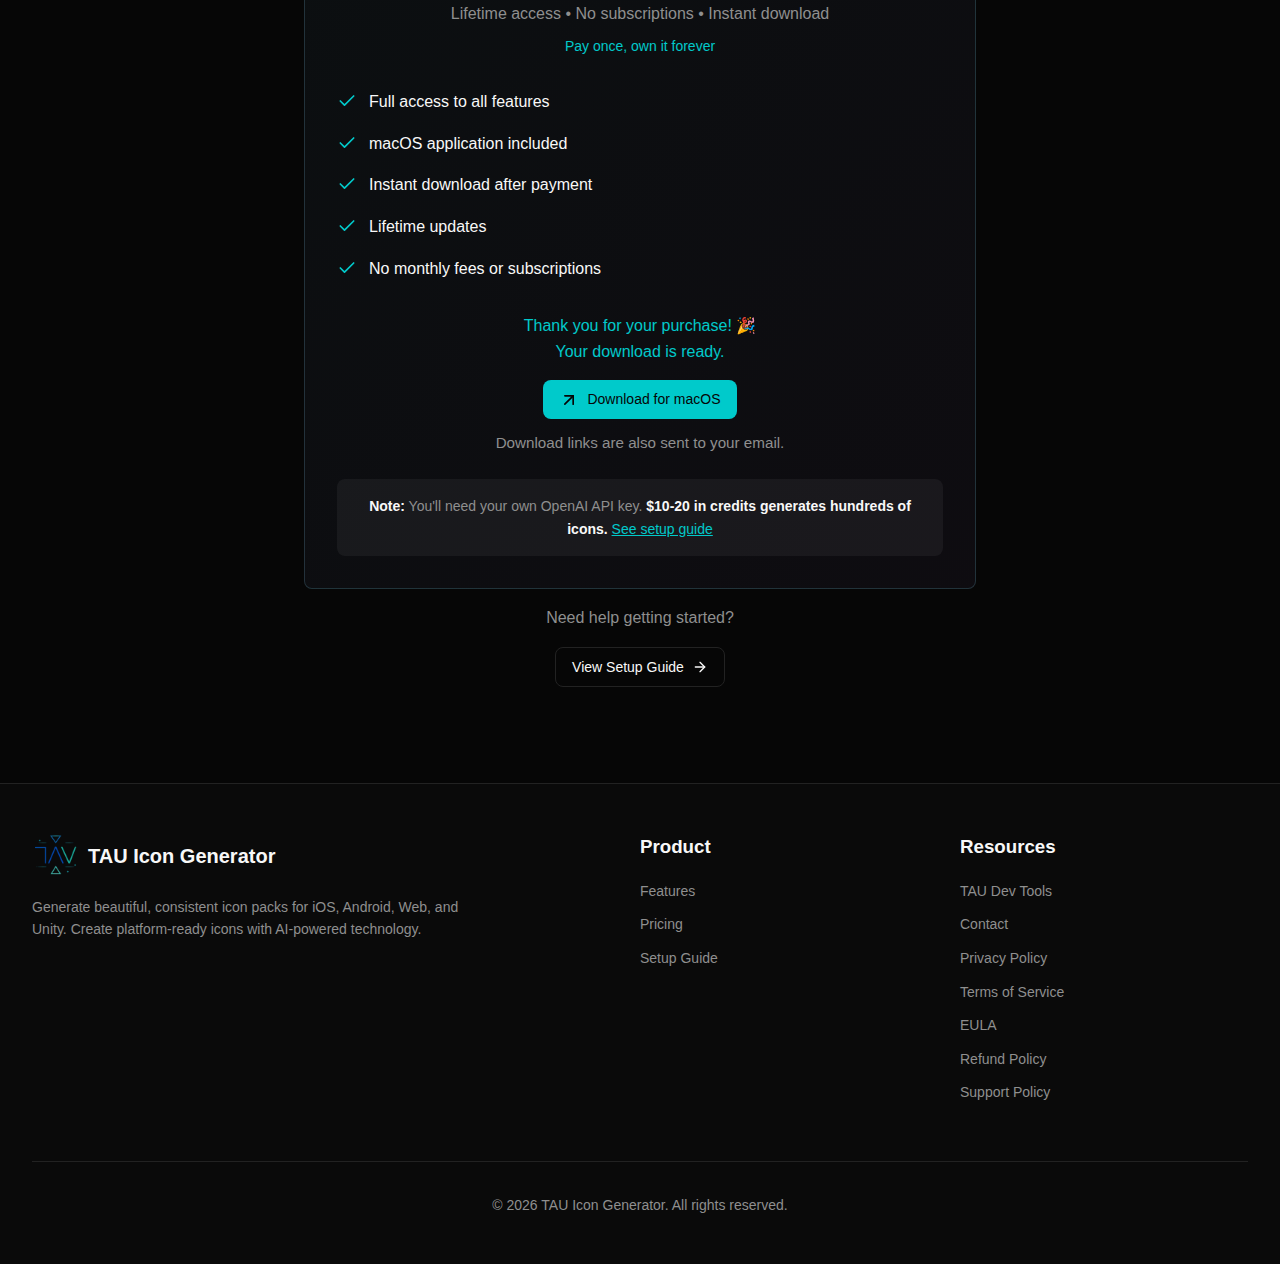
<file: product.html>
<!DOCTYPE html>
<html lang="en">
<head>
  <meta charset="UTF-8">
  <meta name="viewport" content="width=device-width, initial-scale=1.0">
  <title>Product - TAU Icon Generator</title>
  <meta name="description" content="Generate platform-ready icon packs for iOS, Android, Web, and Unity. One-time $20 payment, no subscriptions.">
  <link rel="stylesheet" href="styles.css">
  <link rel="icon" href="favicon.ico" sizes="any">
  <link rel="icon" type="image/png" sizes="32x32" href="favicon-32x32.png">
  <link rel="icon" type="image/png" sizes="16x16" href="favicon-16x16.png">
  <link rel="apple-touch-icon" sizes="180x180" href="apple-touch-icon.png">
  <link rel="manifest" href="site.webmanifest">
  <!-- Google tag (gtag.js) -->
  <script async src="https://www.googletagmanager.com/gtag/js?id=AW-17561137980"></script>
  <script>
    window.dataLayer = window.dataLayer || [];
    function gtag(){dataLayer.push(arguments);}
    gtag('js', new Date());
    gtag('config', 'AW-17561137980');
  </script>
</head>
<body>
  <nav class="nav">
    <div class="container nav-container">
      <a href="index.html" class="nav-logo">
        <img src="public/appicon_nobg.png" alt="TAU" width="48" height="48" />
        <span class="nav-logo-text">TAU Icon Generator</span>
      </a>
      
      <div class="nav-links">
        <a href="index.html" class="nav-link">Home</a>
        <a href="product.html" class="nav-link">Product</a>
        <a href="guide.html" class="nav-link">Setup Guide</a>
        <a href="contact.html" class="nav-link">Contact</a>
      </div>
      
      <div id="nav-cta-container"></div>
    </div>
  </nav>

  <div style="padding-top: 4rem;">
    <section class="section">
      <div class="container">
        <div class="max-w-4xl mx-auto text-center">
          <h1 style="font-size: 3rem; font-weight: 700; margin-bottom: 0rem;">TAU Icon Generator</h1>
          <p style="font-size: 1.25rem; color: var(--muted-foreground); margin-bottom: 0rem;">
            Generate beautiful, consistent icon packs for iOS, Android, Web, and Unity
          </p>
        </div>
      </div>
    </section>

    <section class="section section-bg" style="margin-top:-4rem;">
      <div class="container" style="margin-top:-4rem;">
        <div class="max-w-4xl mx-auto space-y-6">
          <div class="card" style="border-color: rgba(120, 200, 230, 0.2);">
            <h2 class="section-title mb-4">Transparent Pricing</h2>
            <div class="space-y-4" style="color: var(--muted-foreground); line-height: 1.6;">
              <p>Most icon generation tools trap you in monthly subscriptions of $30-50. Need to create a few icons for your app? That'll be charged every month, even if you only use it once.</p>
              <p style="color: var(--foreground); font-weight: 500;">We think that's unfair.</p>
              <p>TAU Icon Generator is a <strong style="color: var(--foreground);">one-time $20 purchase</strong>. After that, you only pay OpenAI directly for what you actually use—no middleman markup, no forced subscriptions.</p>
            </div>
          </div>

          <div class="card">
            <div class="flex gap-4 mb-4" style="align-items: flex-start;">
              <div class="card-icon" style="margin-bottom: 0;">
                <svg xmlns="http://www.w3.org/2000/svg" width="24" height="24" viewBox="0 0 24 24" fill="none" stroke="currentColor" stroke-width="2" stroke-linecap="round" stroke-linejoin="round"><line x1="12" x2="12" y1="2" y2="22"/><path d="M17 5H9.5a3.5 3.5 0 0 0 0 7h5a3.5 3.5 0 0 1 0 7H6"/></svg>
              </div>
              <div>
                <h3 style="font-size: 1.25rem; font-weight: 700; margin-bottom: 0.5rem;">OpenAI API Costs</h3>
                <p style="color: var(--muted-foreground); line-height: 1.6;">
                  You'll need your own OpenAI API key to use TAU Icon Generator. This gives you direct access to OpenAI's pricing with no markup from us.
                </p>
              </div>
            </div>
            <div style="background-color: rgba(120, 200, 230, 0.05); border: 1px solid rgba(120, 200, 230, 0.2); border-radius: var(--radius); padding: 1.5rem;">
              <div class="flex gap-2 mb-3" style="align-items: baseline;">
                <span style="font-size: 2rem; font-weight: 700; color: var(--primary);">$10-20</span>
                <span style="color: var(--muted-foreground);">in OpenAI credits</span>
              </div>
              <p style="color: var(--foreground); font-weight: 500; margin-bottom: 0.75rem;">
                Generates <span style="color: var(--primary);">hundreds of icons</span>
              </p>
              <p style="font-size: 0.875rem; color: var(--muted-foreground);">
                You only pay for what you generate. Use it once a month? Spend a few dollars. Need hundreds of icons? Still far cheaper than subscription services.
              </p>
            </div>
            <div class="mt-6">
              <a href="guide.html" style="color: var(--primary); font-weight: 500;">See our complete OpenAI setup guide →</a>
            </div>
          </div>
        </div>
      </div>
    </section>

    <section class="section section-card-bg">
      <div class="container" style="margin-top:-6rem;">
        <div class="max-w-4xl mx-auto">
          <h2 class="section-title mb-8" style="text-align: left;">What's Included</h2>

          <div class="grid grid-cols-1 grid-md-2 mb-12">
            <div class="card">
              <h3 class="card-title">Core Features</h3>
              <div class="space-y-4">
                <div class="check-item">
                  <svg xmlns="http://www.w3.org/2000/svg" width="20" height="20" viewBox="0 0 24 24" fill="none" stroke="currentColor" stroke-width="2" stroke-linecap="round" stroke-linejoin="round"><path d="M20 6 9 17l-5-5"/></svg>
                  <span>Icon export for iOS, Android, Web (manifest + favicons), and Unity (from a single icon)</span>
                </div>
                <div class="check-item">
                  <svg xmlns="http://www.w3.org/2000/svg" width="20" height="20" viewBox="0 0 24 24" fill="none" stroke="currentColor" stroke-width="2" stroke-linecap="round" stroke-linejoin="round"><path d="M20 6 9 17l-5-5"/></svg>
                  <span>Consistent icon pack generation</span>
                </div>
                <div class="check-item">
                  <svg xmlns="http://www.w3.org/2000/svg" width="20" height="20" viewBox="0 0 24 24" fill="none" stroke="currentColor" stroke-width="2" stroke-linecap="round" stroke-linejoin="round"><path d="M20 6 9 17l-5-5"/></svg>
                  <span>Predefined style templates for quick starts</span>
                </div>
                <div class="check-item">
                  <svg xmlns="http://www.w3.org/2000/svg" width="20" height="20" viewBox="0 0 24 24" fill="none" stroke="currentColor" stroke-width="2" stroke-linecap="round" stroke-linejoin="round"><path d="M20 6 9 17l-5-5"/></svg>
                  <span>Icon generation using reference images</span>
                </div>
                <div class="check-item">
                  <svg xmlns="http://www.w3.org/2000/svg" width="20" height="20" viewBox="0 0 24 24" fill="none" stroke="currentColor" stroke-width="2" stroke-linecap="round" stroke-linejoin="round"><path d="M20 6 9 17l-5-5"/></svg>
                  <span>One-click background removal</span>
                </div>
              </div>
            </div>

            <div class="card">
              <h3 class="card-title">Additional Benefits</h3>
              <div class="space-y-4">
                <div class="check-item">
                  <svg xmlns="http://www.w3.org/2000/svg" width="20" height="20" viewBox="0 0 24 24" fill="none" stroke="currentColor" stroke-width="2" stroke-linecap="round" stroke-linejoin="round"><path d="M20 6 9 17l-5-5"/></svg>
                  <span>Update specific icons or their background while keeping pack style</span>
                </div>
                <div class="check-item">
                  <svg xmlns="http://www.w3.org/2000/svg" width="20" height="20" viewBox="0 0 24 24" fill="none" stroke="currentColor" stroke-width="2" stroke-linecap="round" stroke-linejoin="round"><path d="M20 6 9 17l-5-5"/></svg>
                  <span>AI prompt refinement with GPT-4o</span>
                </div>
                <div class="check-item">
                  <svg xmlns="http://www.w3.org/2000/svg" width="20" height="20" viewBox="0 0 24 24" fill="none" stroke="currentColor" stroke-width="2" stroke-linecap="round" stroke-linejoin="round"><path d="M20 6 9 17l-5-5"/></svg>
                  <span>Native macOS application</span>
                </div>
                <div class="check-item">
                  <svg xmlns="http://www.w3.org/2000/svg" width="20" height="20" viewBox="0 0 24 24" fill="none" stroke="currentColor" stroke-width="2" stroke-linecap="round" stroke-linejoin="round"><path d="M20 6 9 17l-5-5"/></svg>
                  <span>Secure local processing with your OpenAI key</span>
                </div>
                <div class="check-item">
                  <svg xmlns="http://www.w3.org/2000/svg" width="20" height="20" viewBox="0 0 24 24" fill="none" stroke="currentColor" stroke-width="2" stroke-linecap="round" stroke-linejoin="round"><path d="M20 6 9 17l-5-5"/></svg>
                  <span>Lifetime access with one-time payment</span>
                </div>
              </div>
            </div>
          </div>

          <div class="card">
            <h3 class="card-title mb-6">How It Works</h3>
            <ol class="step-list">
              <li class="step-item">
                <span class="step-number">1</span>
                <div class="step-content">
                  <h4>Define Your Style</h4>
                  <p>Set your icon names and describe the visual style you want</p>
                </div>
              </li>
              <li class="step-item">
                <span class="step-number">2</span>
                <div class="step-content">
                  <h4>Generate Icon</h4>
                  <p>AI generates icons in your chosen style</p>
                </div>
              </li>
              <li class="step-item">
                <span class="step-number">3</span>
                <div class="step-content">
                  <h4>Export Platform Sets</h4>
                  <p>One-click export for iOS, Android, Web, or Unity with all sizes</p>
                </div>
              </li>
              <li class="step-item">
                <span class="step-number">4</span>
                <div class="step-content">
                  <h4>Import to Project</h4>
                  <p>Drag and drop into Xcode, Android Studio, Web, or Unity</p>
                </div>
              </li>
            </ol>
          </div>
        </div>
      </div>
    </section>

    <section class="section section-bg">
      <div class="container" style="margin-top:-6rem;">
        <div class="max-w-4xl mx-auto">
          <div class="card" style="text-align: center; border-color: rgba(120, 200, 230, 0.2);">
            <h2 class="section-title mb-4">Platform Support</h2>
            <div class="flex items-center justify-center mb-6">
              <img src="public/apple.png" alt="macOS" width="48" height="48" style="opacity: 0.8;">
            </div>
            <p style="color: var(--muted-foreground); line-height: 1.6; margin-bottom: 1rem;">
              TAU Icon Generator is currently available exclusively for <strong style="color: var(--foreground);">macOS</strong>. 
              We're focused on delivering the best possible experience on Apple's platform first.
            </p>
            <p style="font-size: 0.875rem; color: var(--muted-foreground);">
              Designed specifically for the macOS ecosystem to provide the best possible user experience.
            </p>
          </div>
        </div>
      </div>
    </section>

    <section class="section" style="padding-bottom: 0rem;">
      <div class="container" style="margin-top:-6rem;">
        <div class="max-w-2xl mx-auto">
          <div class="card" style="text-align: center; border-color: rgba(34, 197, 94, 0.2); background: linear-gradient(135deg, rgba(34, 197, 94, 0.05) 0%, rgba(34, 197, 94, 0.02) 100%);">
            <h2 class="section-title mb-4">Try Before You Buy</h2>
            <div class="flex items-center justify-center mb-4">
              <svg xmlns="http://www.w3.org/2000/svg" width="48" height="48" viewBox="0 0 24 24" fill="none" stroke="currentColor" stroke-width="2" stroke-linecap="round" stroke-linejoin="round" style="color: #22c55e; opacity: 0.8;"><path d="M12 22s8-4 8-10V5l-8-3-8 3v7c0 6 8 10 8 10z"/><path d="M9 12l2 2 4-4"/></svg>
            </div>
            <p style="font-size: 1.125rem; color: var(--muted-foreground); margin-bottom: 1.5rem; line-height: 1.6;">
              Download the <strong style="color: var(--foreground);">free 5-day demo</strong> and explore all features of TAU Icon Generator with no limitations.
            </p>
            <div id="demo-container" style="margin-bottom: 1.5rem;"></div>
            <p style="font-size: 0.875rem; color: var(--muted-foreground); margin-bottom: 0;">
              <strong style="color: var(--foreground);">Demo includes:</strong> Full app functionality • All features unlocked • 5-day trial period
            </p>
          </div>
        </div>
      </div>
    </section>

    <section id="purchase" class="section">
      <div class="container" style="margin-top:-2rem;">
        <div class="max-w-2xl mx-auto">
          <div class="pricing-box">
            <div class="text-center mb-8">
              <h2 class="section-title mb-4">Purchase Full Version</h2>
              <div class="flex items-center justify-center gap-2 mb-4" style="align-items: baseline;">
                <span class="price">$20</span>
                <span style="color: var(--muted-foreground);">one-time payment</span>
              </div>
              <p style="color: var(--muted-foreground); margin-bottom: 0.5rem;">Lifetime access • No subscriptions • Instant download</p>
              <p style="font-size: 0.875rem; color: var(--primary); font-weight: 500;">Pay once, own it forever</p>
            </div>

            <div class="space-y-4 mb-8">
              <div class="check-item">
                <svg xmlns="http://www.w3.org/2000/svg" width="20" height="20" viewBox="0 0 24 24" fill="none" stroke="currentColor" stroke-width="2" stroke-linecap="round" stroke-linejoin="round"><path d="M20 6 9 17l-5-5"/></svg>
                <span>Full access to all features</span>
              </div>
              <div class="check-item">
                <svg xmlns="http://www.w3.org/2000/svg" width="20" height="20" viewBox="0 0 24 24" fill="none" stroke="currentColor" stroke-width="2" stroke-linecap="round" stroke-linejoin="round"><path d="M20 6 9 17l-5-5"/></svg>
                <span>macOS application included</span>
              </div>
              <div class="check-item">
                <svg xmlns="http://www.w3.org/2000/svg" width="20" height="20" viewBox="0 0 24 24" fill="none" stroke="currentColor" stroke-width="2" stroke-linecap="round" stroke-linejoin="round"><path d="M20 6 9 17l-5-5"/></svg>
                <span>Instant download after payment</span>
              </div>
              <div class="check-item">
                <svg xmlns="http://www.w3.org/2000/svg" width="20" height="20" viewBox="0 0 24 24" fill="none" stroke="currentColor" stroke-width="2" stroke-linecap="round" stroke-linejoin="round"><path d="M20 6 9 17l-5-5"/></svg>
                <span>Lifetime updates</span>
              </div>
              <div class="check-item">
                <svg xmlns="http://www.w3.org/2000/svg" width="20" height="20" viewBox="0 0 24 24" fill="none" stroke="currentColor" stroke-width="2" stroke-linecap="round" stroke-linejoin="round"><path d="M20 6 9 17l-5-5"/></svg>
                <span style="font-weight: 500;">No monthly fees or subscriptions</span>
              </div>
            </div>

            <div id="stripe-payment-container" style="text-align:center; margin-bottom:1rem;"></div>
            <div id="stripe-success-message" style="display:none; text-align:center; color:var(--primary); font-weight:500; margin-bottom:1rem;">
              Thank you for your purchase! 🎉<br>Your download is ready.<br>
              <a id="download-link" href="https://www.tauicongenerator.com/10/9957fd32359ed1295d77d161fcb1370f.pkg" class="btn btn-primary w-full" style="margin-top:1rem;">
                <svg xmlns="http://www.w3.org/2000/svg" width="20" height="20" viewBox="0 0 24 24" fill="none" stroke="currentColor" stroke-width="2" stroke-linecap="round" stroke-linejoin="round" style="margin-right: 0.5rem;"><path d="M7 17L17 7"/><path d="M7 7h10v10"/></svg>
                Download for macOS
              </a>
              <p style="color:var(--muted-foreground); margin-top:0.75rem; font-size:0.95rem;">Download links are also sent to your email.</p>
            </div>
            <script>
              // Check for tau_purchase cookie
              function hasPurchaseCookie() {
                return document.cookie.split(';').some((item) => item.trim().startsWith('tau_purchase=success'));
              }
              
              // Check if user is on macOS (desktop Mac, not iOS devices)
              function isMacOS() {
                const platform = navigator.platform.toUpperCase();
                const userAgent = navigator.userAgent.toUpperCase();
                
                // More comprehensive iOS detection (including iPad in desktop mode)
                const isIOS = /IPHONE|IPAD|IPOD/.test(userAgent) || 
                             /IPHONE|IPAD|IPOD/.test(platform) ||
                             // iPad in desktop mode detection
                             (navigator.maxTouchPoints && navigator.maxTouchPoints > 1 && /MAC/.test(platform)) ||
                             // Additional iPad detection
                             /MOBILE.*SAFARI/.test(userAgent) && /MAC/.test(platform);
                
                // Check for macOS/Mac desktop platforms
                const isMac = platform.indexOf('MAC') >= 0 || userAgent.indexOf('MAC OS X') >= 0;
                
                // Only return true for actual desktop Macs (not iOS devices)
                return isMac && !isIOS && !navigator.maxTouchPoints;
              }
              
              if (hasPurchaseCookie()) {
                document.getElementById('stripe-payment-container').style.display = 'none';
                document.getElementById('stripe-success-message').style.display = 'block';
              } else if (!isMacOS()) {
                // Show message for non-Mac users
                document.getElementById('stripe-payment-container').innerHTML = `
                  <div style="text-align:center; padding:2rem; background-color: rgba(255, 193, 7, 0.1); border: 1px solid rgba(255, 193, 7, 0.3); border-radius: var(--radius); margin-bottom:1rem;">
                    <div style="margin-bottom:1rem;">
                      <img src="public/apple.png" alt="macOS" width="48" height="48" style="opacity: 0.8;">
                    </div>
                    <h3 style="font-size:1.25rem; font-weight:600; margin-bottom:1rem; color:var(--foreground);">macOS Required</h3>
                    <p style="color:var(--muted-foreground); margin-bottom:1rem; line-height:1.5;">
                      TAU Icon Generator is currently available exclusively for macOS.<br>
                      To purchase and download the app, please visit this site from a Mac computer.
                    </p>
                    <p style="font-size:0.875rem; color:var(--muted-foreground);">
                      <a href="contact.html" style="color: var(--primary);">Contact us</a> to be notified about future platform releases.
                    </p>
                  </div>
                `;
              } else {
                // Show normal payment button for Mac users
                document.getElementById('stripe-payment-container').innerHTML = `
                  <a href=\"https://buy.stripe.com/9B6fZh1w220SgPc1V23cc03\" target=\"_blank\" rel=\"noopener noreferrer\" class=\"btn btn-primary w-full\" style=\"font-size:1.25rem; padding:1rem 2rem;\">
                    Pay with Stripe
                  </a>
                  <p style=\"color:var(--muted-foreground); margin-top:0.75rem; font-size:0.95rem;\">Secure payment powered by Stripe</p>
                `;
              }
              
              // Handle demo download section
              if (!isMacOS()) {
                // Show message for non-Mac users
                document.getElementById('demo-container').innerHTML = `
                  <div style="padding:1.5rem; background-color: rgba(255, 193, 7, 0.1); border: 1px solid rgba(255, 193, 7, 0.3); border-radius: var(--radius); margin-bottom:1rem;">
                    <div style="margin-bottom:1rem;">
                      <img src="public/apple.png" alt="macOS" width="32" height="32" style="opacity: 0.8;">
                    </div>
                    <h4 style="font-size:1rem; font-weight:600; margin-bottom:0.75rem; color:var(--foreground);">macOS Required</h4>
                    <p style="color:var(--muted-foreground); margin-bottom:0; font-size:0.9rem; line-height:1.4;">
                      The demo is available exclusively for macOS. Please visit from a Mac to download.
                    </p>
                  </div>
                `;
              } else {
                // Show demo download button for Mac users
                document.getElementById('demo-container').innerHTML = `
                  <a href="https://tauicongenerator.com/10/demo.pkg" class="btn btn-primary w-full" style="font-size:1.125rem; padding:0.875rem 1.5rem; background-color: #22c55e; border-color: #22c55e;">
                    <svg xmlns="http://www.w3.org/2000/svg" width="20" height="20" viewBox="0 0 24 24" fill="none" stroke="currentColor" stroke-width="2" stroke-linecap="round" stroke-linejoin="round" style="margin-right: 0.5rem;"><path d="M21 15v4a2 2 0 0 1-2 2H5a2 2 0 0 1-2-2v-4"/><polyline points="7 10 12 15 17 10"/><line x1="12" x2="12" y1="15" y2="3"/></svg>
                    Download Free Demo
                  </a>
                  <p style="color:var(--muted-foreground); margin-top:0.75rem; font-size:0.9rem;">5-day free trial • No credit card required</p>
                `;
              }
            </script>

            <div class="mt-6" style="padding: 1rem; background-color: rgba(255, 255, 255, 0.05); border-radius: var(--radius);">
              <p style="font-size: 0.875rem; color: var(--muted-foreground); text-align: center;">
                <strong style="color: var(--foreground);">Note:</strong> You'll need your own OpenAI API key. <strong style="color: var(--foreground);">$10-20 in credits generates hundreds of icons.</strong> <a href="guide.html" style="color: var(--primary);">See setup guide</a>
              </p>
            </div>
          </div>

          <div class="mt-8 text-center" style="margin-top: 1rem;">
            <p style="color: var(--muted-foreground); margin-bottom: 1rem;">Need help getting started?</p>
            <a href="guide.html" class="btn btn-outline">
              View Setup Guide
              <svg xmlns="http://www.w3.org/2000/svg" width="16" height="16" viewBox="0 0 24 24" fill="none" stroke="currentColor" stroke-width="2" stroke-linecap="round" stroke-linejoin="round" style="margin-left: 0.5rem;"><path d="M5 12h14"/><path d="m12 5 7 7-7 7"/></svg>
            </a>
          </div>
        </div>
      </div>
    </section>
  </div>

  <footer class="footer">
    <div class="container">
      <div class="footer-grid">
        <div>
          <a href="index.html" class="footer-logo">
            <img src="public/appicon_nobg.png" alt="TAU" width="48" height="48" />
            <span>TAU Icon Generator</span>
          </a>
          <p class="footer-description">
            Generate beautiful, consistent icon packs for iOS, Android, Web, and Unity. Create platform-ready icons with AI-powered technology.
          </p>
        </div>

        <div>
          <h3 class="footer-title">Product</h3>
          <ul class="footer-links">
            <li><a href="product.html">Features</a></li>
            <li><a href="product.html#purchase">Pricing</a></li>
            <li><a href="guide.html">Setup Guide</a></li>
          </ul>
        </div>

        <div>
          <h3 class="footer-title">Resources</h3>
          <ul class="footer-links">
            <li><a href="https://tau-dev-tools.github.io/tau-info/index.html" target="_blank" rel="noopener noreferrer">TAU Dev Tools</a></li>
            <li><a href="contact.html">Contact</a></li>
            <li><a href="privacy-policy.html">Privacy Policy</a></li>
            <li><a href="terms-of-service.html">Terms of Service</a></li>
            <li><a href="eula.html">EULA</a></li>
            <li><a href="refund-policy.html">Refund Policy</a></li>
            <li><a href="support-policy.html">Support Policy</a></li>
          </ul>
        </div>
      </div>

      <div class="footer-bottom">
        <p>&copy; <span id="year"></span> TAU Icon Generator. All rights reserved.</p>
      </div>
    </div>
  </footer>

  <script>
    document.getElementById('year').textContent = new Date().getFullYear();
    
    // Check if user is on macOS (desktop Mac, not iOS devices)
    function isMacOS() {
      const platform = navigator.platform.toUpperCase();
      const userAgent = navigator.userAgent.toUpperCase();
      
      // More comprehensive iOS detection (including iPad in desktop mode)
      const isIOS = /IPHONE|IPAD|IPOD/.test(userAgent) || 
                   /IPHONE|IPAD|IPOD/.test(platform) ||
                   // iPad in desktop mode detection
                   (navigator.maxTouchPoints && navigator.maxTouchPoints > 1 && /MAC/.test(platform)) ||
                   // Additional iPad detection
                   /MOBILE.*SAFARI/.test(userAgent) && /MAC/.test(platform);
      
      // Check for macOS/Mac desktop platforms
      const isMac = platform.indexOf('MAC') >= 0 || userAgent.indexOf('MAC OS X') >= 0;
      
      // Only return true for actual desktop Macs (not iOS devices)
      return isMac && !isIOS && !navigator.maxTouchPoints;
    }
    
    // Handle navigation CTA based on macOS detection
    document.addEventListener('DOMContentLoaded', function() {
      if (!isMacOS()) {
        document.getElementById('nav-cta-container').innerHTML = `<a href="#purchase" class="btn btn-primary btn-sm">Get Started</a>`;
      } else {
        document.getElementById('nav-cta-container').innerHTML = `<a href="https://tauicongenerator.com/10/demo.pkg" class="btn btn-primary btn-sm" style="background-color: #22c55e; border-color: #22c55e;">Try Demo</a>`;
      }
    });
  </script>
</body>
</html>
</file>
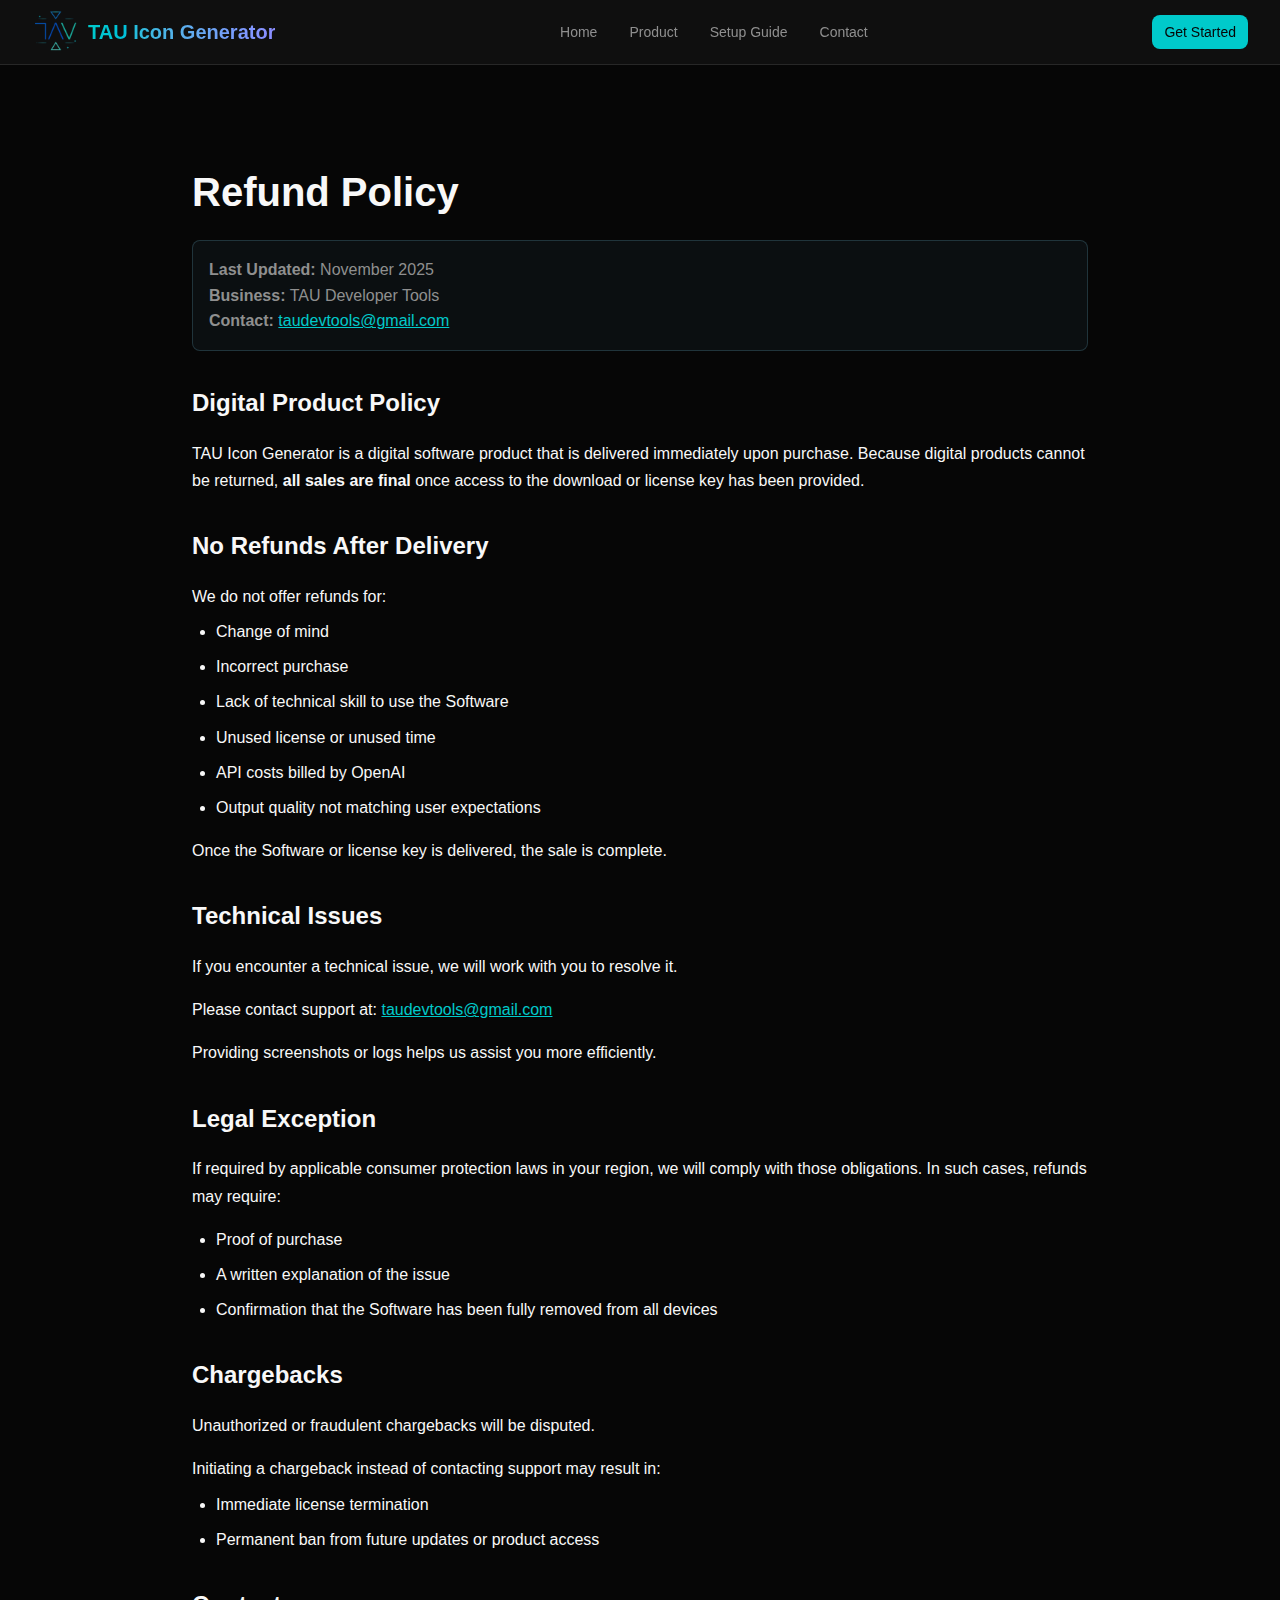
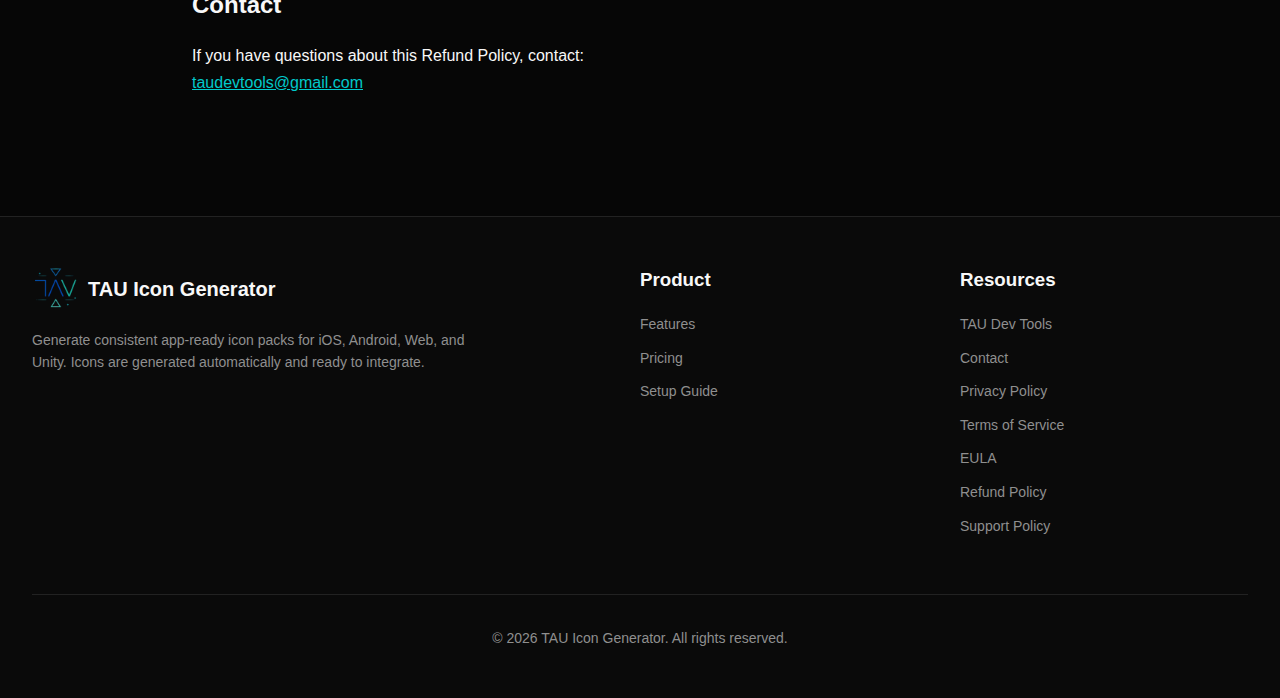
<file: refund-policy.html>
<!DOCTYPE html>
<html lang="en">
<head>
  <meta charset="UTF-8">
  <meta name="viewport" content="width=device-width, initial-scale=1.0">
  <title>Refund Policy - TAU Icon Generator</title>
  <meta name="description" content="Refund Policy for TAU Icon Generator - Digital product refund terms and conditions.">
  <link rel="canonical" href="https://www.tauicongenerator.com/refund-policy.html">
  <meta name="robots" content="index,follow,max-image-preview:large">

  <meta property="og:type" content="article">
  <meta property="og:site_name" content="TAU Icon Generator">
  <meta property="og:title" content="Refund Policy - TAU Icon Generator">
  <meta property="og:description" content="Refund Policy for TAU Icon Generator - Digital product refund terms and conditions.">
  <meta property="og:url" content="https://www.tauicongenerator.com/refund-policy.html">
  <meta property="og:image" content="https://www.tauicongenerator.com/public/appicon.png">
  <meta property="og:image:alt" content="TAU Icon Generator app icon">

  <meta name="twitter:card" content="summary_large_image">
  <meta name="twitter:title" content="Refund Policy - TAU Icon Generator">
  <meta name="twitter:description" content="Refund Policy for TAU Icon Generator - Digital product refund terms and conditions.">
  <meta name="twitter:image" content="https://www.tauicongenerator.com/public/appicon.png">

  <script type="application/ld+json">
    {
      "@context": "https://schema.org",
      "@graph": [
        {
          "@type": "Organization",
          "@id": "https://www.tauicongenerator.com/#organization",
          "name": "TAU Developer Tools",
          "url": "https://www.tauicongenerator.com/",
          "brand": {
            "@type": "Brand",
            "name": "TAU Icon Generator"
          }
        },
        {
          "@type": "WebSite",
          "@id": "https://www.tauicongenerator.com/#website",
          "url": "https://www.tauicongenerator.com/",
          "name": "TAU Icon Generator",
          "publisher": {
            "@id": "https://www.tauicongenerator.com/#organization"
          }
        },
        {
          "@type": "WebPage",
          "@id": "https://www.tauicongenerator.com/refund-policy.html#webpage",
          "url": "https://www.tauicongenerator.com/refund-policy.html",
          "name": "Refund Policy - TAU Icon Generator",
          "isPartOf": {
            "@id": "https://www.tauicongenerator.com/#website"
          }
        }
      ]
    }
  </script>
  <link rel="stylesheet" href="styles.css">
  <link rel="icon" href="favicon.ico" sizes="any">
  <link rel="icon" type="image/png" sizes="32x32" href="favicon-32x32.png">
  <link rel="icon" type="image/png" sizes="16x16" href="favicon-16x16.png">
  <link rel="apple-touch-icon" sizes="180x180" href="apple-touch-icon.png">
  <link rel="manifest" href="site.webmanifest">
  <!-- Google tag (gtag.js) -->
  <script async src="https://www.googletagmanager.com/gtag/js?id=AW-17561137980"></script>
  <script>
    window.dataLayer = window.dataLayer || [];
    function gtag(){dataLayer.push(arguments);}
    gtag('js', new Date());
    gtag('config', 'AW-17561137980');
  </script>
</head>
<body>
  <nav class="nav">
    <div class="container nav-container">
      <a href="index.html" class="nav-logo">
        <img src="public/appicon_nobg.png" alt="TAU" width="48" height="48" />
        <span class="nav-logo-text">TAU Icon Generator</span>
      </a>
      
      <div class="nav-links">
        <a href="index.html" class="nav-link">Home</a>
        <a href="product.html" class="nav-link">Product</a>
        <a href="guide.html" class="nav-link">Setup Guide</a>
        <a href="contact.html" class="nav-link">Contact</a>
      </div>
      
      <a href="product.html#purchase" class="btn btn-primary btn-sm">Get Started</a>
    </div>
  </nav>

  <div style="padding-top: 4rem;">
    <section class="section">
      <div class="container">
        <div class="max-w-4xl mx-auto">
          <h1 style="font-size: 2.5rem; font-weight: 700; margin-bottom: 1rem;">Refund Policy</h1>
          
          <div style="margin-bottom: 2rem; padding: 1rem; background-color: rgba(120, 200, 230, 0.05); border: 1px solid rgba(120, 200, 230, 0.2); border-radius: var(--radius);">
            <p style="margin: 0; color: var(--muted-foreground);">
              <strong>Last Updated:</strong> November 2025<br>
              <strong>Business:</strong> TAU Developer Tools<br>
              <strong>Contact:</strong> <a href="mailto:taudevtools@gmail.com" style="color: var(--primary);">taudevtools@gmail.com</a>
            </p>
          </div>

          <div style="line-height: 1.7; color: var(--foreground);">
            <h2 style="font-size: 1.5rem; font-weight: 600; margin-bottom: 1rem; margin-top: 2rem;">Digital Product Policy</h2>
            
            <p style="margin-bottom: 1.5rem;">
              TAU Icon Generator is a digital software product that is delivered immediately upon purchase. Because digital products cannot be returned, <strong>all sales are final</strong> once access to the download or license key has been provided.
            </p>

            <h2 style="font-size: 1.5rem; font-weight: 600; margin-bottom: 1rem; margin-top: 2rem;">No Refunds After Delivery</h2>
            
            <p style="margin-bottom: 0.5rem;">We do not offer refunds for:</p>
            <ul style="margin-left: 1.5rem; margin-bottom: 1rem;">
              <li style="margin-bottom: 0.5rem;">Change of mind</li>
              <li style="margin-bottom: 0.5rem;">Incorrect purchase</li>
              <li style="margin-bottom: 0.5rem;">Lack of technical skill to use the Software</li>
              <li style="margin-bottom: 0.5rem;">Unused license or unused time</li>
              <li style="margin-bottom: 0.5rem;">API costs billed by OpenAI</li>
              <li style="margin-bottom: 0.5rem;">Output quality not matching user expectations</li>
            </ul>
            
            <p style="margin-bottom: 1.5rem;">
              Once the Software or license key is delivered, the sale is complete.
            </p>

            <h2 style="font-size: 1.5rem; font-weight: 600; margin-bottom: 1rem; margin-top: 2rem;">Technical Issues</h2>
            
            <p style="margin-bottom: 1rem;">
              If you encounter a technical issue, we will work with you to resolve it.
            </p>
            
            <p style="margin-bottom: 1rem;">
              Please contact support at: <a href="mailto:taudevtools@gmail.com" style="color: var(--primary);">taudevtools@gmail.com</a>
            </p>
            
            <p style="margin-bottom: 1.5rem;">
              Providing screenshots or logs helps us assist you more efficiently.
            </p>

            <h2 style="font-size: 1.5rem; font-weight: 600; margin-bottom: 1rem; margin-top: 2rem;">Legal Exception</h2>
            
            <p style="margin-bottom: 1rem;">
              If required by applicable consumer protection laws in your region, we will comply with those obligations. In such cases, refunds may require:
            </p>
            
            <ul style="margin-left: 1.5rem; margin-bottom: 1.5rem;">
              <li style="margin-bottom: 0.5rem;">Proof of purchase</li>
              <li style="margin-bottom: 0.5rem;">A written explanation of the issue</li>
              <li style="margin-bottom: 0.5rem;">Confirmation that the Software has been fully removed from all devices</li>
            </ul>

            <h2 style="font-size: 1.5rem; font-weight: 600; margin-bottom: 1rem; margin-top: 2rem;">Chargebacks</h2>
            
            <p style="margin-bottom: 1rem;">
              Unauthorized or fraudulent chargebacks will be disputed.
            </p>
            
            <p style="margin-bottom: 0.5rem;">Initiating a chargeback instead of contacting support may result in:</p>
            <ul style="margin-left: 1.5rem; margin-bottom: 1.5rem;">
              <li style="margin-bottom: 0.5rem;">Immediate license termination</li>
              <li style="margin-bottom: 0.5rem;">Permanent ban from future updates or product access</li>
            </ul>

            <h2 style="font-size: 1.5rem; font-weight: 600; margin-bottom: 1rem; margin-top: 2rem;">Contact</h2>
            
            <p style="margin-bottom: 1.5rem;">
              If you have questions about this Refund Policy, contact:<br>
              <a href="mailto:taudevtools@gmail.com" style="color: var(--primary);">taudevtools@gmail.com</a>
            </p>
          </div>
        </div>
      </div>
    </section>
  </div>

  <footer class="footer">
    <div class="container">
      <div class="footer-grid">
        <div>
          <a href="index.html" class="footer-logo">
            <img src="public/appicon_nobg.png" alt="TAU Icon Generator" width="48" height="48" />
            <span>TAU Icon Generator</span>
          </a>
          <p class="footer-description">
            Generate consistent app-ready icon packs for iOS, Android, Web, and Unity. Icons are generated automatically and ready to integrate.
          </p>
        </div>

        <div>
          <h3 class="footer-title">Product</h3>
          <ul class="footer-links">
            <li><a href="product.html">Features</a></li>
            <li><a href="product.html#purchase">Pricing</a></li>
            <li><a href="guide.html">Setup Guide</a></li>
          </ul>
        </div>

        <div>
          <h3 class="footer-title">Resources</h3>
          <ul class="footer-links">
            <li><a href="https://tau-dev-tools.github.io/tau-info/index.html" target="_blank" rel="noopener noreferrer">TAU Dev Tools</a></li>
            <li><a href="contact.html">Contact</a></li>
            <li><a href="privacy-policy.html">Privacy Policy</a></li>
            <li><a href="terms-of-service.html">Terms of Service</a></li>
            <li><a href="eula.html">EULA</a></li>
            <li><a href="refund-policy.html">Refund Policy</a></li>
            <li><a href="support-policy.html">Support Policy</a></li>
          </ul>
        </div>
      </div>

      <div class="footer-bottom">
        <p>&copy; <span id="year"></span> TAU Icon Generator. All rights reserved.</p>
      </div>
    </div>
  </footer>

  <script>
    document.getElementById('year').textContent = new Date().getFullYear();
    
    // Check if user is on macOS (desktop Mac, not iOS devices)
    function isMacOS() {
      const platform = navigator.platform.toUpperCase();
      const userAgent = navigator.userAgent.toUpperCase();
      
      // More comprehensive iOS detection (including iPad in desktop mode)
      const isIOS = /IPHONE|IPAD|IPOD/.test(userAgent) || 
                   /IPHONE|IPAD|IPOD/.test(platform) ||
                   // iPad in desktop mode detection
                   (navigator.maxTouchPoints && navigator.maxTouchPoints > 1 && /MAC/.test(platform)) ||
                   // Additional iPad detection
                   /MOBILE.*SAFARI/.test(userAgent) && /MAC/.test(platform);
      
      // Check for macOS/Mac desktop platforms
      const isMac = platform.indexOf('MAC') >= 0 || userAgent.indexOf('MAC OS X') >= 0;
      
      // Only return true for actual desktop Macs (not iOS devices)
      return isMac && !isIOS && !navigator.maxTouchPoints;
    }
    
    // Handle purchase button clicks
    function handlePurchaseClick(event) {
      if (!isMacOS()) {
        event.preventDefault();
        alert('TAU Icon Generator is currently available exclusively for macOS. Please visit this site from a Mac computer to make a purchase.');
        return false;
      }
      return true;
    }
    
    // Add click handlers to all purchase buttons
    document.addEventListener('DOMContentLoaded', function() {
      const purchaseButtons = document.querySelectorAll('a[href*="#purchase"], a[href*="purchase"]');
      purchaseButtons.forEach(button => {
        if (button.href.includes('#purchase')) {
          button.addEventListener('click', handlePurchaseClick);
        }
      });
    });
  </script>
</body>
</html>
</file>
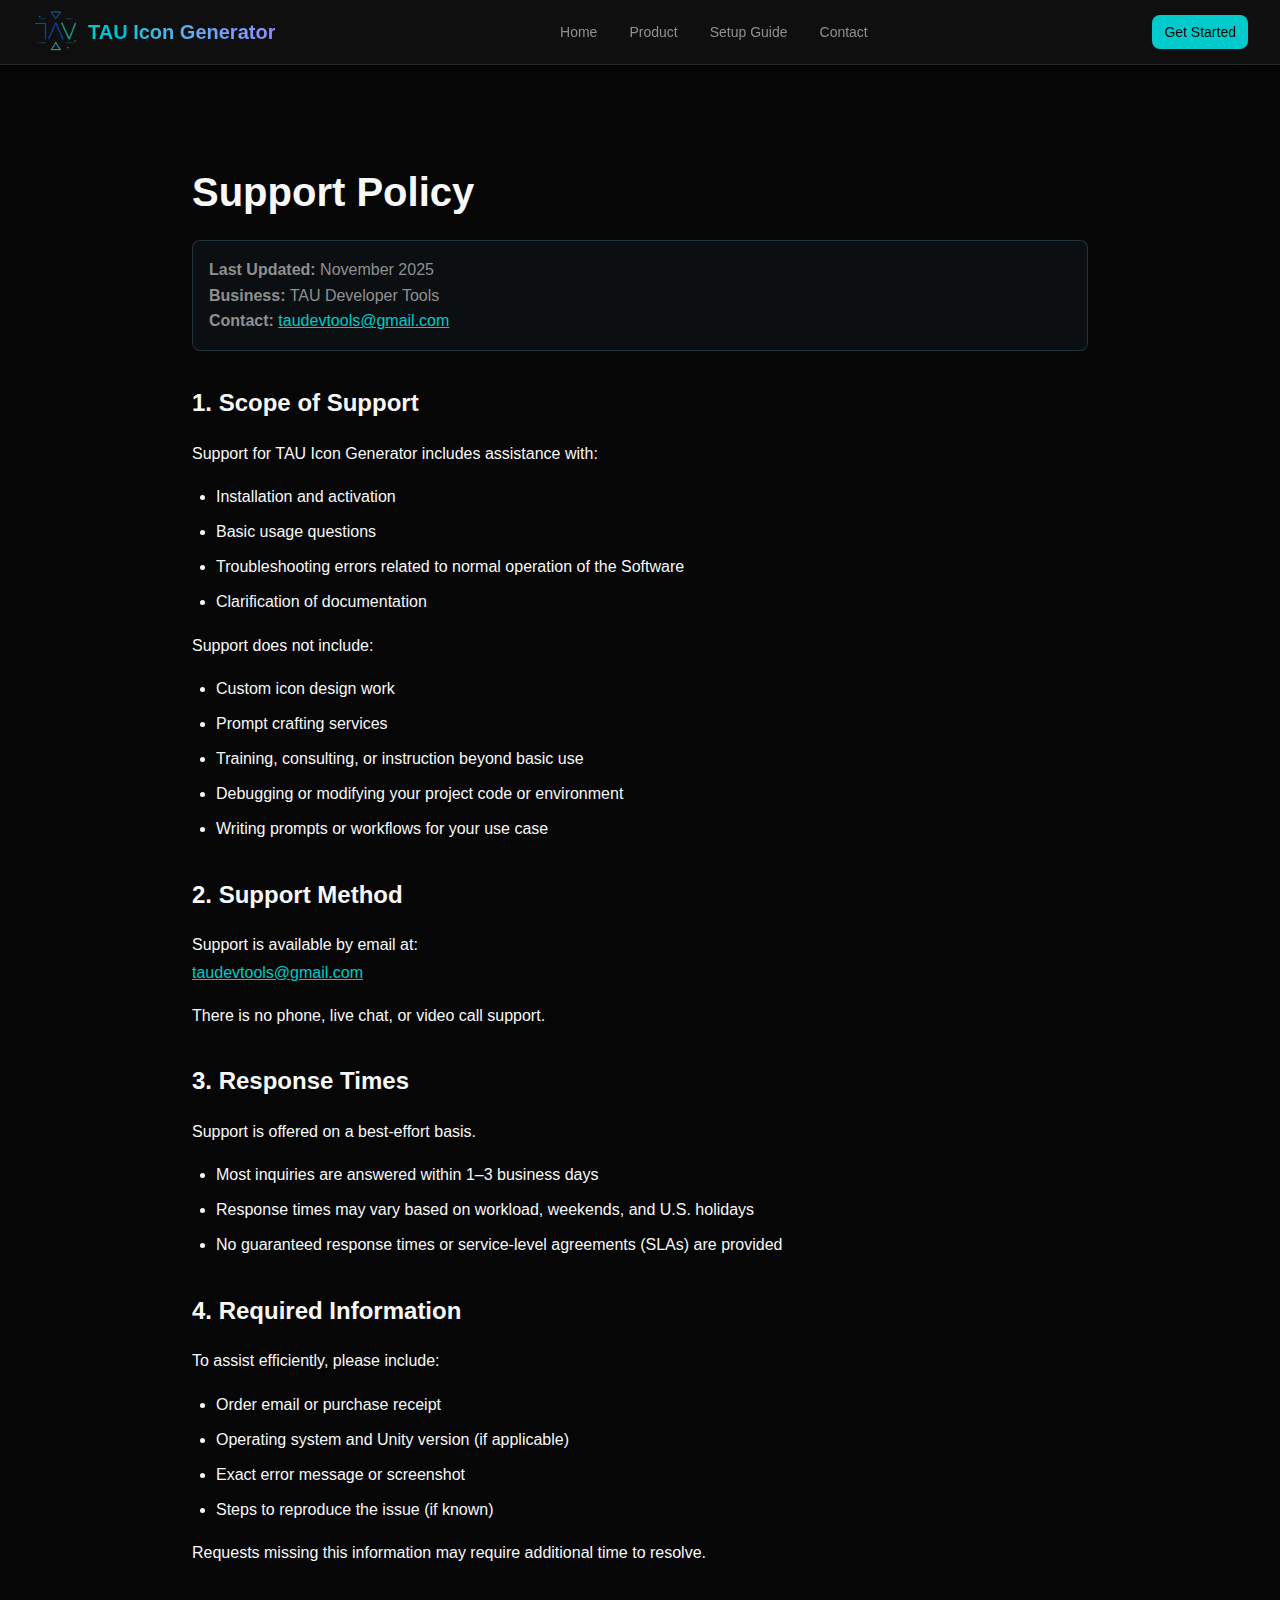
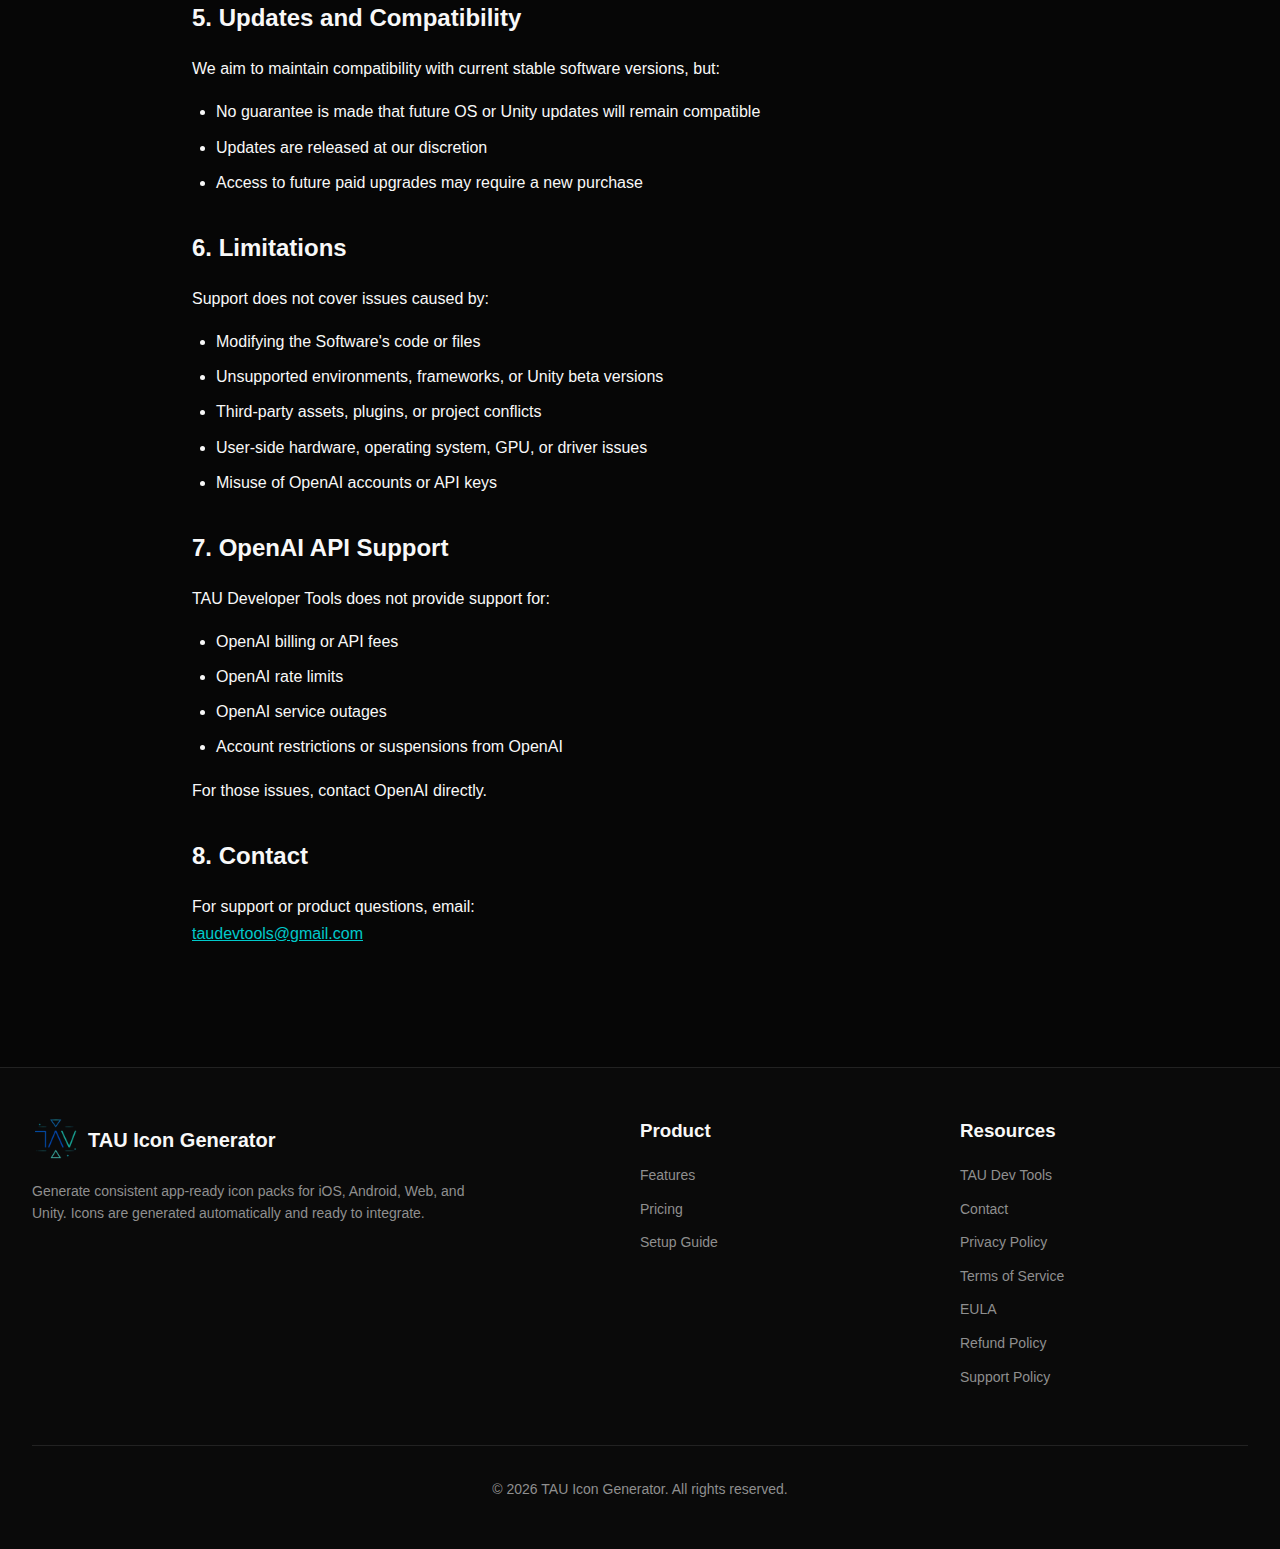
<file: support-policy.html>
<!DOCTYPE html>
<html lang="en">
<head>
  <meta charset="UTF-8">
  <meta name="viewport" content="width=device-width, initial-scale=1.0">
  <title>Support Policy - TAU Icon Generator</title>
  <meta name="description" content="Support Policy for TAU Icon Generator - Customer support guidelines and procedures.">
  <link rel="canonical" href="https://www.tauicongenerator.com/support-policy.html">
  <meta name="robots" content="index,follow,max-image-preview:large">

  <meta property="og:type" content="article">
  <meta property="og:site_name" content="TAU Icon Generator">
  <meta property="og:title" content="Support Policy - TAU Icon Generator">
  <meta property="og:description" content="Support Policy for TAU Icon Generator - Customer support guidelines and procedures.">
  <meta property="og:url" content="https://www.tauicongenerator.com/support-policy.html">
  <meta property="og:image" content="https://www.tauicongenerator.com/public/appicon.png">
  <meta property="og:image:alt" content="TAU Icon Generator app icon">

  <meta name="twitter:card" content="summary_large_image">
  <meta name="twitter:title" content="Support Policy - TAU Icon Generator">
  <meta name="twitter:description" content="Support Policy for TAU Icon Generator - Customer support guidelines and procedures.">
  <meta name="twitter:image" content="https://www.tauicongenerator.com/public/appicon.png">

  <script type="application/ld+json">
    {
      "@context": "https://schema.org",
      "@graph": [
        {
          "@type": "Organization",
          "@id": "https://www.tauicongenerator.com/#organization",
          "name": "TAU Developer Tools",
          "url": "https://www.tauicongenerator.com/",
          "brand": {
            "@type": "Brand",
            "name": "TAU Icon Generator"
          }
        },
        {
          "@type": "WebSite",
          "@id": "https://www.tauicongenerator.com/#website",
          "url": "https://www.tauicongenerator.com/",
          "name": "TAU Icon Generator",
          "publisher": {
            "@id": "https://www.tauicongenerator.com/#organization"
          }
        },
        {
          "@type": "WebPage",
          "@id": "https://www.tauicongenerator.com/support-policy.html#webpage",
          "url": "https://www.tauicongenerator.com/support-policy.html",
          "name": "Support Policy - TAU Icon Generator",
          "isPartOf": {
            "@id": "https://www.tauicongenerator.com/#website"
          }
        }
      ]
    }
  </script>
  <link rel="stylesheet" href="styles.css">
  <link rel="icon" href="favicon.ico" sizes="any">
  <link rel="icon" type="image/png" sizes="32x32" href="favicon-32x32.png">
  <link rel="icon" type="image/png" sizes="16x16" href="favicon-16x16.png">
  <link rel="apple-touch-icon" sizes="180x180" href="apple-touch-icon.png">
  <link rel="manifest" href="site.webmanifest">
  <!-- Google tag (gtag.js) -->
  <script async src="https://www.googletagmanager.com/gtag/js?id=AW-17561137980"></script>
  <script>
    window.dataLayer = window.dataLayer || [];
    function gtag(){dataLayer.push(arguments);}
    gtag('js', new Date());
    gtag('config', 'AW-17561137980');
  </script>
</head>
<body>
  <nav class="nav">
    <div class="container nav-container">
      <a href="index.html" class="nav-logo">
        <img src="public/appicon_nobg.png" alt="TAU" width="48" height="48" />
        <span class="nav-logo-text">TAU Icon Generator</span>
      </a>
      
      <div class="nav-links">
        <a href="index.html" class="nav-link">Home</a>
        <a href="product.html" class="nav-link">Product</a>
        <a href="guide.html" class="nav-link">Setup Guide</a>
        <a href="contact.html" class="nav-link">Contact</a>
      </div>
      
      <a href="product.html#purchase" class="btn btn-primary btn-sm">Get Started</a>
    </div>
  </nav>

  <div style="padding-top: 4rem;">
    <section class="section">
      <div class="container">
        <div class="max-w-4xl mx-auto">
          <h1 style="font-size: 2.5rem; font-weight: 700; margin-bottom: 1rem;">Support Policy</h1>
          
          <div style="margin-bottom: 2rem; padding: 1rem; background-color: rgba(120, 200, 230, 0.05); border: 1px solid rgba(120, 200, 230, 0.2); border-radius: var(--radius);">
            <p style="margin: 0; color: var(--muted-foreground);">
              <strong>Last Updated:</strong> November 2025<br>
              <strong>Business:</strong> TAU Developer Tools<br>
              <strong>Contact:</strong> <a href="mailto:taudevtools@gmail.com" style="color: var(--primary);">taudevtools@gmail.com</a>
            </p>
          </div>

          <div style="line-height: 1.7; color: var(--foreground);">
            <h2 style="font-size: 1.5rem; font-weight: 600; margin-bottom: 1rem; margin-top: 2rem;">1. Scope of Support</h2>
            
            <p style="margin-bottom: 1rem;">Support for TAU Icon Generator includes assistance with:</p>
            <ul style="margin-left: 1.5rem; margin-bottom: 1rem;">
              <li style="margin-bottom: 0.5rem;">Installation and activation</li>
              <li style="margin-bottom: 0.5rem;">Basic usage questions</li>
              <li style="margin-bottom: 0.5rem;">Troubleshooting errors related to normal operation of the Software</li>
              <li style="margin-bottom: 0.5rem;">Clarification of documentation</li>
            </ul>
            
            <p style="margin-bottom: 1rem;">Support does not include:</p>
            <ul style="margin-left: 1.5rem; margin-bottom: 1.5rem;">
              <li style="margin-bottom: 0.5rem;">Custom icon design work</li>
              <li style="margin-bottom: 0.5rem;">Prompt crafting services</li>
              <li style="margin-bottom: 0.5rem;">Training, consulting, or instruction beyond basic use</li>
              <li style="margin-bottom: 0.5rem;">Debugging or modifying your project code or environment</li>
              <li style="margin-bottom: 0.5rem;">Writing prompts or workflows for your use case</li>
            </ul>

            <h2 style="font-size: 1.5rem; font-weight: 600; margin-bottom: 1rem; margin-top: 2rem;">2. Support Method</h2>
            
            <p style="margin-bottom: 1rem;">
              Support is available by email at:<br>
              <a href="mailto:taudevtools@gmail.com" style="color: var(--primary);">taudevtools@gmail.com</a>
            </p>
            
            <p style="margin-bottom: 1.5rem;">
              There is no phone, live chat, or video call support.
            </p>

            <h2 style="font-size: 1.5rem; font-weight: 600; margin-bottom: 1rem; margin-top: 2rem;">3. Response Times</h2>
            
            <p style="margin-bottom: 1rem;">
              Support is offered on a best-effort basis.
            </p>
            
            <ul style="margin-left: 1.5rem; margin-bottom: 1rem;">
              <li style="margin-bottom: 0.5rem;">Most inquiries are answered within 1–3 business days</li>
              <li style="margin-bottom: 0.5rem;">Response times may vary based on workload, weekends, and U.S. holidays</li>
              <li style="margin-bottom: 0.5rem;">No guaranteed response times or service-level agreements (SLAs) are provided</li>
            </ul>

            <h2 style="font-size: 1.5rem; font-weight: 600; margin-bottom: 1rem; margin-top: 2rem;">4. Required Information</h2>
            
            <p style="margin-bottom: 1rem;">To assist efficiently, please include:</p>
            <ul style="margin-left: 1.5rem; margin-bottom: 1rem;">
              <li style="margin-bottom: 0.5rem;">Order email or purchase receipt</li>
              <li style="margin-bottom: 0.5rem;">Operating system and Unity version (if applicable)</li>
              <li style="margin-bottom: 0.5rem;">Exact error message or screenshot</li>
              <li style="margin-bottom: 0.5rem;">Steps to reproduce the issue (if known)</li>
            </ul>
            
            <p style="margin-bottom: 1.5rem;">
              Requests missing this information may require additional time to resolve.
            </p>

            <h2 style="font-size: 1.5rem; font-weight: 600; margin-bottom: 1rem; margin-top: 2rem;">5. Updates and Compatibility</h2>
            
            <p style="margin-bottom: 1rem;">
              We aim to maintain compatibility with current stable software versions, but:
            </p>
            
            <ul style="margin-left: 1.5rem; margin-bottom: 1.5rem;">
              <li style="margin-bottom: 0.5rem;">No guarantee is made that future OS or Unity updates will remain compatible</li>
              <li style="margin-bottom: 0.5rem;">Updates are released at our discretion</li>
              <li style="margin-bottom: 0.5rem;">Access to future paid upgrades may require a new purchase</li>
            </ul>

            <h2 style="font-size: 1.5rem; font-weight: 600; margin-bottom: 1rem; margin-top: 2rem;">6. Limitations</h2>
            
            <p style="margin-bottom: 1rem;">Support does not cover issues caused by:</p>
            <ul style="margin-left: 1.5rem; margin-bottom: 1.5rem;">
              <li style="margin-bottom: 0.5rem;">Modifying the Software's code or files</li>
              <li style="margin-bottom: 0.5rem;">Unsupported environments, frameworks, or Unity beta versions</li>
              <li style="margin-bottom: 0.5rem;">Third-party assets, plugins, or project conflicts</li>
              <li style="margin-bottom: 0.5rem;">User-side hardware, operating system, GPU, or driver issues</li>
              <li style="margin-bottom: 0.5rem;">Misuse of OpenAI accounts or API keys</li>
            </ul>

            <h2 style="font-size: 1.5rem; font-weight: 600; margin-bottom: 1rem; margin-top: 2rem;">7. OpenAI API Support</h2>
            
            <p style="margin-bottom: 1rem;">TAU Developer Tools does not provide support for:</p>
            <ul style="margin-left: 1.5rem; margin-bottom: 1rem;">
              <li style="margin-bottom: 0.5rem;">OpenAI billing or API fees</li>
              <li style="margin-bottom: 0.5rem;">OpenAI rate limits</li>
              <li style="margin-bottom: 0.5rem;">OpenAI service outages</li>
              <li style="margin-bottom: 0.5rem;">Account restrictions or suspensions from OpenAI</li>
            </ul>
            
            <p style="margin-bottom: 1.5rem;">
              For those issues, contact OpenAI directly.
            </p>

            <h2 style="font-size: 1.5rem; font-weight: 600; margin-bottom: 1rem; margin-top: 2rem;">8. Contact</h2>
            
            <p style="margin-bottom: 1.5rem;">
              For support or product questions, email:<br>
              <a href="mailto:taudevtools@gmail.com" style="color: var(--primary);">taudevtools@gmail.com</a>
            </p>
          </div>
        </div>
      </div>
    </section>
  </div>

  <footer class="footer">
    <div class="container">
      <div class="footer-grid">
        <div>
          <a href="index.html" class="footer-logo">
            <img src="public/appicon_nobg.png" alt="TAU Icon Generator" width="48" height="48" />
            <span>TAU Icon Generator</span>
          </a>
          <p class="footer-description">
            Generate consistent app-ready icon packs for iOS, Android, Web, and Unity. Icons are generated automatically and ready to integrate.
          </p>
        </div>

        <div>
          <h3 class="footer-title">Product</h3>
          <ul class="footer-links">
            <li><a href="product.html">Features</a></li>
            <li><a href="product.html#purchase">Pricing</a></li>
            <li><a href="guide.html">Setup Guide</a></li>
          </ul>
        </div>

        <div>
          <h3 class="footer-title">Resources</h3>
          <ul class="footer-links">
            <li><a href="https://tau-dev-tools.github.io/tau-info/index.html" target="_blank" rel="noopener noreferrer">TAU Dev Tools</a></li>
            <li><a href="contact.html">Contact</a></li>
            <li><a href="privacy-policy.html">Privacy Policy</a></li>
            <li><a href="terms-of-service.html">Terms of Service</a></li>
            <li><a href="eula.html">EULA</a></li>
            <li><a href="refund-policy.html">Refund Policy</a></li>
            <li><a href="support-policy.html">Support Policy</a></li>
          </ul>
        </div>
      </div>

      <div class="footer-bottom">
        <p>&copy; <span id="year"></span> TAU Icon Generator. All rights reserved.</p>
      </div>
    </div>
  </footer>

  <script>
    document.getElementById('year').textContent = new Date().getFullYear();
    
    // Check if user is on macOS (desktop Mac, not iOS devices)
    function isMacOS() {
      const platform = navigator.platform.toUpperCase();
      const userAgent = navigator.userAgent.toUpperCase();
      
      // More comprehensive iOS detection (including iPad in desktop mode)
      const isIOS = /IPHONE|IPAD|IPOD/.test(userAgent) || 
                   /IPHONE|IPAD|IPOD/.test(platform) ||
                   // iPad in desktop mode detection
                   (navigator.maxTouchPoints && navigator.maxTouchPoints > 1 && /MAC/.test(platform)) ||
                   // Additional iPad detection
                   /MOBILE.*SAFARI/.test(userAgent) && /MAC/.test(platform);
      
      // Check for macOS/Mac desktop platforms
      const isMac = platform.indexOf('MAC') >= 0 || userAgent.indexOf('MAC OS X') >= 0;
      
      // Only return true for actual desktop Macs (not iOS devices)
      return isMac && !isIOS && !navigator.maxTouchPoints;
    }
    
    // Handle purchase button clicks
    function handlePurchaseClick(event) {
      if (!isMacOS()) {
        event.preventDefault();
        alert('TAU Icon Generator is currently available exclusively for macOS. Please visit this site from a Mac computer to make a purchase.');
        return false;
      }
      return true;
    }
    
    // Add click handlers to all purchase buttons
    document.addEventListener('DOMContentLoaded', function() {
      const purchaseButtons = document.querySelectorAll('a[href*="#purchase"], a[href*="purchase"]');
      purchaseButtons.forEach(button => {
        if (button.href.includes('#purchase')) {
          button.addEventListener('click', handlePurchaseClick);
        }
      });
    });
  </script>
</body>
</html>
</file>
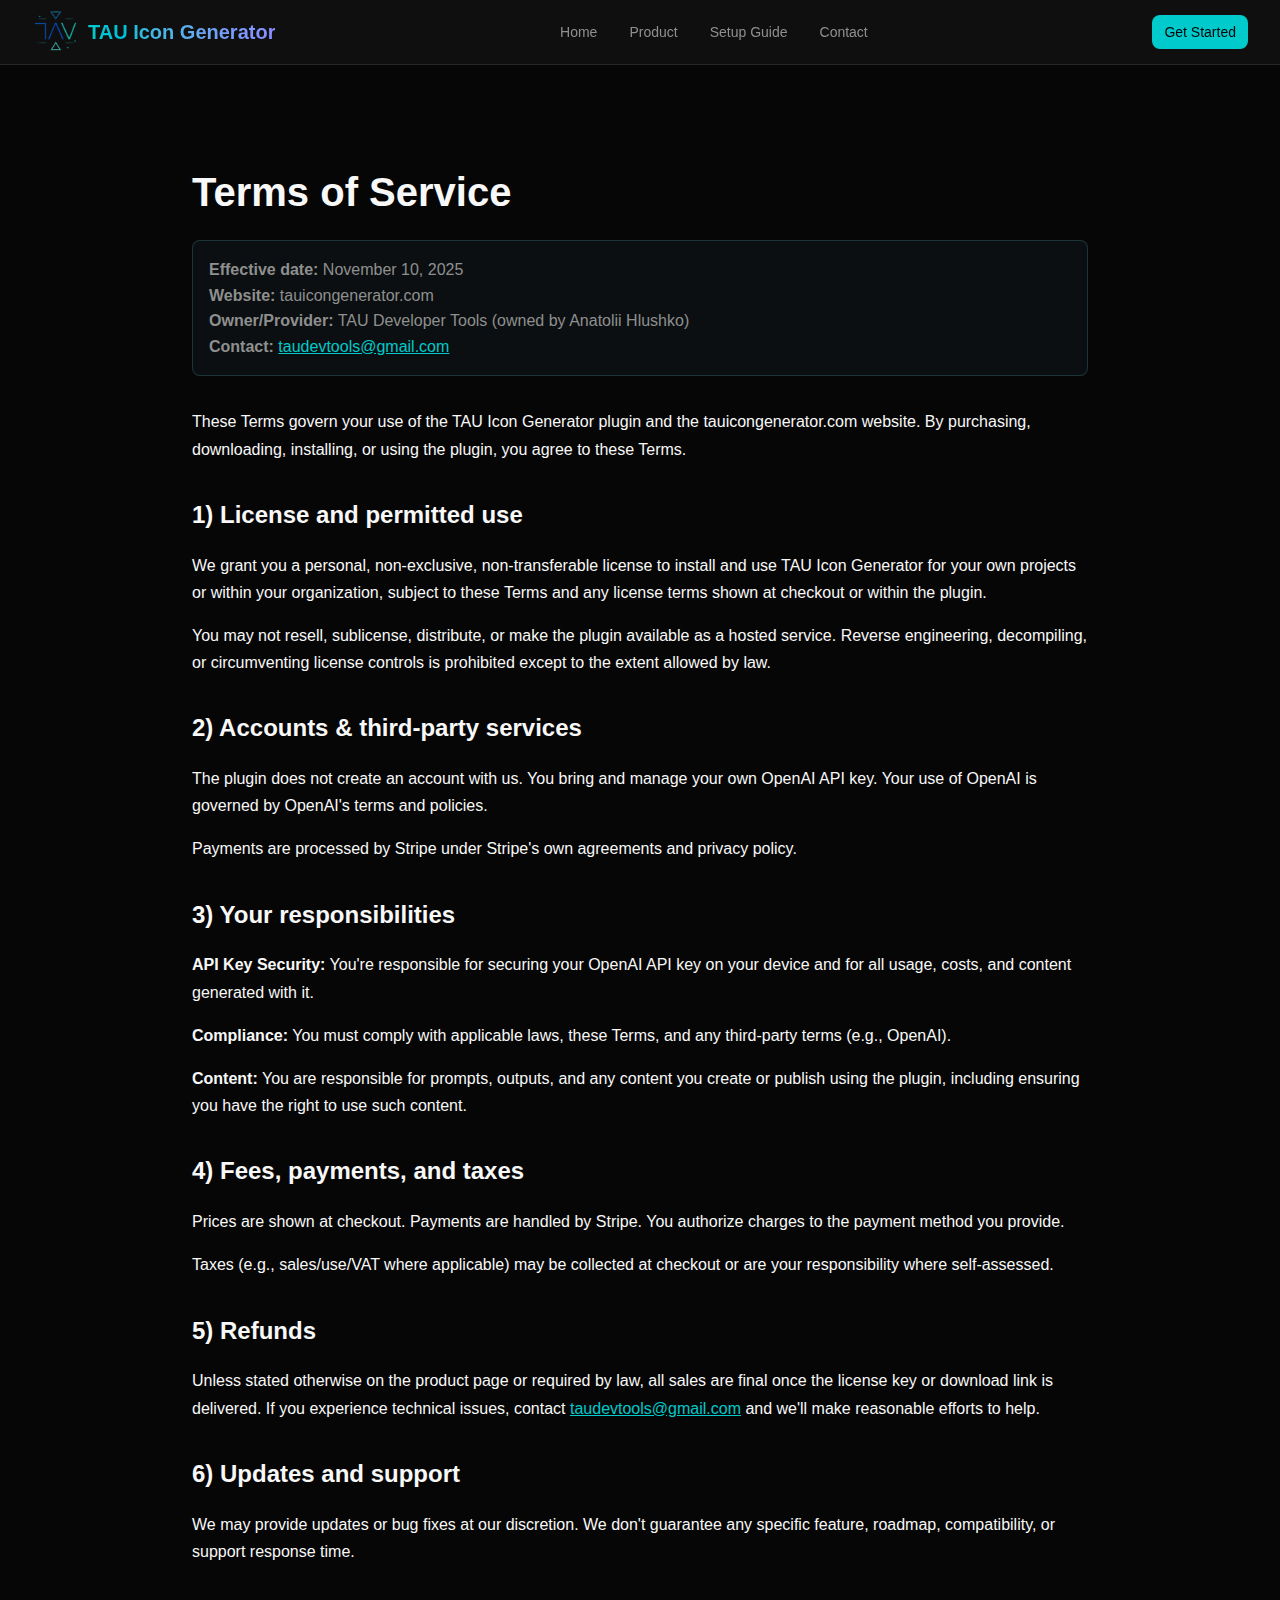
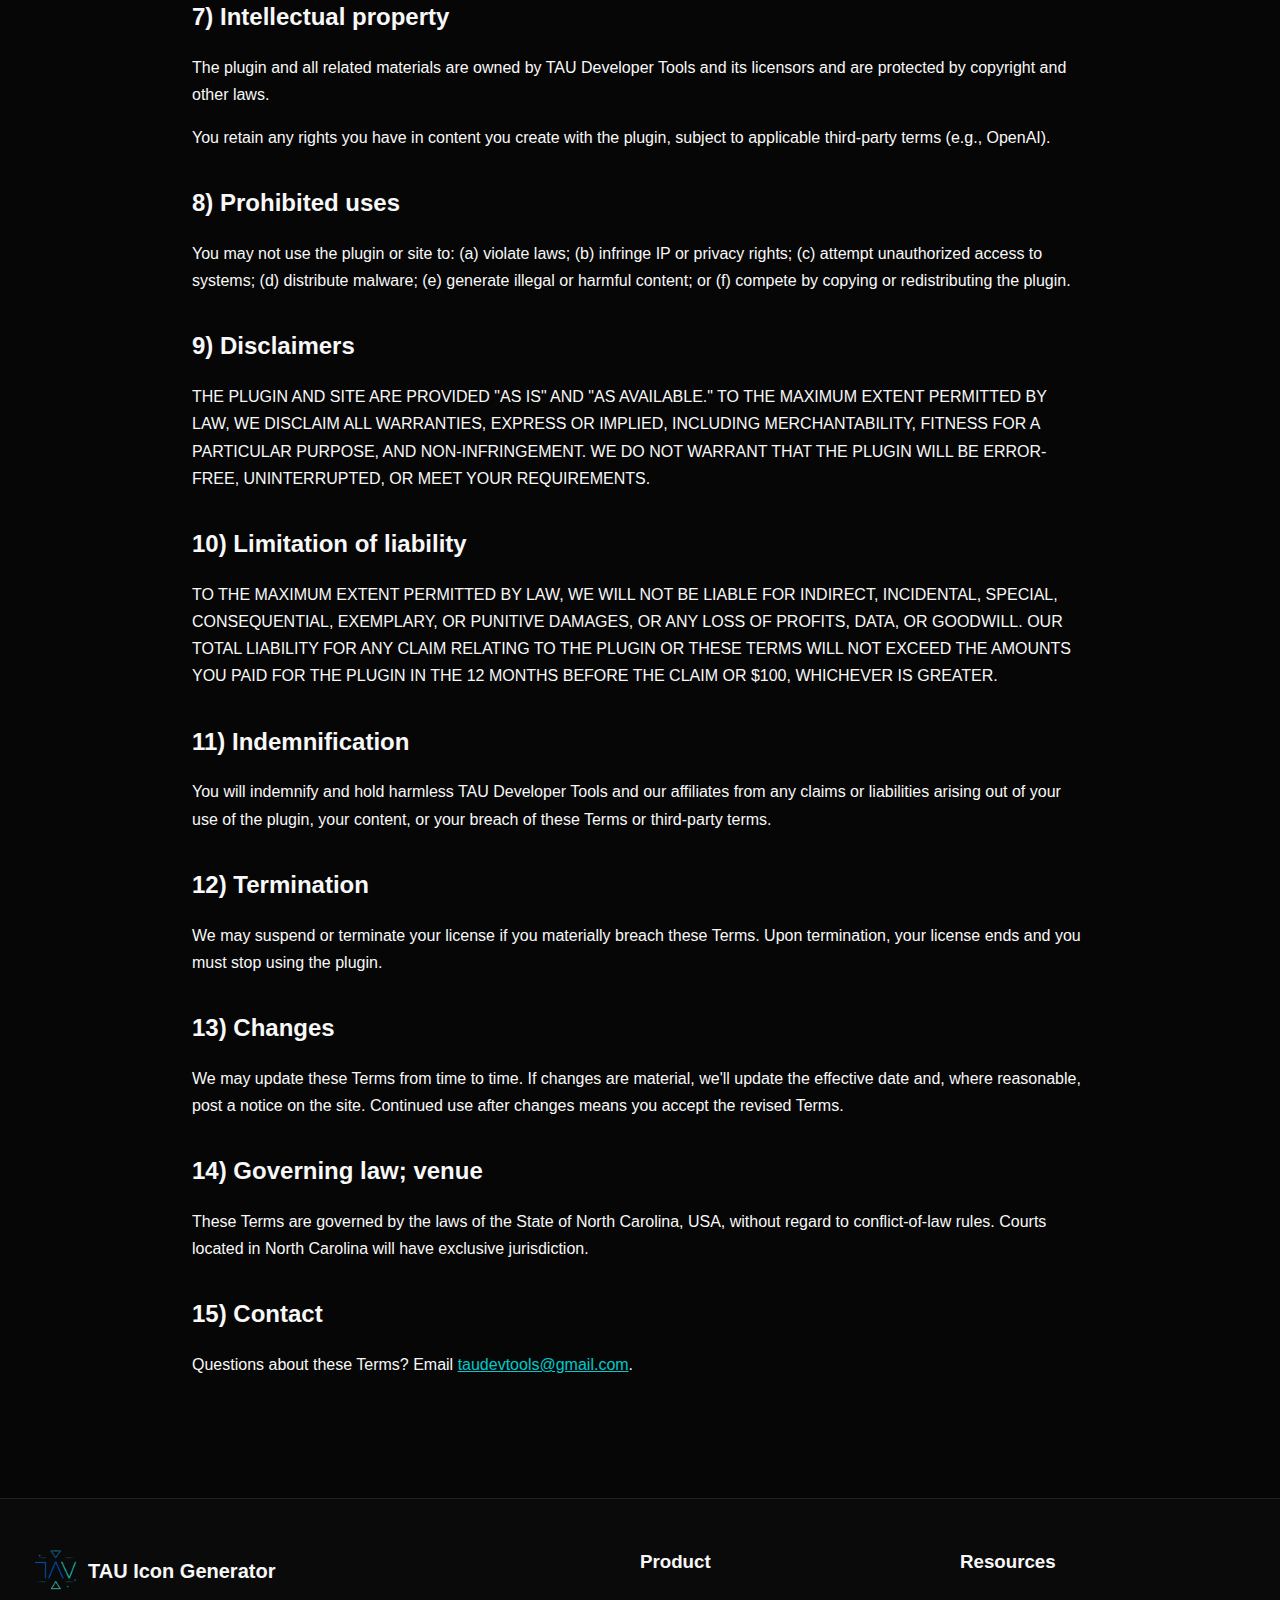
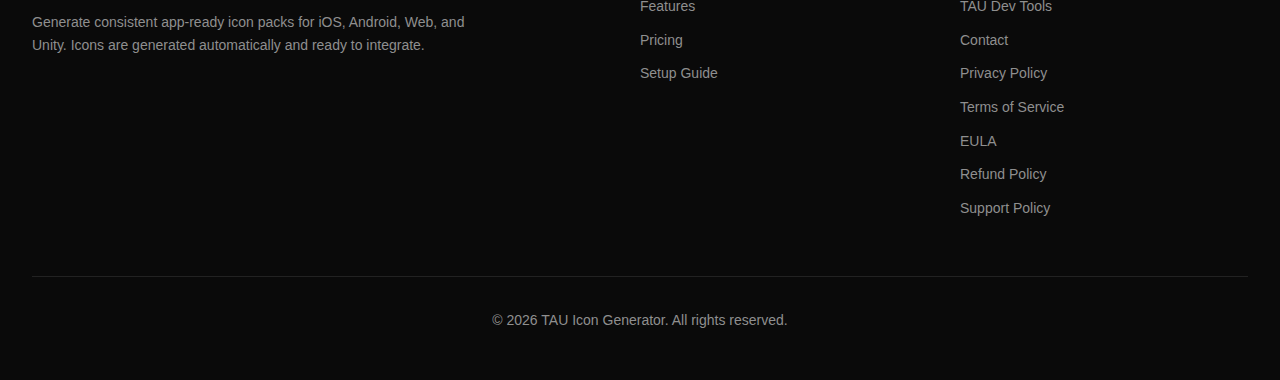
<file: terms-of-service.html>
<!DOCTYPE html>
<html lang="en">
<head>
  <meta charset="UTF-8">
  <meta name="viewport" content="width=device-width, initial-scale=1.0">
  <title>Terms of Service - TAU Icon Generator</title>
  <meta name="description" content="Terms of Service for TAU Icon Generator - License agreement and terms of use.">
  <link rel="canonical" href="https://www.tauicongenerator.com/terms-of-service.html">
  <meta name="robots" content="index,follow,max-image-preview:large">

  <meta property="og:type" content="article">
  <meta property="og:site_name" content="TAU Icon Generator">
  <meta property="og:title" content="Terms of Service - TAU Icon Generator">
  <meta property="og:description" content="Terms of Service for TAU Icon Generator - License agreement and terms of use.">
  <meta property="og:url" content="https://www.tauicongenerator.com/terms-of-service.html">
  <meta property="og:image" content="https://www.tauicongenerator.com/public/appicon.png">
  <meta property="og:image:alt" content="TAU Icon Generator app icon">

  <meta name="twitter:card" content="summary_large_image">
  <meta name="twitter:title" content="Terms of Service - TAU Icon Generator">
  <meta name="twitter:description" content="Terms of Service for TAU Icon Generator - License agreement and terms of use.">
  <meta name="twitter:image" content="https://www.tauicongenerator.com/public/appicon.png">

  <script type="application/ld+json">
    {
      "@context": "https://schema.org",
      "@graph": [
        {
          "@type": "Organization",
          "@id": "https://www.tauicongenerator.com/#organization",
          "name": "TAU Developer Tools",
          "url": "https://www.tauicongenerator.com/",
          "brand": {
            "@type": "Brand",
            "name": "TAU Icon Generator"
          }
        },
        {
          "@type": "WebSite",
          "@id": "https://www.tauicongenerator.com/#website",
          "url": "https://www.tauicongenerator.com/",
          "name": "TAU Icon Generator",
          "publisher": {
            "@id": "https://www.tauicongenerator.com/#organization"
          }
        },
        {
          "@type": "WebPage",
          "@id": "https://www.tauicongenerator.com/terms-of-service.html#webpage",
          "url": "https://www.tauicongenerator.com/terms-of-service.html",
          "name": "Terms of Service - TAU Icon Generator",
          "isPartOf": {
            "@id": "https://www.tauicongenerator.com/#website"
          }
        }
      ]
    }
  </script>
  <link rel="stylesheet" href="styles.css">
  <link rel="icon" href="favicon.ico" sizes="any">
  <link rel="icon" type="image/png" sizes="32x32" href="favicon-32x32.png">
  <link rel="icon" type="image/png" sizes="16x16" href="favicon-16x16.png">
  <link rel="apple-touch-icon" sizes="180x180" href="apple-touch-icon.png">
  <link rel="manifest" href="site.webmanifest">
  <!-- Google tag (gtag.js) -->
  <script async src="https://www.googletagmanager.com/gtag/js?id=AW-17561137980"></script>
  <script>
    window.dataLayer = window.dataLayer || [];
    function gtag(){dataLayer.push(arguments);}
    gtag('js', new Date());
    gtag('config', 'AW-17561137980');
  </script>
</head>
<body>
  <nav class="nav">
    <div class="container nav-container">
      <a href="index.html" class="nav-logo">
        <img src="public/appicon_nobg.png" alt="TAU" width="48" height="48" />
        <span class="nav-logo-text">TAU Icon Generator</span>
      </a>
      
      <div class="nav-links">
        <a href="index.html" class="nav-link">Home</a>
        <a href="product.html" class="nav-link">Product</a>
        <a href="guide.html" class="nav-link">Setup Guide</a>
        <a href="contact.html" class="nav-link">Contact</a>
      </div>
      
      <a href="product.html#purchase" class="btn btn-primary btn-sm">Get Started</a>
    </div>
  </nav>

  <div style="padding-top: 4rem;">
    <section class="section">
      <div class="container">
        <div class="max-w-4xl mx-auto">
          <h1 style="font-size: 2.5rem; font-weight: 700; margin-bottom: 1rem;">Terms of Service</h1>
          
          <div style="margin-bottom: 2rem; padding: 1rem; background-color: rgba(120, 200, 230, 0.05); border: 1px solid rgba(120, 200, 230, 0.2); border-radius: var(--radius);">
            <p style="margin: 0; color: var(--muted-foreground);">
              <strong>Effective date:</strong> November 10, 2025<br>
              <strong>Website:</strong> tauicongenerator.com<br>
              <strong>Owner/Provider:</strong> TAU Developer Tools (owned by Anatolii Hlushko)<br>
              <strong>Contact:</strong> <a href="mailto:taudevtools@gmail.com" style="color: var(--primary);">taudevtools@gmail.com</a>
            </p>
          </div>

          <div style="line-height: 1.7; color: var(--foreground);">
            <p style="margin-bottom: 2rem;">
              These Terms govern your use of the TAU Icon Generator plugin and the tauicongenerator.com website. By purchasing, downloading, installing, or using the plugin, you agree to these Terms.
            </p>

            <h2 style="font-size: 1.5rem; font-weight: 600; margin-bottom: 1rem; margin-top: 2rem;">1) License and permitted use</h2>
            
            <p style="margin-bottom: 1rem;">
              We grant you a personal, non-exclusive, non-transferable license to install and use TAU Icon Generator for your own projects or within your organization, subject to these Terms and any license terms shown at checkout or within the plugin.
            </p>
            
            <p style="margin-bottom: 1.5rem;">
              You may not resell, sublicense, distribute, or make the plugin available as a hosted service. Reverse engineering, decompiling, or circumventing license controls is prohibited except to the extent allowed by law.
            </p>

            <h2 style="font-size: 1.5rem; font-weight: 600; margin-bottom: 1rem; margin-top: 2rem;">2) Accounts & third-party services</h2>
            
            <p style="margin-bottom: 1rem;">
              The plugin does not create an account with us. You bring and manage your own OpenAI API key. Your use of OpenAI is governed by OpenAI's terms and policies.
            </p>
            
            <p style="margin-bottom: 1.5rem;">
              Payments are processed by Stripe under Stripe's own agreements and privacy policy.
            </p>

            <h2 style="font-size: 1.5rem; font-weight: 600; margin-bottom: 1rem; margin-top: 2rem;">3) Your responsibilities</h2>
            
            <p style="margin-bottom: 1rem;">
              <strong>API Key Security:</strong> You're responsible for securing your OpenAI API key on your device and for all usage, costs, and content generated with it.
            </p>
            
            <p style="margin-bottom: 1rem;">
              <strong>Compliance:</strong> You must comply with applicable laws, these Terms, and any third-party terms (e.g., OpenAI).
            </p>
            
            <p style="margin-bottom: 1.5rem;">
              <strong>Content:</strong> You are responsible for prompts, outputs, and any content you create or publish using the plugin, including ensuring you have the right to use such content.
            </p>

            <h2 style="font-size: 1.5rem; font-weight: 600; margin-bottom: 1rem; margin-top: 2rem;">4) Fees, payments, and taxes</h2>
            
            <p style="margin-bottom: 1rem;">
              Prices are shown at checkout. Payments are handled by Stripe. You authorize charges to the payment method you provide.
            </p>
            
            <p style="margin-bottom: 1.5rem;">
              Taxes (e.g., sales/use/VAT where applicable) may be collected at checkout or are your responsibility where self-assessed.
            </p>

            <h2 style="font-size: 1.5rem; font-weight: 600; margin-bottom: 1rem; margin-top: 2rem;">5) Refunds</h2>
            
            <p style="margin-bottom: 1.5rem;">
              Unless stated otherwise on the product page or required by law, all sales are final once the license key or download link is delivered. If you experience technical issues, contact <a href="mailto:taudevtools@gmail.com" style="color: var(--primary);">taudevtools@gmail.com</a> and we'll make reasonable efforts to help.
            </p>

            <h2 style="font-size: 1.5rem; font-weight: 600; margin-bottom: 1rem; margin-top: 2rem;">6) Updates and support</h2>
            
            <p style="margin-bottom: 1.5rem;">
              We may provide updates or bug fixes at our discretion. We don't guarantee any specific feature, roadmap, compatibility, or support response time.
            </p>

            <h2 style="font-size: 1.5rem; font-weight: 600; margin-bottom: 1rem; margin-top: 2rem;">7) Intellectual property</h2>
            
            <p style="margin-bottom: 1rem;">
              The plugin and all related materials are owned by TAU Developer Tools and its licensors and are protected by copyright and other laws.
            </p>
            
            <p style="margin-bottom: 1.5rem;">
              You retain any rights you have in content you create with the plugin, subject to applicable third-party terms (e.g., OpenAI).
            </p>

            <h2 style="font-size: 1.5rem; font-weight: 600; margin-bottom: 1rem; margin-top: 2rem;">8) Prohibited uses</h2>
            
            <p style="margin-bottom: 1.5rem;">
              You may not use the plugin or site to: (a) violate laws; (b) infringe IP or privacy rights; (c) attempt unauthorized access to systems; (d) distribute malware; (e) generate illegal or harmful content; or (f) compete by copying or redistributing the plugin.
            </p>

            <h2 style="font-size: 1.5rem; font-weight: 600; margin-bottom: 1rem; margin-top: 2rem;">9) Disclaimers</h2>
            
            <p style="margin-bottom: 1.5rem;">
              THE PLUGIN AND SITE ARE PROVIDED "AS IS" AND "AS AVAILABLE." TO THE MAXIMUM EXTENT PERMITTED BY LAW, WE DISCLAIM ALL WARRANTIES, EXPRESS OR IMPLIED, INCLUDING MERCHANTABILITY, FITNESS FOR A PARTICULAR PURPOSE, AND NON-INFRINGEMENT. WE DO NOT WARRANT THAT THE PLUGIN WILL BE ERROR-FREE, UNINTERRUPTED, OR MEET YOUR REQUIREMENTS.
            </p>

            <h2 style="font-size: 1.5rem; font-weight: 600; margin-bottom: 1rem; margin-top: 2rem;">10) Limitation of liability</h2>
            
            <p style="margin-bottom: 1.5rem;">
              TO THE MAXIMUM EXTENT PERMITTED BY LAW, WE WILL NOT BE LIABLE FOR INDIRECT, INCIDENTAL, SPECIAL, CONSEQUENTIAL, EXEMPLARY, OR PUNITIVE DAMAGES, OR ANY LOSS OF PROFITS, DATA, OR GOODWILL. OUR TOTAL LIABILITY FOR ANY CLAIM RELATING TO THE PLUGIN OR THESE TERMS WILL NOT EXCEED THE AMOUNTS YOU PAID FOR THE PLUGIN IN THE 12 MONTHS BEFORE THE CLAIM OR $100, WHICHEVER IS GREATER.
            </p>

            <h2 style="font-size: 1.5rem; font-weight: 600; margin-bottom: 1rem; margin-top: 2rem;">11) Indemnification</h2>
            
            <p style="margin-bottom: 1.5rem;">
              You will indemnify and hold harmless TAU Developer Tools and our affiliates from any claims or liabilities arising out of your use of the plugin, your content, or your breach of these Terms or third-party terms.
            </p>

            <h2 style="font-size: 1.5rem; font-weight: 600; margin-bottom: 1rem; margin-top: 2rem;">12) Termination</h2>
            
            <p style="margin-bottom: 1.5rem;">
              We may suspend or terminate your license if you materially breach these Terms. Upon termination, your license ends and you must stop using the plugin.
            </p>

            <h2 style="font-size: 1.5rem; font-weight: 600; margin-bottom: 1rem; margin-top: 2rem;">13) Changes</h2>
            
            <p style="margin-bottom: 1.5rem;">
              We may update these Terms from time to time. If changes are material, we'll update the effective date and, where reasonable, post a notice on the site. Continued use after changes means you accept the revised Terms.
            </p>

            <h2 style="font-size: 1.5rem; font-weight: 600; margin-bottom: 1rem; margin-top: 2rem;">14) Governing law; venue</h2>
            
            <p style="margin-bottom: 1.5rem;">
              These Terms are governed by the laws of the State of North Carolina, USA, without regard to conflict-of-law rules. Courts located in North Carolina will have exclusive jurisdiction.
            </p>

            <h2 style="font-size: 1.5rem; font-weight: 600; margin-bottom: 1rem; margin-top: 2rem;">15) Contact</h2>
            
            <p style="margin-bottom: 1.5rem;">
              Questions about these Terms? Email <a href="mailto:taudevtools@gmail.com" style="color: var(--primary);">taudevtools@gmail.com</a>.
            </p>
          </div>
        </div>
      </div>
    </section>
  </div>

  <footer class="footer">
    <div class="container">
      <div class="footer-grid">
        <div>
          <a href="index.html" class="footer-logo">
            <img src="public/appicon_nobg.png" alt="TAU Icon Generator" width="48" height="48" />
            <span>TAU Icon Generator</span>
          </a>
          <p class="footer-description">
            Generate consistent app-ready icon packs for iOS, Android, Web, and Unity. Icons are generated automatically and ready to integrate.
          </p>
        </div>

        <div>
          <h3 class="footer-title">Product</h3>
          <ul class="footer-links">
            <li><a href="product.html">Features</a></li>
            <li><a href="product.html#purchase">Pricing</a></li>
            <li><a href="guide.html">Setup Guide</a></li>
          </ul>
        </div>

        <div>
          <h3 class="footer-title">Resources</h3>
          <ul class="footer-links">
            <li><a href="https://tau-dev-tools.github.io/tau-info/index.html" target="_blank" rel="noopener noreferrer">TAU Dev Tools</a></li>
            <li><a href="contact.html">Contact</a></li>
            <li><a href="privacy-policy.html">Privacy Policy</a></li>
            <li><a href="terms-of-service.html">Terms of Service</a></li>
            <li><a href="eula.html">EULA</a></li>
            <li><a href="refund-policy.html">Refund Policy</a></li>
            <li><a href="support-policy.html">Support Policy</a></li>
          </ul>
        </div>
      </div>

      <div class="footer-bottom">
        <p>&copy; <span id="year"></span> TAU Icon Generator. All rights reserved.</p>
      </div>
    </div>
  </footer>

  <script>
    document.getElementById('year').textContent = new Date().getFullYear();
    
    // Check if user is on macOS (desktop Mac, not iOS devices)
    function isMacOS() {
      const platform = navigator.platform.toUpperCase();
      const userAgent = navigator.userAgent.toUpperCase();
      
      // More comprehensive iOS detection (including iPad in desktop mode)
      const isIOS = /IPHONE|IPAD|IPOD/.test(userAgent) || 
                   /IPHONE|IPAD|IPOD/.test(platform) ||
                   // iPad in desktop mode detection
                   (navigator.maxTouchPoints && navigator.maxTouchPoints > 1 && /MAC/.test(platform)) ||
                   // Additional iPad detection
                   /MOBILE.*SAFARI/.test(userAgent) && /MAC/.test(platform);
      
      // Check for macOS/Mac desktop platforms
      const isMac = platform.indexOf('MAC') >= 0 || userAgent.indexOf('MAC OS X') >= 0;
      
      // Only return true for actual desktop Macs (not iOS devices)
      return isMac && !isIOS && !navigator.maxTouchPoints;
    }
    
    // Handle purchase button clicks
    function handlePurchaseClick(event) {
      if (!isMacOS()) {
        event.preventDefault();
        alert('TAU Icon Generator is currently available exclusively for macOS. Please visit this site from a Mac computer to make a purchase.');
        return false;
      }
      return true;
    }
    
    // Add click handlers to all purchase buttons
    document.addEventListener('DOMContentLoaded', function() {
      const purchaseButtons = document.querySelectorAll('a[href*="#purchase"], a[href*="purchase"]');
      purchaseButtons.forEach(button => {
        if (button.href.includes('#purchase')) {
          button.addEventListener('click', handlePurchaseClick);
        }
      });
    });
  </script>
</body>
</html>
</file>
<file: styles.css>
/* TAU Icon Generator - Main Styles */

/* CSS Variables (Design Tokens) */
:root {
  --background: oklch(0.12 0 0);
  --foreground: oklch(0.98 0 0);
  --card: oklch(0.16 0 0);
  --card-foreground: oklch(0.98 0 0);
  --primary: oklch(0.75 0.15 195);
  --primary-foreground: oklch(0.12 0 0);
  --secondary: oklch(0.22 0 0);
  --muted: oklch(0.22 0 0);
  --muted-foreground: oklch(0.65 0 0);
  --border: oklch(0.25 0 0);
  --chart-2: oklch(0.7 0.18 280);
  --radius: 0.5rem;
}

/* Reset & Base Styles */
* {
  margin: 0;
  padding: 0;
  box-sizing: border-box;
}

body {
  font-family: -apple-system, BlinkMacSystemFont, "Segoe UI", Roboto, "Helvetica Neue", Arial, sans-serif;
  background-color: var(--background);
  color: var(--foreground);
  line-height: 1.6;
  -webkit-font-smoothing: antialiased;
}

/* Container */
.container {
  max-width: 1280px;
  margin: 0 auto;
  padding: 0 1rem;
}

@media (min-width: 640px) {
  .container {
    padding: 0 1.5rem;
  }
}

@media (min-width: 1024px) {
  .container {
    padding: 0 2rem;
  }
}

/* Navigation */
.nav {
  position: fixed;
  top: 0;
  left: 0;
  right: 0;
  z-index: 50;
  border-bottom: 1px solid rgba(255, 255, 255, 0.1);
  background-color: rgba(18, 18, 18, 0.8);
  backdrop-filter: blur(12px);
}

.nav-container {
  display: flex;
  align-items: center;
  justify-content: space-between;
  height: 4rem;
}

.nav-logo {
  display: flex;
  align-items: center;
  gap: 0.5rem;
  font-size: 1.25rem;
  font-weight: 700;
  text-decoration: none;
  color: var(--foreground);
}

.nav-logo svg,
.nav-logo img {
  width: 3rem;
  height: 3rem;
}

.nav-logo svg {
  color: var(--primary);
}

.nav-logo-text {
  background: linear-gradient(to right, var(--primary), var(--chart-2));
  -webkit-background-clip: text;
  background-clip: text;
  -webkit-text-fill-color: transparent;
}

.nav-links {
  display: none;
  align-items: center;
  gap: 2rem;
}

@media (min-width: 768px) {
  .nav-links {
    display: flex;
  }
}

.nav-link {
  font-size: 0.875rem;
  font-weight: 500;
  color: var(--muted-foreground);
  text-decoration: none;
  transition: color 0.2s;
}

.nav-link:hover {
  color: var(--foreground);
}

.btn {
  display: inline-flex;
  align-items: center;
  justify-content: center;
  padding: 0.5rem 1rem;
  font-size: 0.875rem;
  font-weight: 500;
  border-radius: var(--radius);
  text-decoration: none;
  transition: all 0.2s;
  cursor: pointer;
  border: none;
}

.btn-primary {
  background-color: var(--primary);
  color: var(--primary-foreground);
}

.btn-primary:hover {
  opacity: 0.9;
}

.btn-outline {
  background-color: transparent;
  border: 1px solid var(--border);
  color: var(--foreground);
}

.btn-outline:hover {
  background-color: var(--muted);
}

.btn-lg {
  padding: 0.75rem 2rem;
  font-size: 1.125rem;
}

.btn-sm {
  padding: 0.375rem 0.75rem;
}

/* Hero Section */
.hero {
  position: relative;
  overflow: hidden;
  padding-top: 4rem;
}

.hero-bg {
  position: absolute;
  inset: 0;
  background: linear-gradient(to bottom, rgba(120, 200, 230, 0.05), transparent);
}

.hero-content {
  position: relative;
  padding: 6rem 0;
  text-align: center;
}

@media (min-width: 768px) {
  .hero-content {
    padding: 8rem 0;
  }
}

.hero-badge {
  display: inline-flex;
  align-items: center;
  gap: 0.5rem;
  padding: 0.5rem 1rem;
  margin-bottom: 2rem;
  border-radius: 9999px;
  background-color: rgba(120, 200, 230, 0.1);
  border: 1px solid rgba(120, 200, 230, 0.2);
  color: var(--primary);
  font-size: 0.875rem;
  font-weight: 500;
}

.hero-badge img {
  display: block;
  width: 2rem;
  height: 2rem;
}

.hero-title {
  font-size: 3rem;
  font-weight: 700;
  margin-bottom: 1.5rem;
  line-height: 1.1;
}

@media (min-width: 768px) {
  .hero-title {
    font-size: 4.5rem;
  }
}

.gradient-text {
  background: linear-gradient(to right, var(--primary), var(--chart-2));
  -webkit-background-clip: text;
  background-clip: text;
  -webkit-text-fill-color: transparent;
}

.hero-description {
  font-size: 1.25rem;
  color: var(--muted-foreground);
  margin-bottom: 3rem;
  max-width: 42rem;
  margin-left: auto;
  margin-right: auto;
  line-height: 1.6;
}

.hero-buttons {
  display: flex;
  flex-direction: column;
  gap: 1rem;
  justify-content: center;
  margin-bottom: 2rem;
}

@media (min-width: 640px) {
  .hero-buttons {
    flex-direction: row;
  }
}

.hero-note {
  font-size: 0.875rem;
  color: var(--muted-foreground);
  margin-top: 0.5rem;
}

/* Sections */
.section {
  padding: 4rem 0;
}

@media (min-width: 768px) {
  .section {
    padding: 6rem 0;
  }
}

.section-bg {
  background: linear-gradient(to bottom, rgba(120, 200, 230, 0.05), transparent);
}

.section-card-bg {
  background-color: rgba(255, 255, 255, 0.02);
}

.section-title {
  font-size: 2rem;
  font-weight: 700;
  margin-bottom: 1rem;
  text-align: center;
}

@media (min-width: 768px) {
  .section-title {
    font-size: 2.5rem;
  }
}

.section-description {
  font-size: 1.125rem;
  color: var(--muted-foreground);
  text-align: center;
  max-width: 42rem;
  margin: 0 auto 4rem;
}

/* Cards */
.card {
  background-color: var(--card);
  border: 1px solid rgba(255, 255, 255, 0.1);
  border-radius: var(--radius);
  padding: 1.5rem;
  transition: border-color 0.2s;
}

.card:hover {
  border-color: rgba(120, 200, 230, 0.5);
}

.card-icon {
  width: 3rem;
  height: 3rem;
  border-radius: var(--radius);
  background-color: rgba(120, 200, 230, 0.1);
  display: flex;
  align-items: center;
  justify-content: center;
  margin-bottom: 1rem;
}

.card-icon svg,
.card-icon img {
  width: 1.5rem;
  height: 1.5rem;
}

.card-icon img.logo-mark {
  width: 3rem;
  height: 3rem;
}

.card-icon svg {
  color: var(--primary);
}

.card-title {
  font-size: 1.25rem;
  font-weight: 600;
  margin-bottom: 0.5rem;
}

.card-description {
  color: var(--muted-foreground);
  font-size: 0.875rem;
}

/* Grid */
.grid {
  display: grid;
  gap: 1.5rem;
}

.grid-cols-1 {
  grid-template-columns: repeat(1, 1fr);
}

@media (min-width: 768px) {
  .grid-md-2 {
    grid-template-columns: repeat(2, 1fr);
  }
}

@media (min-width: 1024px) {
  .grid-lg-3 {
    grid-template-columns: repeat(3, 1fr);
  }
}

/* Footer */
.footer {
  border-top: 1px solid rgba(255, 255, 255, 0.1);
  background-color: rgba(255, 255, 255, 0.02);
  padding: 3rem 0;
}

.footer-grid {
  display: grid;
  grid-template-columns: 1fr;
  gap: 2rem;
  margin-bottom: 3rem;
}

@media (min-width: 768px) {
  .footer-grid {
    grid-template-columns: 2fr 1fr 1fr;
  }
}

.footer-logo {
  display: flex;
  align-items: center;
  gap: 0.5rem;
  font-size: 1.25rem;
  font-weight: 700;
  margin-bottom: 1rem;
  text-decoration: none;
  color: var(--foreground);
}

.footer-logo img {
  width: 3rem;
  height: 3rem;
}

.footer-description {
  font-size: 0.875rem;
  color: var(--muted-foreground);
  max-width: 28rem;
}

.footer-title {
  font-weight: 600;
  margin-bottom: 1rem;
}

.footer-links {
  list-style: none;
}

.footer-links li {
  margin-bottom: 0.5rem;
}

.footer-links a {
  font-size: 0.875rem;
  color: var(--muted-foreground);
  text-decoration: none;
  transition: color 0.2s;
}

.footer-links a:hover {
  color: var(--foreground);
}

.footer-bottom {
  margin-top: 3rem;
  padding-top: 2rem;
  border-top: 1px solid rgba(255, 255, 255, 0.1);
  text-align: center;
  font-size: 0.875rem;
  color: var(--muted-foreground);
}

/* Utility Classes */
.text-center {
  text-align: center;
}

.text-balance {
  text-wrap: balance;
}

.max-w-4xl {
  max-width: 56rem;
}

.max-w-2xl {
  max-width: 42rem;
}

.mx-auto {
  margin-left: auto;
  margin-right: auto;
}

.mb-4 {
  margin-bottom: 1rem;
}

.mb-6 {
  margin-bottom: 1.5rem;
}

.mb-8 {
  margin-bottom: 2rem;
}

.mb-12 {
  margin-bottom: 3rem;
}

.mt-4 {
  margin-top: 1rem;
}

.mt-6 {
  margin-top: 1.5rem;
}

.gap-2 {
  gap: 0.5rem;
}

.gap-4 {
  gap: 1rem;
}

.flex {
  display: flex;
}

.items-center {
  align-items: center;
}

.justify-center {
  justify-content: center;
}

.space-y-4 > * + * {
  margin-top: 1rem;
}

.space-y-6 > * + * {
  margin-top: 1.5rem;
}

/* Alert */
.alert {
  padding: 1rem;
  border-radius: var(--radius);
  border: 1px solid rgba(120, 200, 230, 0.2);
  background-color: rgba(120, 200, 230, 0.05);
  display: flex;
  gap: 0.75rem;
}

.alert svg {
  width: 1rem;
  height: 1rem;
  color: var(--primary);
  flex-shrink: 0;
  margin-top: 0.125rem;
}

.alert-warning {
  border-color: rgba(239, 68, 68, 0.5);
  background-color: rgba(239, 68, 68, 0.05);
}

.alert-warning svg {
  color: rgb(239, 68, 68);
}

/* List Styles */
ol {
  list-style: decimal;
  padding-left: 1.5rem;
}

ol li {
  margin-bottom: 0.75rem;
  color: var(--muted-foreground);
}

.step-list {
  list-style: none;
  padding-left: 0;
}

.step-item {
  display: flex;
  gap: 1rem;
  margin-bottom: 1rem;
}

.step-number {
  flex-shrink: 0;
  display: flex;
  align-items: center;
  justify-content: center;
  width: 2rem;
  height: 2rem;
  border-radius: 9999px;
  background-color: rgba(120, 200, 230, 0.1);
  color: var(--primary);
  font-weight: 600;
}

.step-content h4 {
  font-weight: 600;
  margin-bottom: 0.25rem;
}

.step-content p {
  color: var(--muted-foreground);
  font-size: 0.875rem;
}

/* Link Styles */
a {
  color: var(--primary);
}

a:hover {
  text-decoration: underline;
}

/* Icon Styles */
.icon {
  width: 1.25rem;
  height: 1.25rem;
  display: inline-block;
  vertical-align: middle;
}

.icon-sm {
  width: 1rem;
  height: 1rem;
}

/* Pricing Box */
.pricing-box {
  background: linear-gradient(135deg, rgba(120, 200, 230, 0.05), rgba(180, 140, 230, 0.05));
  border: 1px solid rgba(120, 200, 230, 0.2);
  padding: 2rem;
  border-radius: var(--radius);
}

.price {
  font-size: 3rem;
  font-weight: 700;
}

.check-item {
  display: flex;
  align-items: flex-start;
  gap: 0.75rem;
}

.check-item svg {
  width: 1.25rem;
  height: 1.25rem;
  color: var(--primary);
  flex-shrink: 0;
  margin-top: 0.125rem;
}

/* Visual Flow Diagram */
.flow-diagram {
  display: flex;
  align-items: center;
  justify-content: center;
  gap: 0.75rem;
  flex-wrap: wrap;
}

.flow-node {
  padding: 0.5rem 0.75rem;
  border-radius: 9999px;
  border: 1px solid var(--border);
  background-color: rgba(255, 255, 255, 0.03);
  color: var(--foreground);
  font-size: 0.875rem;
  font-weight: 600;
  text-align: center;
}

.flow-arrow {
  color: var(--muted-foreground);
  font-weight: 700;
}

/* PayPal Placeholder */
.paypal-placeholder {
  background-color: var(--muted);
  padding: 3rem 2rem;
  border-radius: var(--radius);
  text-align: center;
  border: 2px dashed var(--border);
}

/* Responsive */
@media (max-width: 767px) {
  .hero-title {
    font-size: 2.5rem;
  }

  .section-title {
    font-size: 1.75rem;
  }
}
</file>
